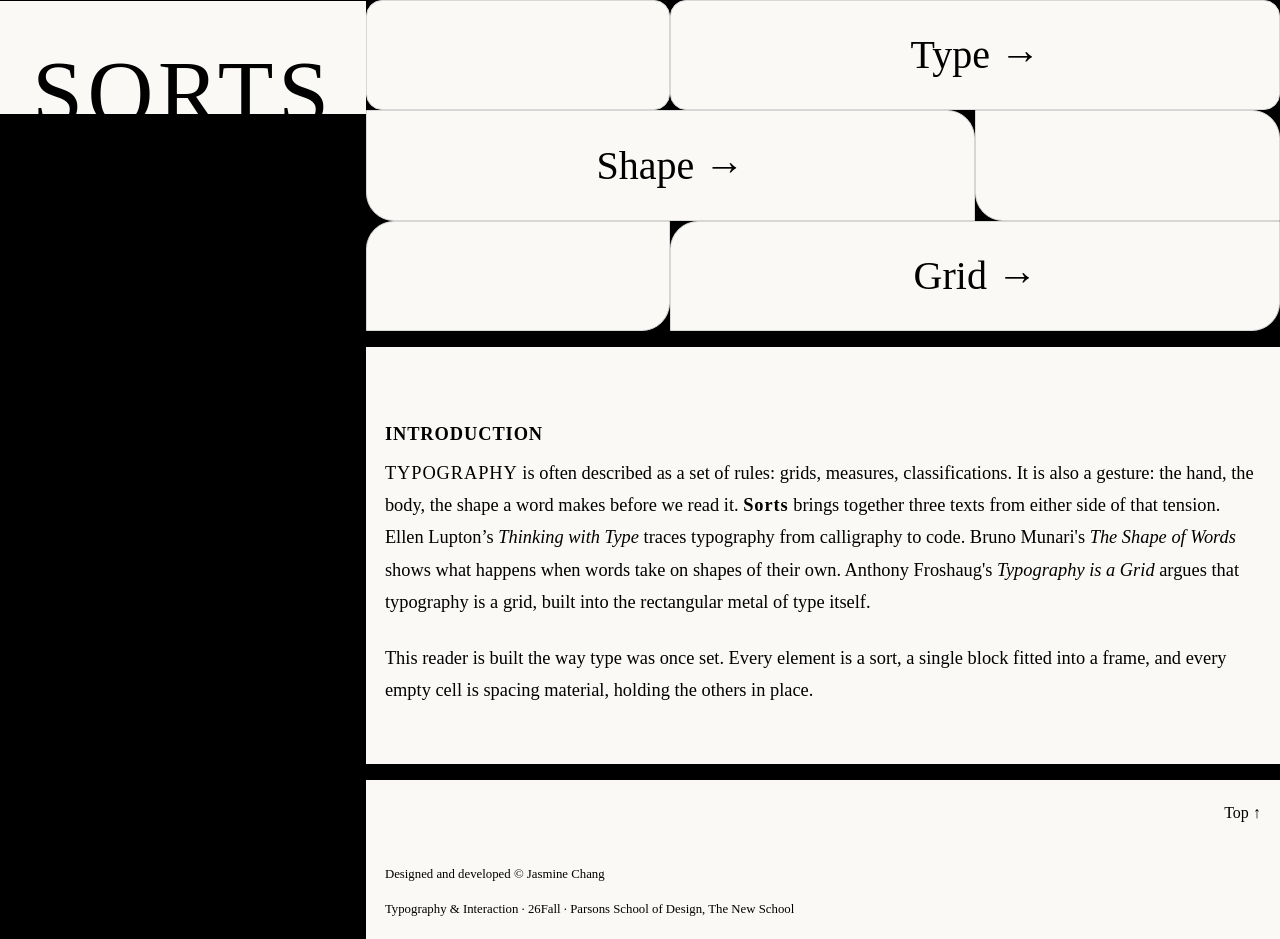
<file: index.html>
<html>
	<head>
		<meta name="viewport" content="width=device-width, initial-scale=1">
		<title>Binding</title>
		<!-- <link href="styles/reset.css" rel="stylesheet"> -->
		<!-- <link href="styles/common.css" rel="stylesheet"> -->
		<style>
			@import 'styles/reset.css' layer(reset);
			@import 'styles/common.css' layer(common);
			@import 'styles/style.css' layer(style);
			/* Declare the layer, and the lower one will always win. */
		</style>
	</head>
	<body>
		<header>
			<h1>Sorts</h1>
		</header>

		<main>
			<article>
				<section class="readings">
					<details class="type" name="readings">
						<summary>
							<h2>Type</h2>
						</summary>
						<div class="case-content">
							<p class="byline">Ellen Lupton, <time datetime="2010">2010</time></p>
							<h3>Thinking with Type</h3>
							<p>Intro…</p>
							<a href="thinking-with-type/" class="read-more">Read more</a>
						</div>
					</details>

					<details class="shape" name="readings">
						<summary>
							<h2>Shape</h2>
						</summary>
						<div class="case-content">
							<p class="byline">Bruno Munari, <time datetime="1971">1971</time></p>
							<h3>The Shape of Words</h3>
							<p>Intro…</p>
							<a href="the-shape-of-words/" class="read-more">Read more</a>
						</div>
					</details>

					<details class="grid" name="readings">
						<summary>
							<h2>Grid</h2>
						</summary>
						<div class="case-content">
							<p class="byline">Anthony Froshaugh, <time datetime="1967">1967</time></p>
							<h3>Typography is a Grid</h3>
							<p>Intro…</p>
							<a href="typography-is-a-grid/" class="read-more">Read more</a>
						</div>
					</details>
				</section>

				<section class="intro">
					<h2>Introduction</h2>

					<p><span class="uppercase">Typography</span> is often described as a set of rules: grids, measures, classifications. It is also a gesture: the hand, the body, the shape a word makes before we read it. <b>Sorts</b> brings together three texts from either side of that tension. Ellen Lupton’s <cite>Thinking with Type</cite> traces typography from calligraphy to code. Bruno Munari's <cite>The Shape of Words</cite> shows what happens when words take on shapes of their own. Anthony Froshaug's <cite>Typography is a Grid</cite> argues that typography is a grid, built into the rectangular metal of type&nbsp;itself.</p>

					<p>This reader is built the way type was once set. Every element is a sort, a single block fitted into a frame, and every empty cell is spacing material, holding the others in&nbsp;place.</p>
				</section>
			</article>
		</main>

		<footer>
			<a href="#top">Top</a>
			<p>Designed and developed © Jasmine Chang</p>
			<p>Typography & Interaction · 26Fall · Parsons School of Design, The New School</p>
		</footer>
	</body>
</html>
</file>
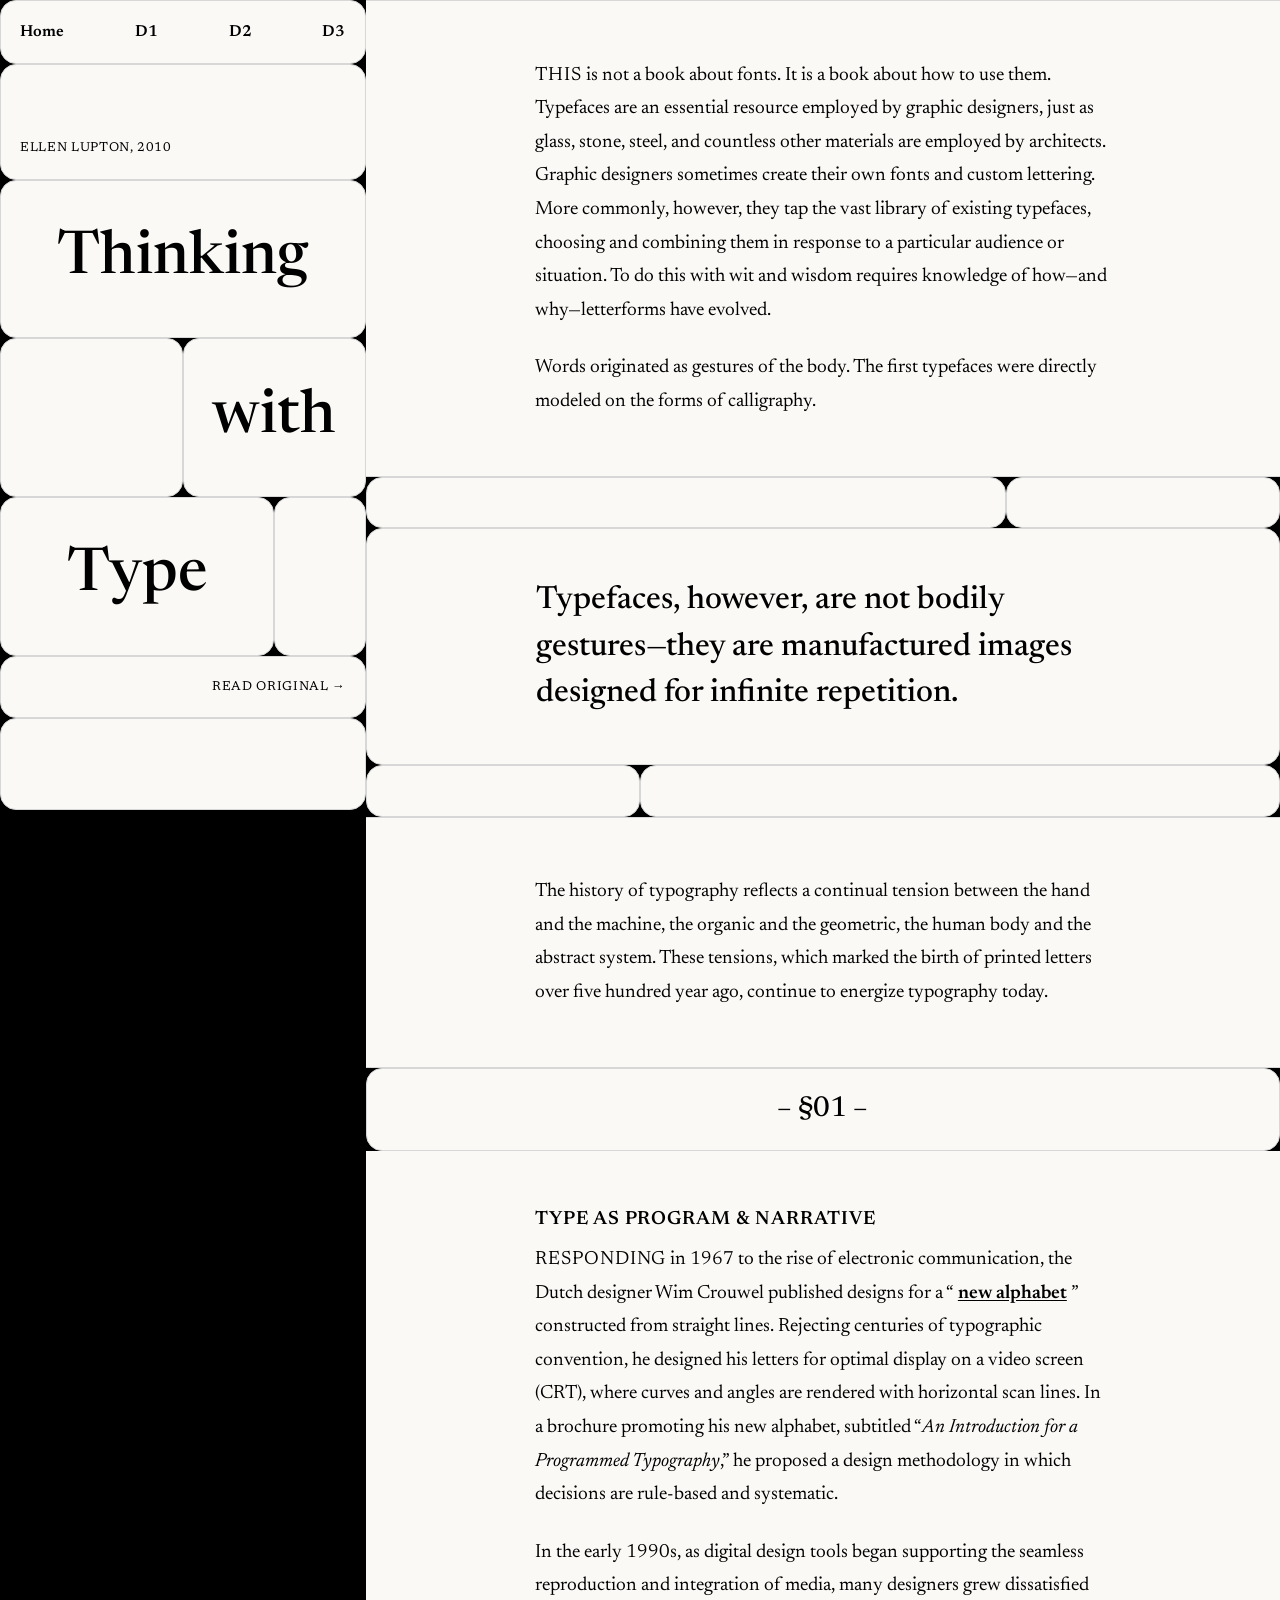
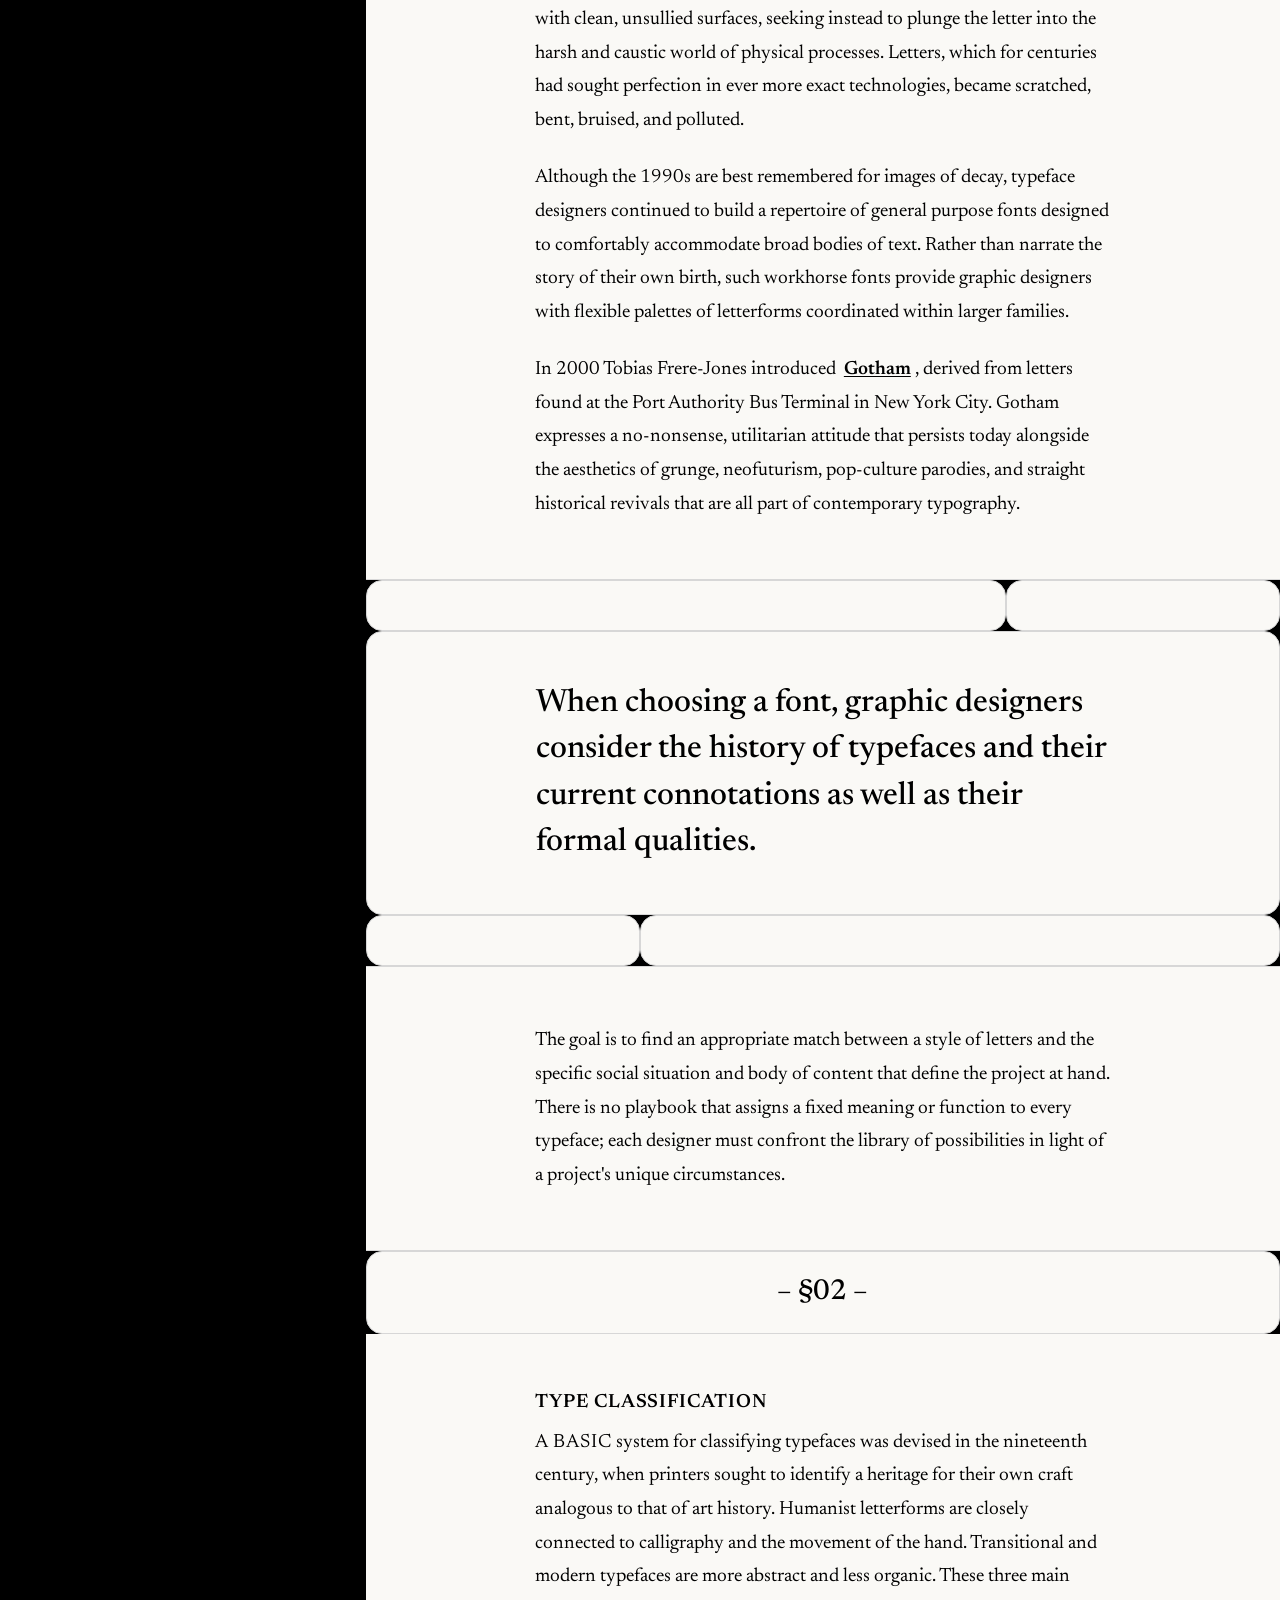
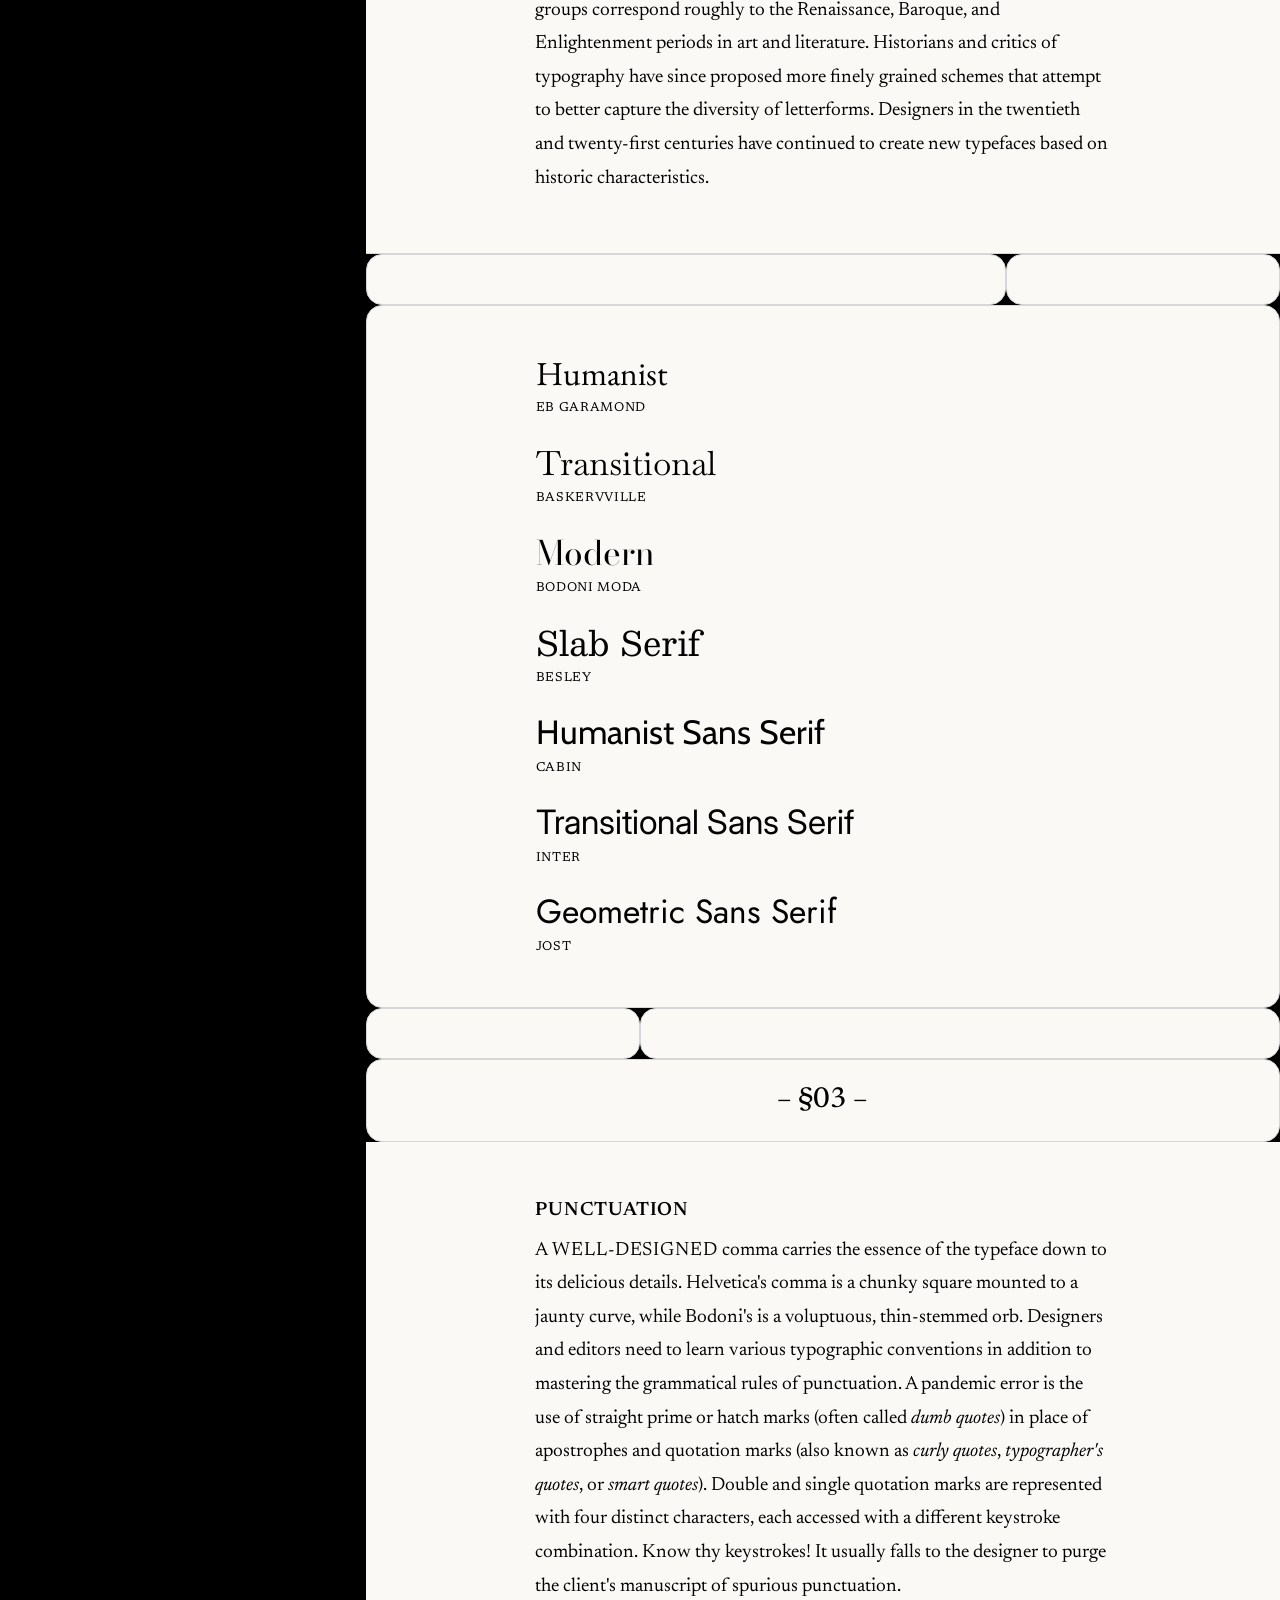
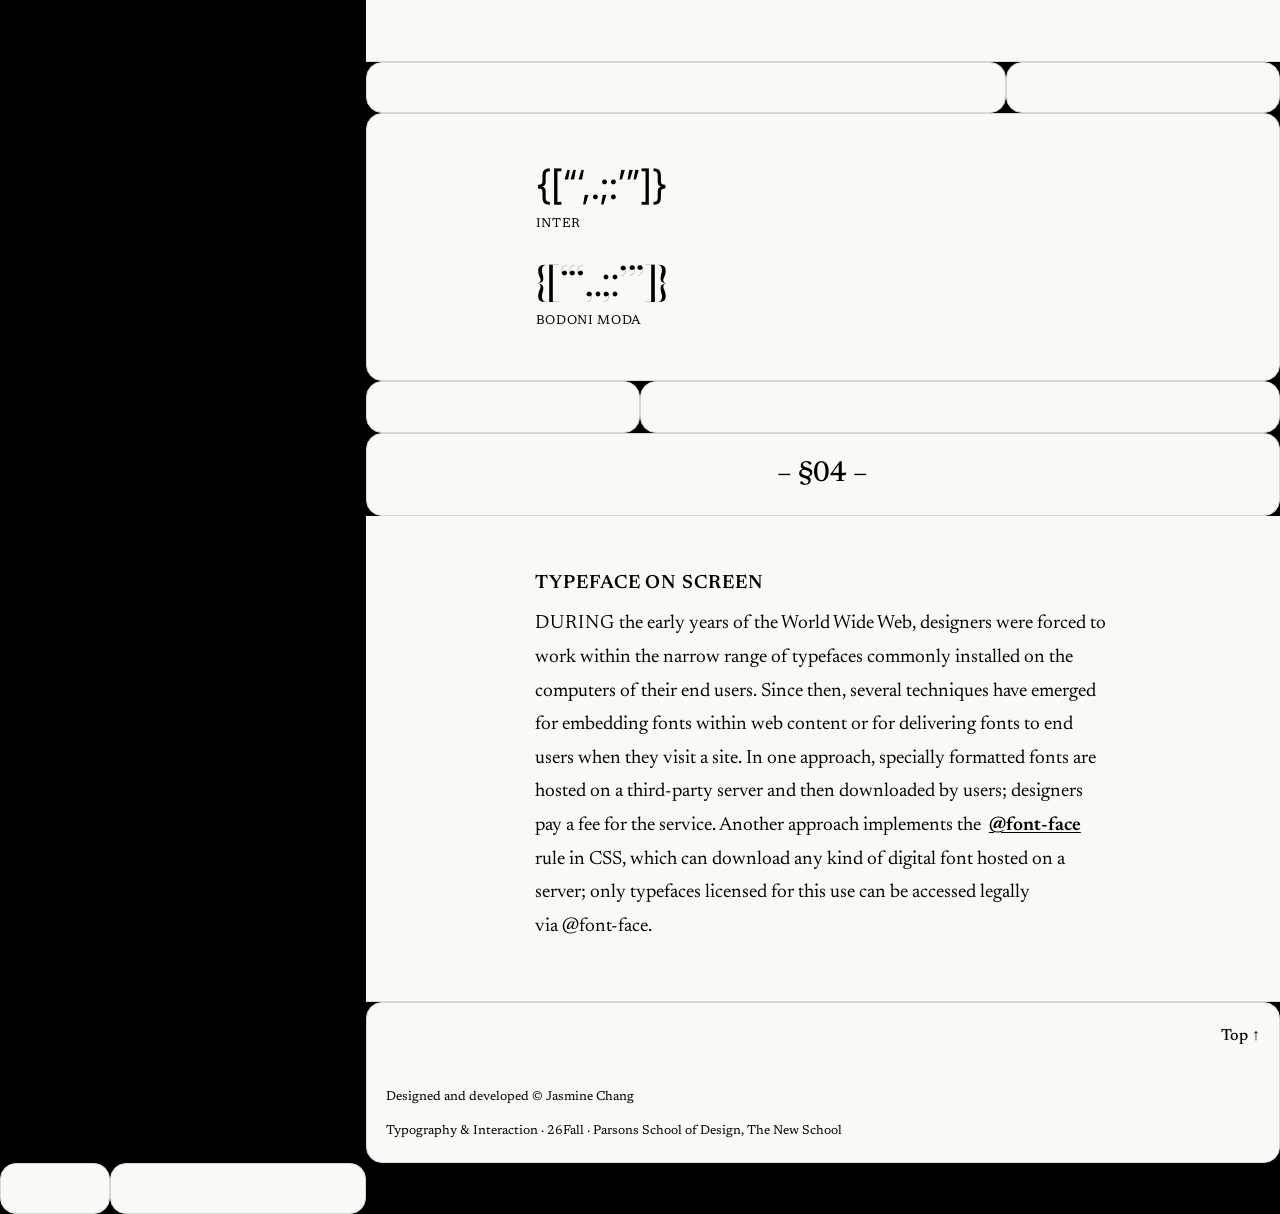
<file: article-name/index.html>
<!DOCTYPE html>
<html lang="en">
	<head>
		<meta name="viewport" content="width=device-width, initial-scale=1">
		<title>Direction 1</title>
		<!-- <link rel="stylesheet" href="../styles/reset.css"> -->
		<!-- <link rel="stylesheet" href="../styles/common.css"> -->
		<!-- <link rel="stylesheet" href="style.css"> -->
		<style>
			@import '../styles/reset.css' layer(reset);
			@import '../styles/common.css' layer(common);
			@import 'style.css' layer(page);
		</style>
	</head>

	<body>
		<header>
			<nav>
				<ul>
					<li><a href="../">Home</a></li>
					<li><a href="../article-name/">D1</a></li> <!-- ../ says go up to the roots -->
					<li><a href="../second-one/">D2</a></li>
					<li><a href="../third-text/">D3</a></li>
				</ul>
			</nav>

			<h1>
				<span>Thinking</span>
				<span>with</span>
				<span>Type</span>
			</h1>

			<p class="byline">Ellen Lupton, <time datetime="2010">2010</time></p>
			<p class="source"><a href="https://readings.design/PDF/thinkingwithtype_ellenlupton.pdf">Read Original</a></p>
		</header>

		<main>
			<article>
				<!-- Section one -->
				<section>
					<p><span class="uppercase">This</span> is not a book about fonts. It is a book about how to use them. Typefaces are an essential resource employed by graphic designers, just as glass, stone, steel, and countless other materials are employed by architects. Graphic designers sometimes create their own fonts and custom lettering. More commonly, however, they tap the vast library of existing typefaces, choosing and combining them in response to a particular audience or situation. To do this with wit and wisdom requires knowledge of how—and why—letterforms have&nbsp;evolved.</p>

					<p>Words originated as gestures of the body. The first typefaces were directly modeled on the forms of&nbsp;calligraphy.</p>

					<div class="blank-row" aria-hidden="true"></div>
					<blockquote>
						<p>Typefaces, however, are not bodily gestures—they are manufactured images designed for infinite&nbsp;repetition.</p>
					</blockquote>
					<div class="blank-row" aria-hidden="true"></div>

					<p>The history of typography reflects a continual tension between the hand and the machine, the organic and the geometric, the human body and the abstract system. These tensions, which marked the birth of printed letters over five hundred year ago, continue to energize typography&nbsp;today.</p>
				</section>

				<!-- Section two -->
				<section>
					<span class="section-number">01</span>
					<h2>Type as Program & Narrative</h2>

					<p><span class="uppercase">Responding</span> in 1967 to the rise of electronic communication, the Dutch designer Wim Crouwel published designs for a “<a href="https://www.moma.org/collection/works/139322">new alphabet</a>” constructed from straight lines. Rejecting centuries of typographic convention, he designed his letters for optimal display on a video screen (CRT), where curves and angles are rendered with horizontal scan lines. In a brochure promoting his new alphabet, subtitled “<cite>An Introduction for a Programmed Typography</cite>,” he proposed a design methodology  in which decisions are rule-based and&nbsp;systematic.</p>

					<p>In the early 1990s, as digital design tools began supporting the seamless reproduction and integration of media, many designers grew dissatisfied with clean, unsullied surfaces, seeking instead to plunge the letter into the harsh and caustic world of physical processes. Letters, which for centuries had sought perfection in ever more exact technologies, became scratched, bent, bruised, and&nbsp;polluted.</p>

					<p>Although the 1990s are best remembered for images of decay, typeface designers continued to build a repertoire of general purpose fonts designed to comfortably accommodate broad bodies of text. Rather than narrate the story of their own birth, such workhorse fonts provide graphic designers with flexible palettes of letterforms coordinated within larger&nbsp;families.</p>

					<p>In 2000 Tobias Frere-Jones introduced <a href="https://frerejones.com/blog/designing-gotham">Gotham</a>, derived from letters found at the Port Authority Bus Terminal in New York City. Gotham expresses a no-nonsense, utilitarian attitude that persists today alongside the aesthetics of grunge, neofuturism, pop-culture parodies, and straight historical revivals that are all part of&nbsp;contemporary typography.</p>

					<div class="blank-row" aria-hidden="true"></div>
					<blockquote>
						<p>When choosing a font, graphic designers consider the history of typefaces and their current connotations as well as their formal&nbsp;qualities.</p>
					</blockquote>
					<div class="blank-row" aria-hidden="true"></div>

					<p>The goal is to find an appropriate match between a style of letters and the specific social situation and body of content that define the project at hand. There is no playbook that assigns  a fixed meaning or function to every typeface; each designer must confront the library of possibilities in light of a project's unique&nbsp;circumstances.</p>
				</section>

				<!-- Section three -->
				<section>
					<span class="section-number">02</span>
					<h2>Type Classification</h2>

					<p><span class="uppercase">A basic</span> system for classifying typefaces was devised in the nineteenth century, when printers sought to identify a heritage for their own craft analogous to that of art history. Humanist letterforms are closely connected to calligraphy and the movement of the hand. Transitional and modern typefaces are more abstract and less organic. These three main groups correspond roughly to the Renaissance, Baroque, and Enlightenment periods in art and literature. Historians and critics of typography have since proposed more finely grained schemes that attempt to better capture the diversity of letterforms. Designers in the twentieth and twenty-first centuries have continued to create new typefaces based on historic&nbsp;characteristics.</p>

					<div class="blank-row" aria-hidden="true"></div>
					<dl class="classification">
						<dt class="humanist">Humanist</dt>
						<dd>EB Garamond</dd>

						<dt class="transitional">Transitional</dt>
						<dd>Baskervville</dd>

						<dt class="modern">Modern</dt>
						<dd>Bodoni Moda</dd>

						<dt class="slab">Slab Serif</dt>
						<dd>Besley</dd>

						<dt class="humanist-sans">Humanist Sans Serif</dt>
						<dd>Cabin</dd>

						<dt class="transitional-sans">Transitional Sans Serif</dt>
						<dd>Inter</dd>

						<dt class="geometric-sans">Geometric Sans Serif</dt>
						<dd>Jost</dd>
					</dl>
					<div class="blank-row" aria-hidden="true"></div>
				</section>

				<!-- Section four -->
				<section>
					<span class="section-number">03</span>
					<h2>Punctuation</h2>

					<p><span class="uppercase">A well-designed</span> comma carries the essence of the typeface down to its delicious details. Helvetica's comma is a chunky square mounted to a jaunty curve, while Bodoni's is a voluptuous, thin-stemmed orb. Designers and editors need to learn various typographic conventions in addition to mastering the grammatical rules of punctuation. A pandemic error is the use of straight prime or hatch marks (often called <em>dumb quotes</em>) in place of apostrophes and quotation marks (also known as <em>curly quotes</em>, <em>typographer's quotes</em>, or <em>smart quotes</em>). Double and single quotation marks are represented with four distinct characters, each accessed with a different keystroke combination. Know thy keystrokes! It usually falls to the designer to purge the client's manuscript of spurious&nbsp;punctuation.</p>

					<div class="blank-row" aria-hidden="true"></div>
					<dl class="punctuation">
						<dt class="transitional-sans">{[“‘,.;:’”]}</dt>
						<dd>Inter</dd>

						<dt class="modern">{[“‘,.;:’”]}</dt>
						<dd>Bodoni Moda</dd>
					</dl>
					<div class="blank-row" aria-hidden="true"></div>
				</section>

				<!-- Section five -->
				<section>
					<span class="section-number">04</span>
					<h2>Typeface on Screen</h2>

					<p><span class="uppercase">During</span> the early years of the World Wide Web, designers were forced to work within the narrow range of typefaces commonly installed on the computers of their end users. Since then, several techniques have emerged for embedding fonts within web content or for delivering fonts to end users when they visit a site. In one approach, specially formatted fonts are hosted on a third-party server and then downloaded by users; designers pay a fee for the service. Another approach implements the <a href="https://developer.mozilla.org/en-US/docs/Web/CSS/Reference/At-rules/@font-face"><code>@font-face</code></a> rule in CSS, which can download any kind of digital font hosted on a server; only typefaces licensed for this use can be accessed legally via&nbsp;@font-face.</p>
				</section>
			</article>
		</main>

		<footer>
			<a href="#top">Top</a>
			<p>Designed and developed © Jasmine Chang</p>
			<p>Typography & Interaction · 26Fall · Parsons School of Design, The New School</p>
		</footer>
		<div class="blank-row" aria-hidden="true"></div>
	</body>
</html>
</file>
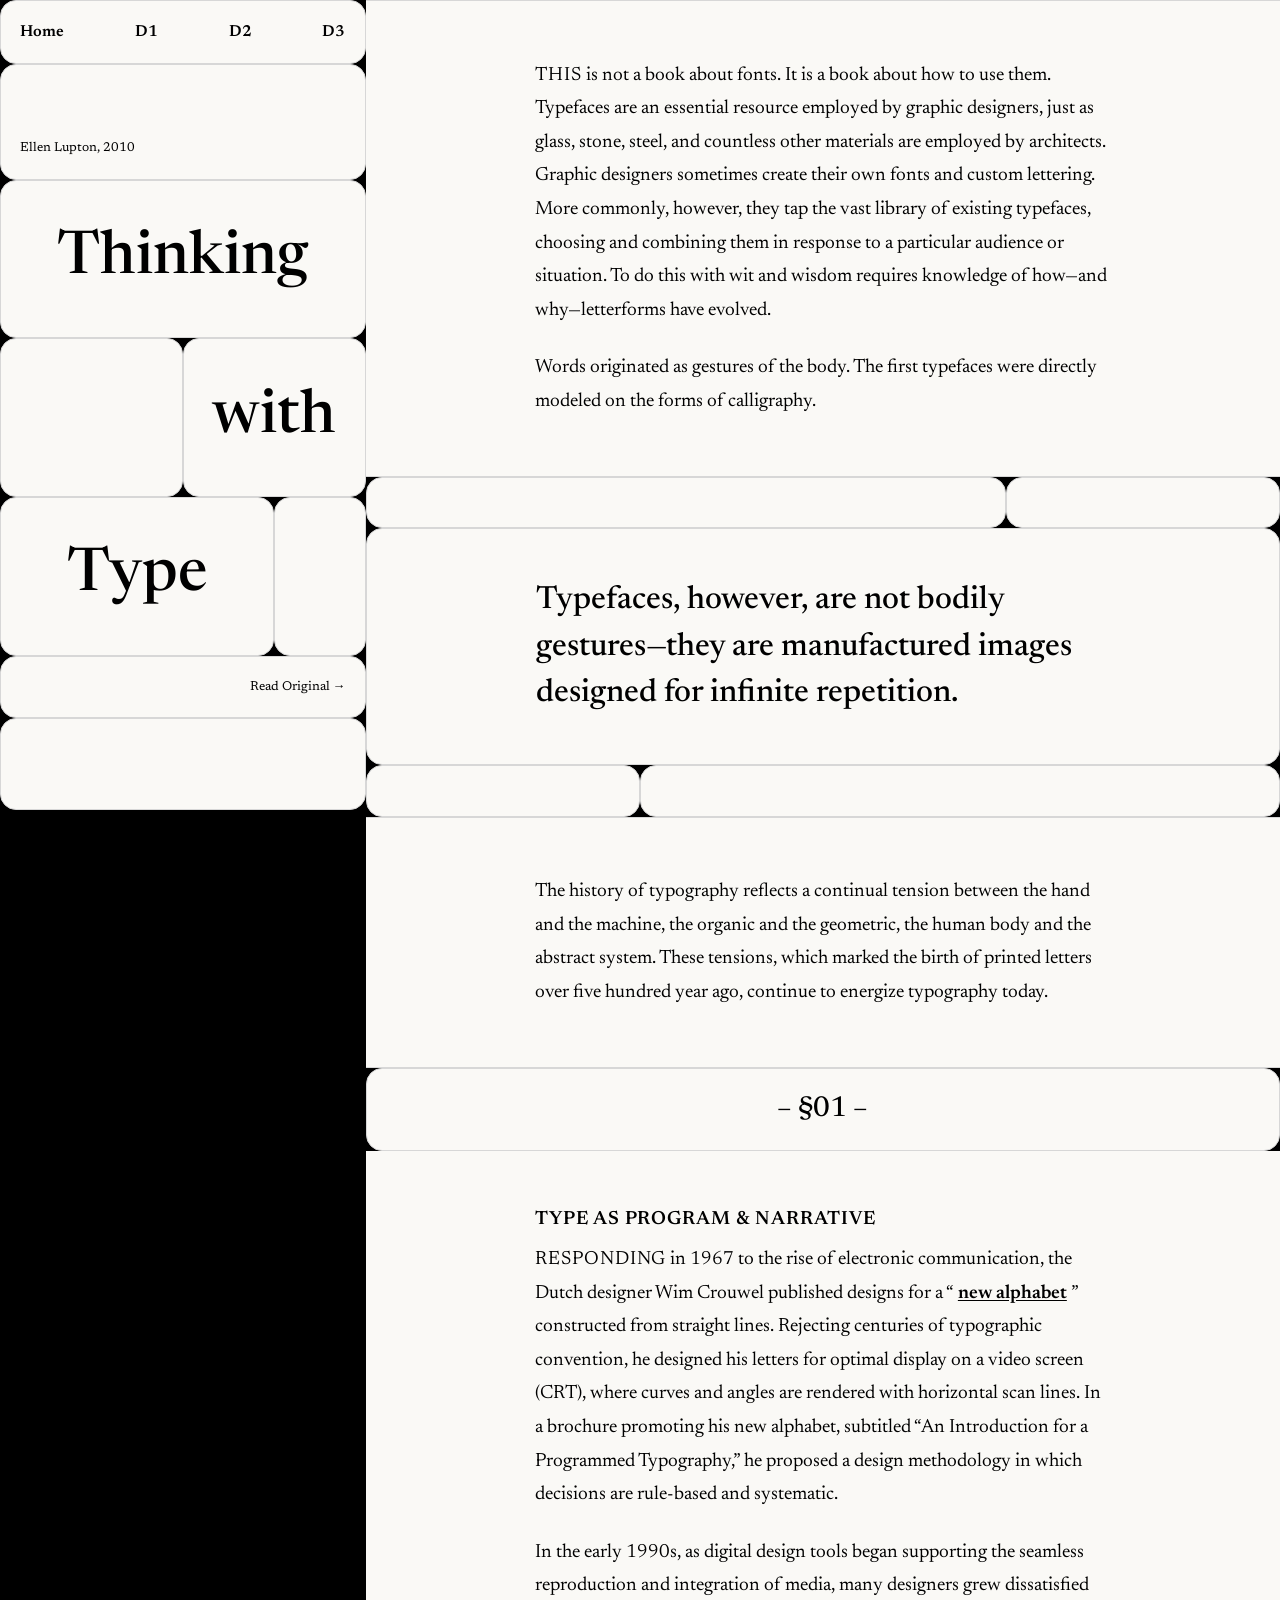
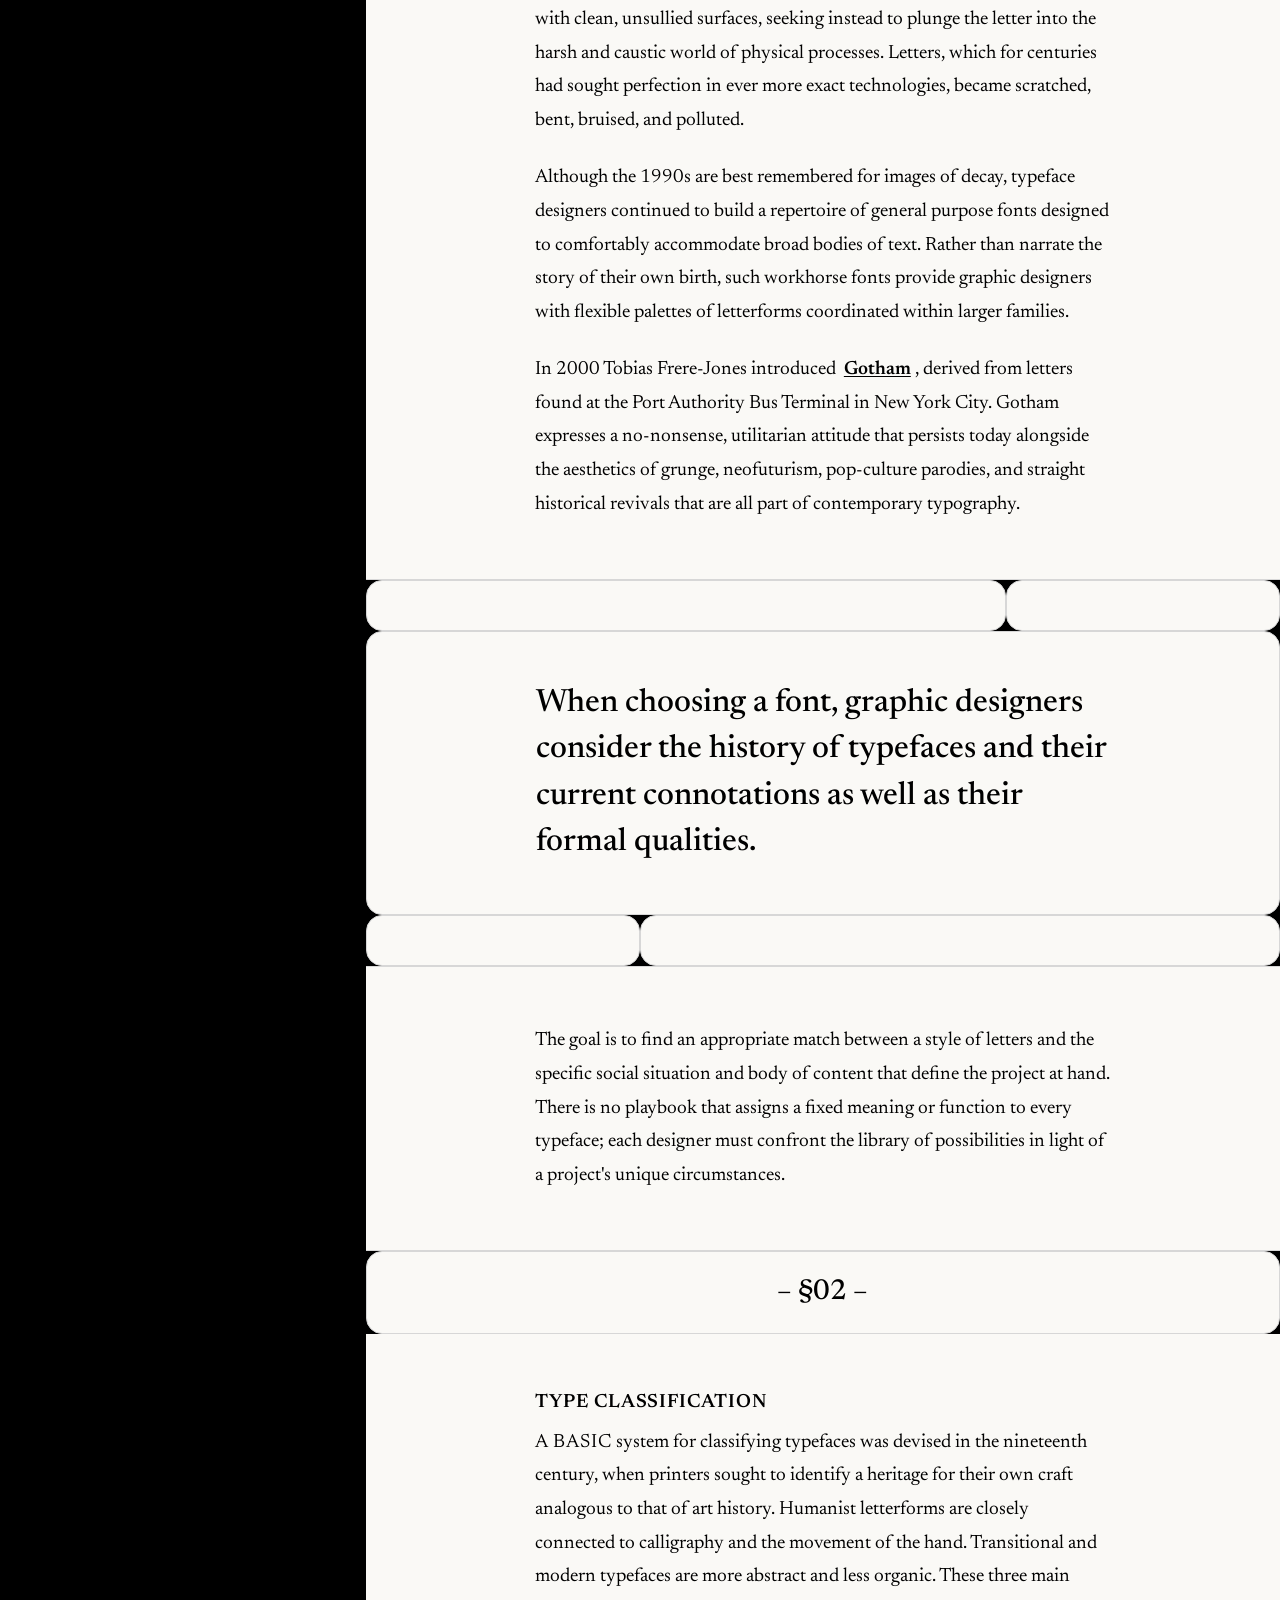
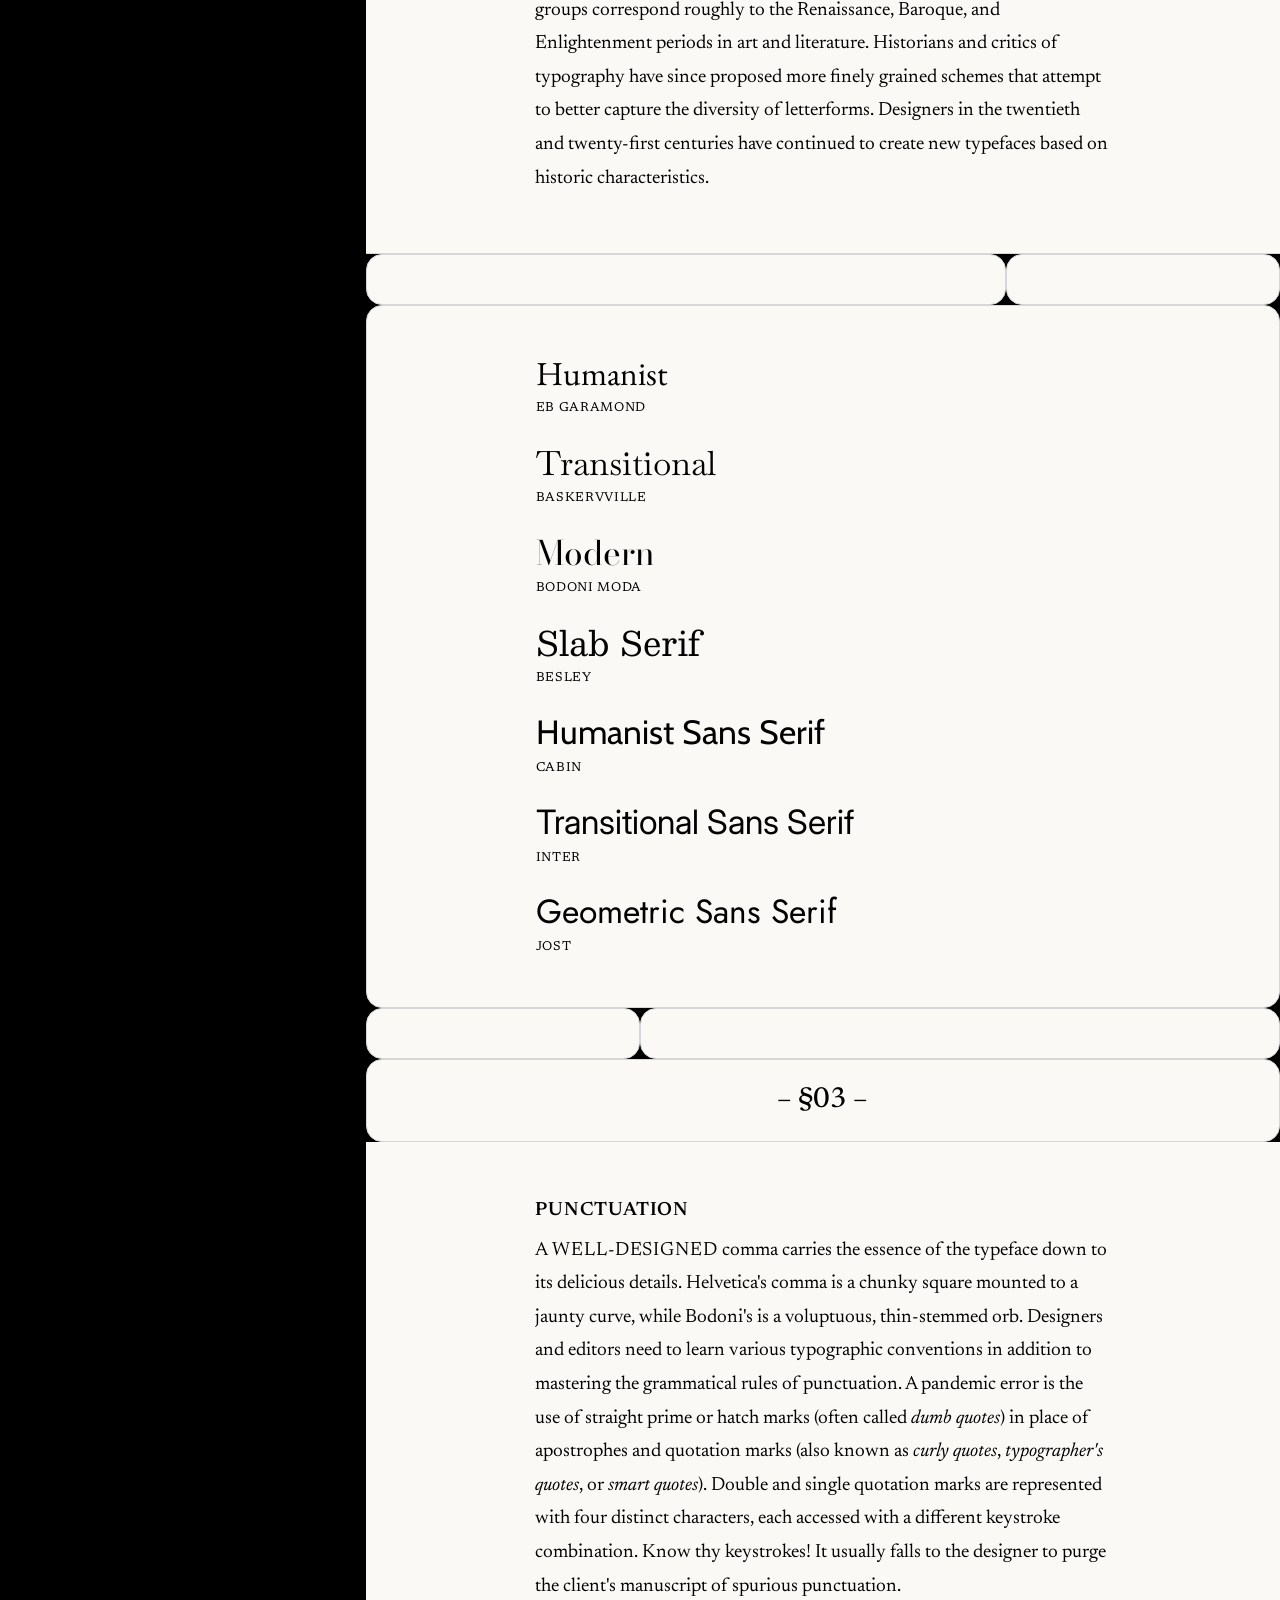
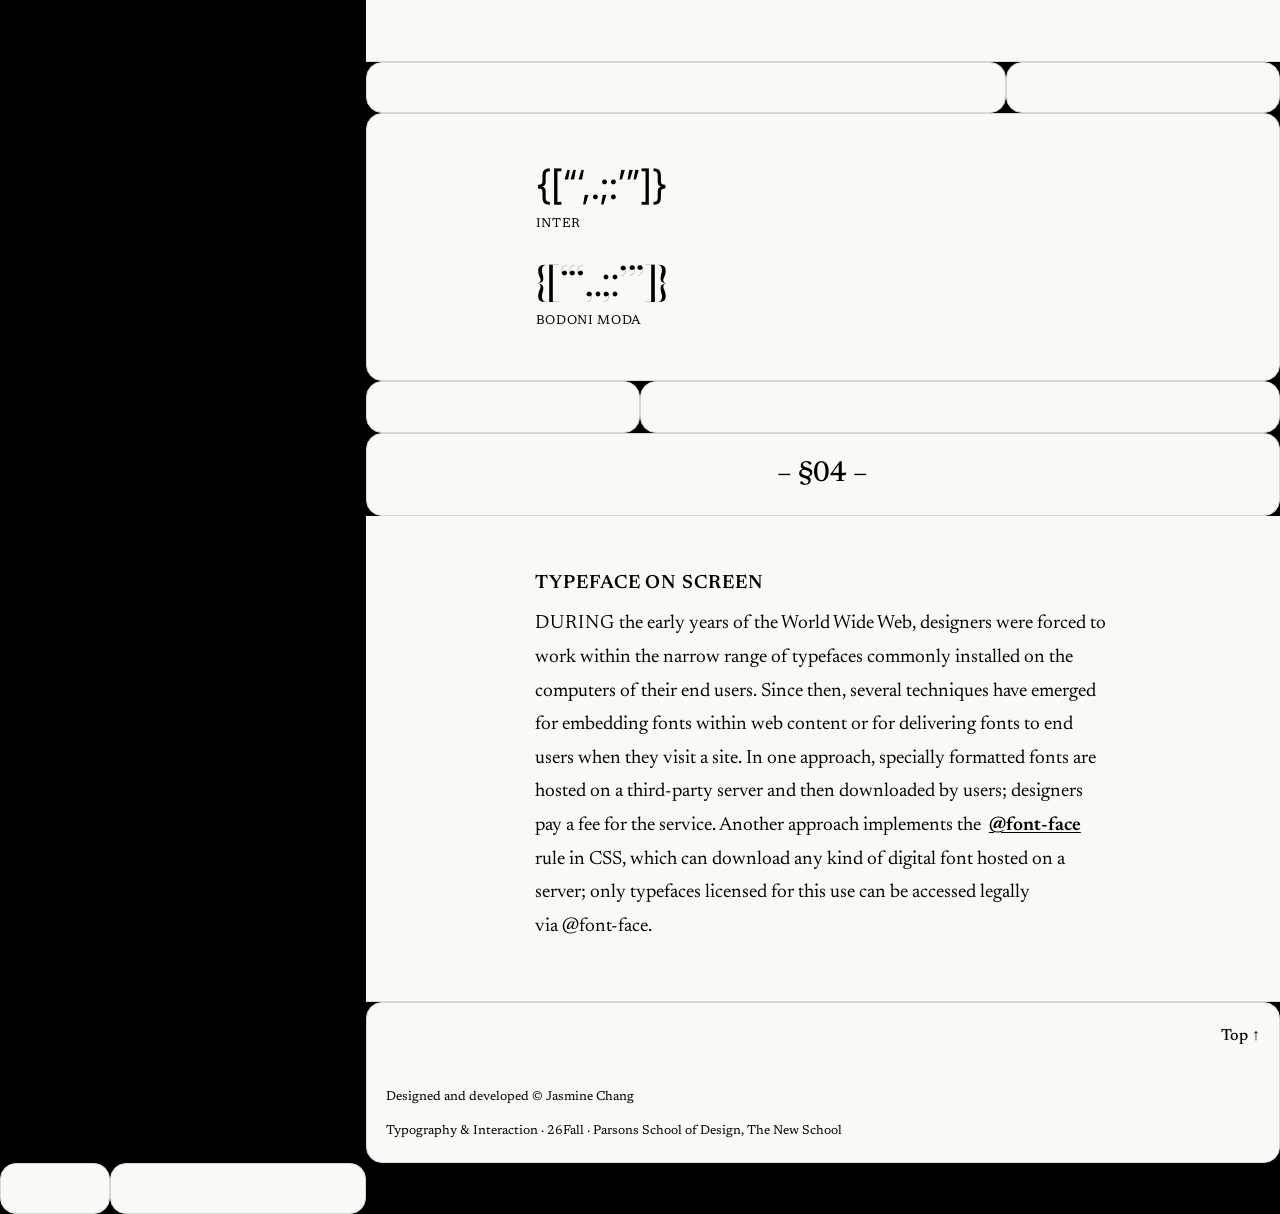
<file: direction-1/index.html>
<!DOCTYPE html>
<html lang="en">
	<head>
		<meta name="viewport" content="width=device-width, initial-scale=1">
		<title>Direction 1</title>
		<!-- <link rel="stylesheet" href="../styles/reset.css"> -->
		<!-- <link rel="stylesheet" href="../styles/common.css"> -->
		<!-- <link rel="stylesheet" href="style.css"> -->
		<style>
			@import '../styles/reset.css' layer(reset);
			@import '../styles/common.css' layer(common);
			@import 'style.css' layer(page);
		</style>
	</head>

	<body>
		<header>
			<nav>
				<ul>
					<li><a href="../">Home</a></li>
					<li><a href="../direction-1/index.html">D1</a></li> <!-- ../ says go up to the roots -->
					<li><a href="../direction-2/index.html">D2</a></li>
					<li><a href="../direction-3/index.html">D3</a></li>
				</ul>
			</nav>

			<h1>
				<span>Thinking</span>
				<span>with</span>
				<span>Type</span>
			</h1>

			<p class="byline">Ellen Lupton, <time datetime="2010">2010</time></p>
			<p class="source"><a href="https://readings.design/PDF/thinkingwithtype_ellenlupton.pdf">Read Original</a></p>
		</header>

		<main>
			<article>
				<!-- Section one -->
				<section>
					<p><span class="uppercase">This</span> is not a book about fonts. It is a book about how to use them. Typefaces are an essential resource employed by graphic designers, just as glass, stone, steel, and countless other materials are employed by architects. Graphic designers sometimes create their own fonts and custom lettering. More commonly, however, they tap the vast library of existing typefaces, choosing and combining them in response to a particular audience or situation. To do this with wit and wisdom requires knowledge of how—and why—letterforms have&nbsp;evolved.</p>

					<p>Words originated as gestures of the body. The first typefaces were directly modeled on the forms of&nbsp;calligraphy.</p>

					<div class="blank-row" aria-hidden="true"></div>
					<blockquote>
						<p>Typefaces, however, are not bodily gestures—they are manufactured images designed for infinite&nbsp;repetition.</p>
					</blockquote>
					<div class="blank-row" aria-hidden="true"></div>

					<p>The history of typography reflects a continual tension between the hand and the machine, the organic and the geometric, the human body and the abstract system. These tensions, which marked the birth of printed letters over five hundred year ago, continue to energize typography&nbsp;today.</p>
				</section>

				<!-- Section two -->
				<section>
					<span class="section-number">01</span>
					<h2>Type as Program & Narrative</h2>

					<p><span class="uppercase">Responding</span> in 1967 to the rise of electronic communication, the Dutch designer Wim Crouwel published designs for a “<a href="https://www.moma.org/collection/works/139322">new alphabet</a>” constructed from straight lines. Rejecting centuries of typographic convention, he designed his letters for optimal display on a video screen (CRT), where curves and angles are rendered with horizontal scan lines. In a brochure promoting his new alphabet, subtitled “<cite>An Introduction for a Programmed Typography</cite>,” he proposed a design methodology  in which decisions are rule-based and&nbsp;systematic.</p>

					<p>In the early 1990s, as digital design tools began supporting the seamless reproduction and integration of media, many designers grew dissatisfied with clean, unsullied surfaces, seeking instead to plunge the letter into the harsh and caustic world of physical processes. Letters, which for centuries had sought perfection in ever more exact technologies, became scratched, bent, bruised, and&nbsp;polluted.</p>

					<p>Although the 1990s are best remembered for images of decay, typeface designers continued to build a repertoire of general purpose fonts designed to comfortably accommodate broad bodies of text. Rather than narrate the story of their own birth, such workhorse fonts provide graphic designers with flexible palettes of letterforms coordinated within larger&nbsp;families.</p>

					<p>In 2000 Tobias Frere-Jones introduced <a href="https://frerejones.com/blog/designing-gotham">Gotham</a>, derived from letters found at the Port Authority Bus Terminal in New York City. Gotham expresses a no-nonsense, utilitarian attitude that persists today alongside the aesthetics of grunge, neofuturism, pop-culture parodies, and straight historical revivals that are all part of&nbsp;contemporary typography.</p>

					<div class="blank-row" aria-hidden="true"></div>
					<blockquote>
						<p>When choosing a font, graphic designers consider the history of typefaces and their current connotations as well as their formal&nbsp;qualities.</p>
					</blockquote>
					<div class="blank-row" aria-hidden="true"></div>

					<p>The goal is to find an appropriate match between a style of letters and the specific social situation and body of content that define the project at hand. There is no playbook that assigns  a fixed meaning or function to every typeface; each designer must confront the library of possibilities in light of a project's unique&nbsp;circumstances.</p>
				</section>

				<!-- Section three -->
				<section>
					<span class="section-number">02</span>
					<h2>Type Classification</h2>

					<p><span class="uppercase">A basic</span> system for classifying typefaces was devised in the nineteenth century, when printers sought to identify a heritage for their own craft analogous to that of art history. Humanist letterforms are closely connected to calligraphy and the movement of the hand. Transitional and modern typefaces are more abstract and less organic. These three main groups correspond roughly to the Renaissance, Baroque, and Enlightenment periods in art and literature. Historians and critics of typography have since proposed more finely grained schemes that attempt to better capture the diversity of letterforms. Designers in the twentieth and twenty-first centuries have continued to create new typefaces based on historic&nbsp;characteristics.</p>

					<div class="blank-row" aria-hidden="true"></div>
					<dl class="classification">
						<dt class="humanist">Humanist</dt>
						<dd>EB Garamond</dd>

						<dt class="transitional">Transitional</dt>
						<dd>Baskervville</dd>

						<dt class="modern">Modern</dt>
						<dd>Bodoni Moda</dd>

						<dt class="slab">Slab Serif</dt>
						<dd>Besley</dd>

						<dt class="humanist-sans">Humanist Sans Serif</dt>
						<dd>Cabin</dd>

						<dt class="transitional-sans">Transitional Sans Serif</dt>
						<dd>Inter</dd>

						<dt class="geometric-sans">Geometric Sans Serif</dt>
						<dd>Jost</dd>
					</dl>
					<div class="blank-row" aria-hidden="true"></div>
				</section>

				<!-- Section four -->
				<section>
					<span class="section-number">03</span>
					<h2>Punctuation</h2>

					<p><span class="uppercase">A well-designed</span> comma carries the essence of the typeface down to its delicious details. Helvetica's comma is a chunky square mounted to a jaunty curve, while Bodoni's is a voluptuous, thin-stemmed orb. Designers and editors need to learn various typographic conventions in addition to mastering the grammatical rules of punctuation. A pandemic error is the use of straight prime or hatch marks (often called <em>dumb quotes</em>) in place of apostrophes and quotation marks (also known as <em>curly quotes</em>, <em>typographer's quotes</em>, or <em>smart quotes</em>). Double and single quotation marks are represented with four distinct characters, each accessed with a different keystroke combination. Know thy keystrokes! It usually falls to the designer to purge the client's manuscript of spurious&nbsp;punctuation.</p>

					<div class="blank-row" aria-hidden="true"></div>
					<dl class="punctuation">
						<dt class="transitional-sans">{[“‘,.;:’”]}</dt>
						<dd>Inter</dd>

						<dt class="modern">{[“‘,.;:’”]}</dt>
						<dd>Bodoni Moda</dd>
					</dl>
					<div class="blank-row" aria-hidden="true"></div>
				</section>

				<!-- Section five -->
				<section>
					<span class="section-number">04</span>
					<h2>Typeface on Screen</h2>

					<p><span class="uppercase">During</span> the early years of the World Wide Web, designers were forced to work within the narrow range of typefaces commonly installed on the computers of their end users. Since then, several techniques have emerged for embedding fonts within web content or for delivering fonts to end users when they visit a site. In one approach, specially formatted fonts are hosted on a third-party server and then downloaded by users; designers pay a fee for the service. Another approach implements the <a href="https://developer.mozilla.org/en-US/docs/Web/CSS/Reference/At-rules/@font-face"><code>@font-face</code></a> rule in CSS, which can download any kind of digital font hosted on a server; only typefaces licensed for this use can be accessed legally via&nbsp;@font-face.</p>
				</section>
			</article>
		</main>

		<footer>
			<a href="#top">Top</a>
			<p>Designed and developed © Jasmine Chang</p>
			<p>Typography & Interaction · 26Fall · Parsons School of Design, The New School</p>
		</footer>
		<div class="blank-row" aria-hidden="true"></div>
	</body>
</html>
</file>
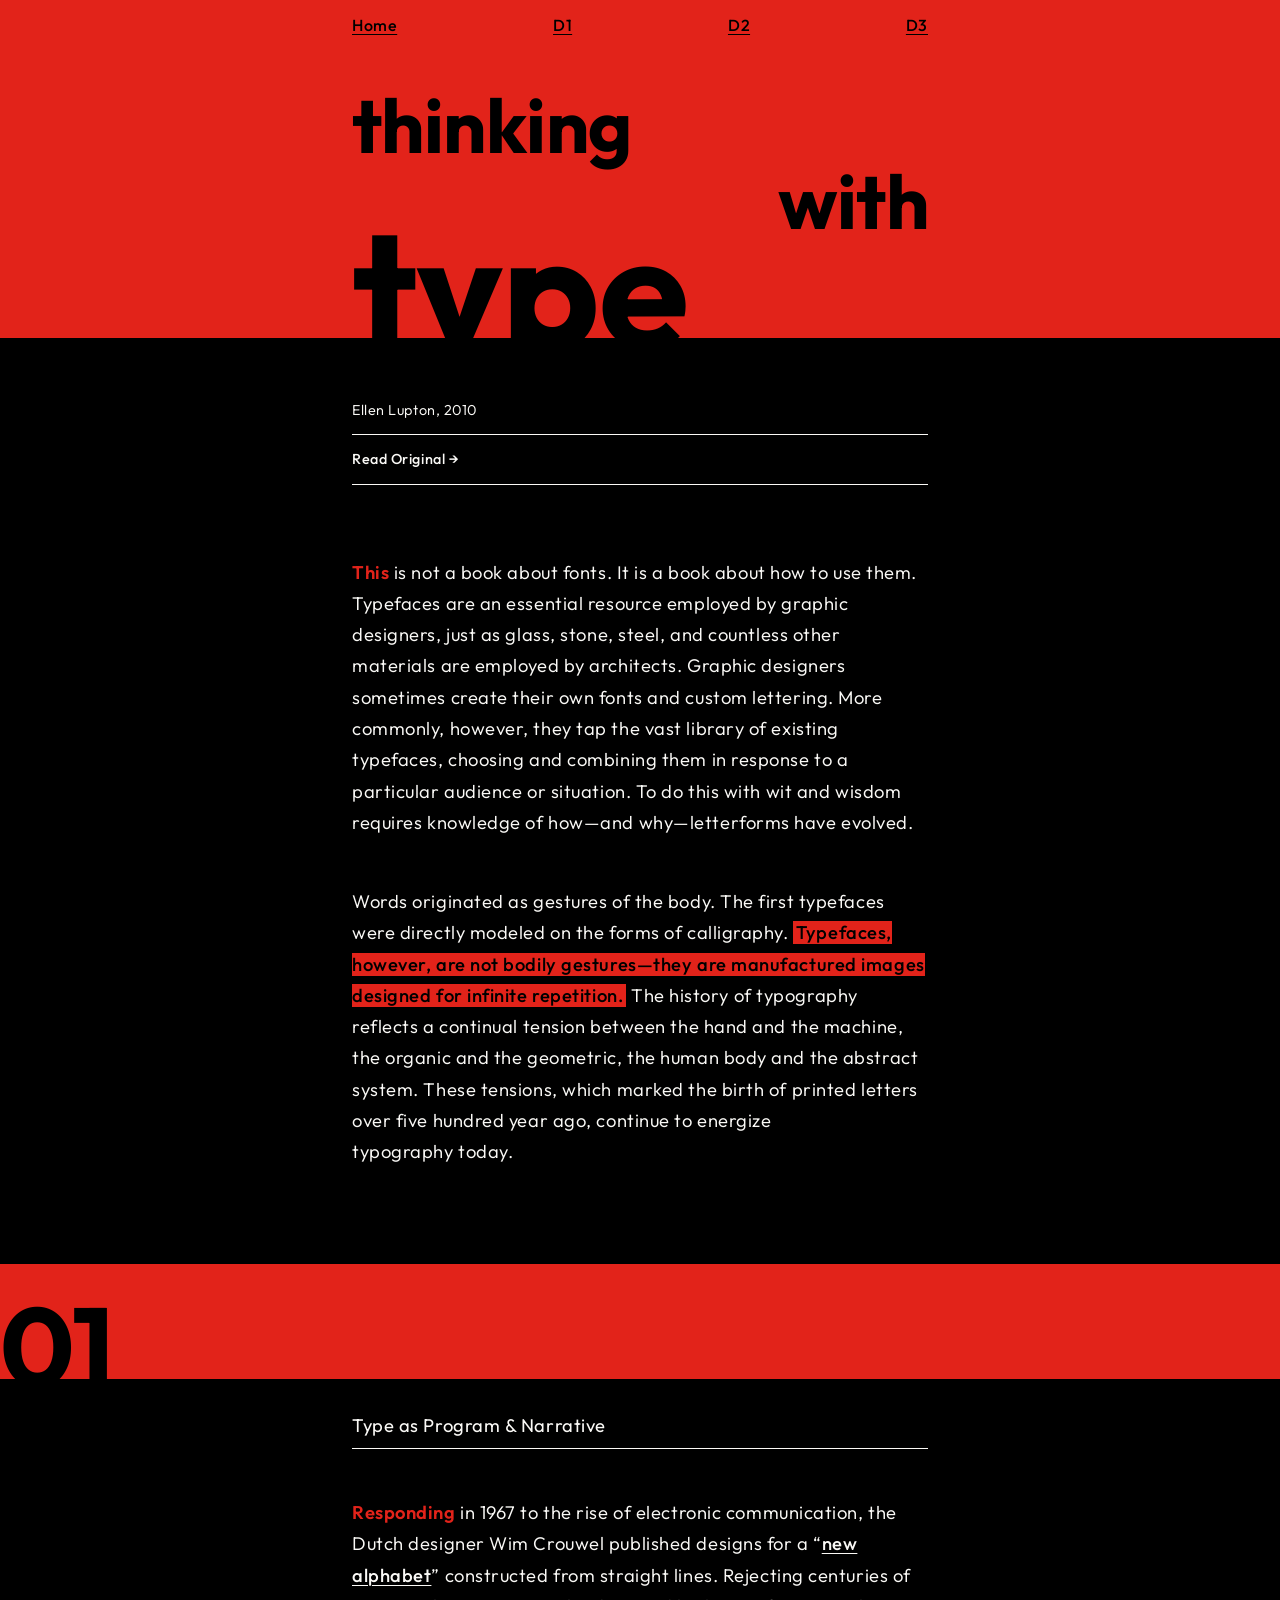
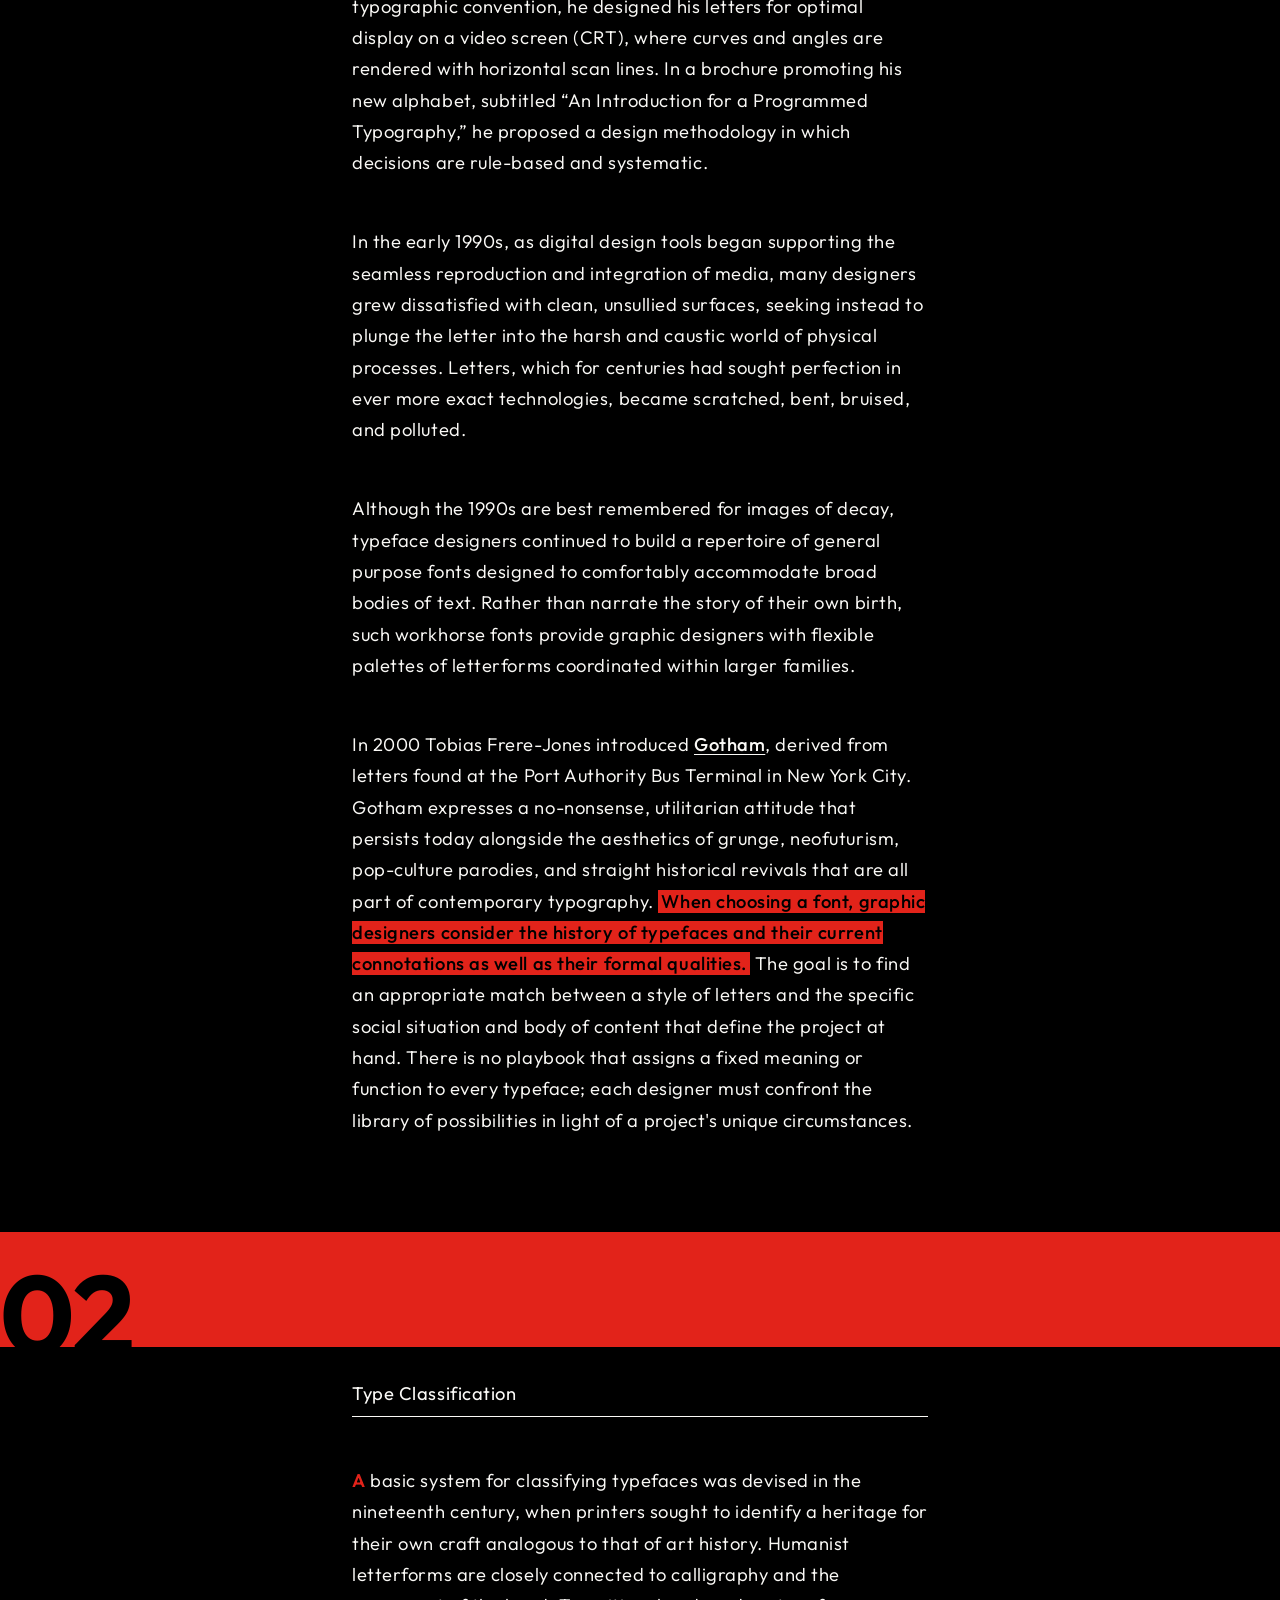
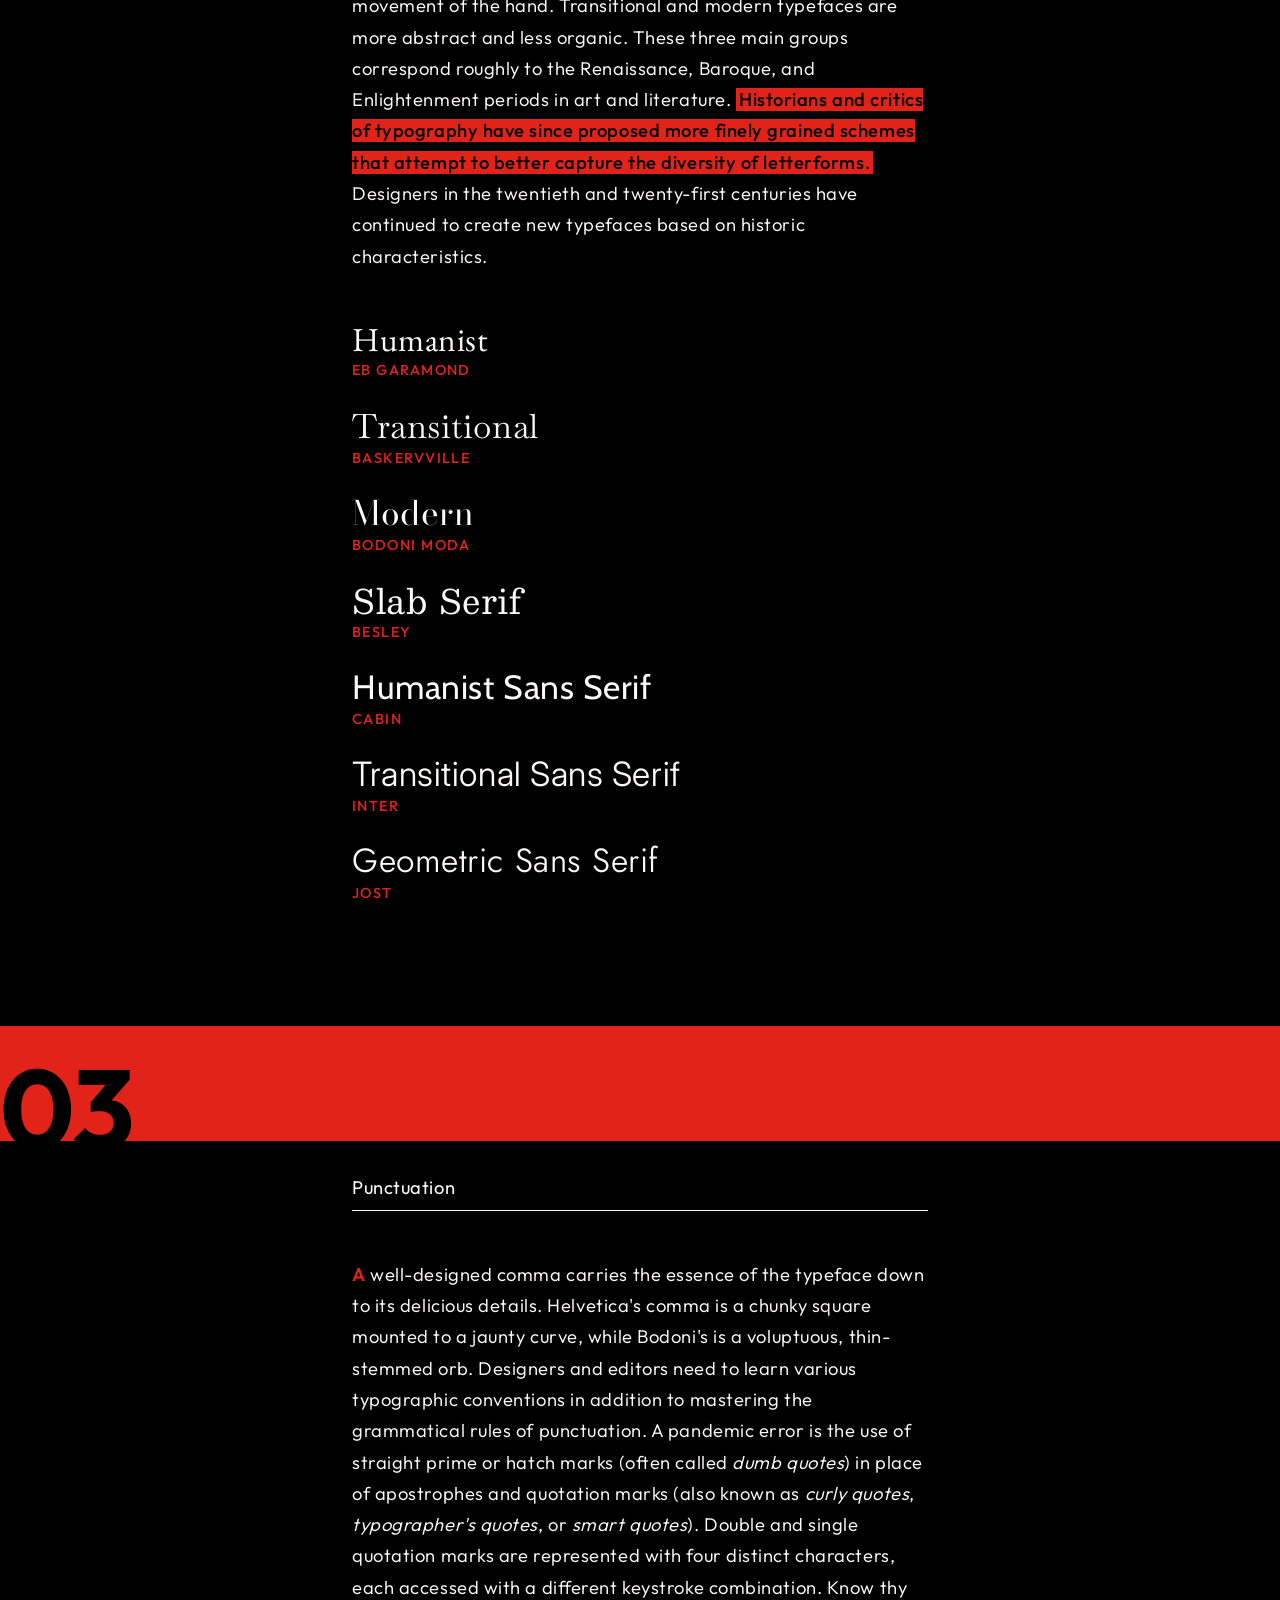
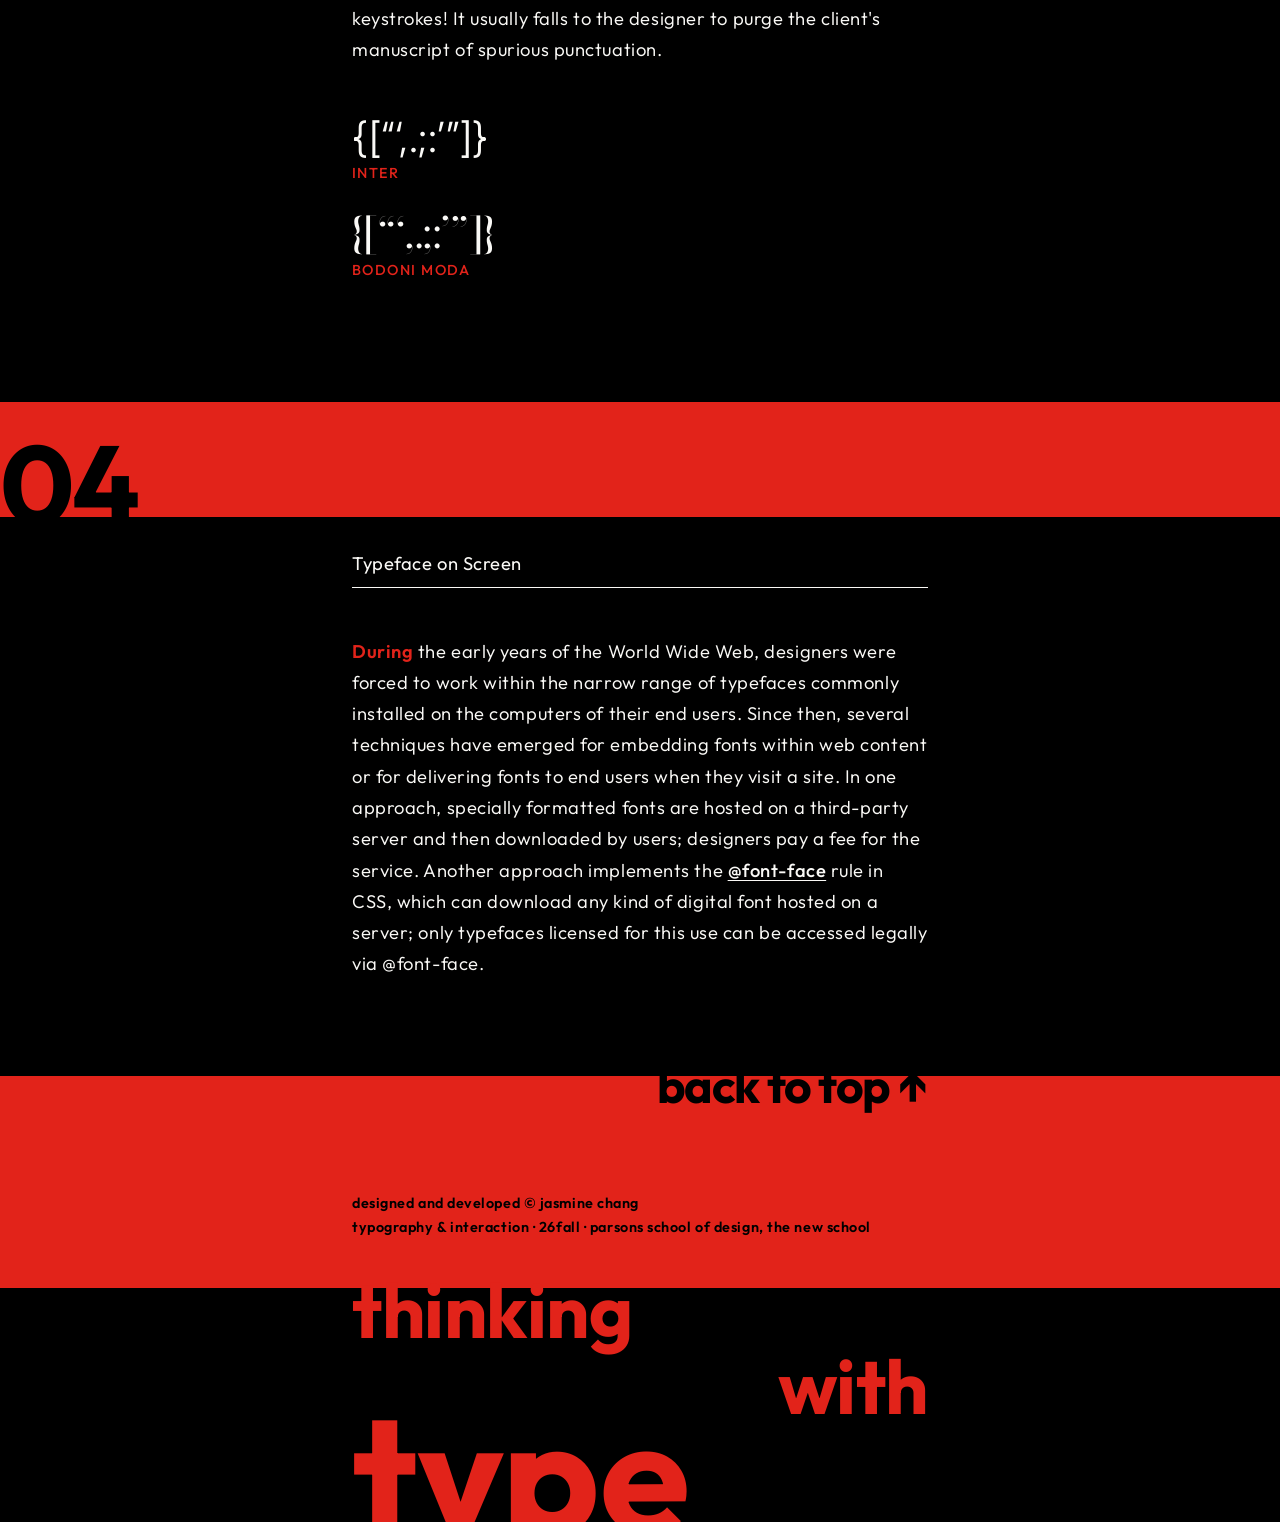
<file: direction-2/index.html>
<!DOCTYPE html>
<html lang="en">
	<head>
		<meta name="viewport" content="width=device-width, initial-scale=1">
		<title>Direction 2</title>
		<!-- <link rel="stylesheet" href="../styles/reset.css"> -->
		<!-- <link rel="stylesheet" href="../styles/common.css"> -->
		<!-- <link rel="stylesheet" href="style.css"> -->
		<style>
			@import '../styles/reset.css' layer(reset);
			@import '../styles/common.css' layer(common);
			@import 'style.css' layer(page);
		</style>
	</head>

	<body>
		<header>
			<nav>
				<ul>
					<li><a href="../">Home</a></li>
					<li><a href="../direction-1/index.html">D1</a></li>
					<li><a href="../direction-2/index.html">D2</a></li>
					<li><a href="../direction-3/index.html">D3</a></li>
				</ul>
			</nav>

			<h1>
				<span>Thinking</span>
				<span>with</span>
				<span>Type</span>
			</h1>

			<p class="byline">Ellen Lupton, <time datetime="2010">2010</time></p>
			<p class="source"><a href="https://readings.design/PDF/thinkingwithtype_ellenlupton.pdf">Read Original</a></p>
		</header>

		<main>
			<article>
				<!-- Section one -->
				<section>
					<p><span class="first-letter">This</span> is not a book about fonts. It is a book about how to use them. Typefaces are an essential resource employed by graphic designers, just as glass, stone, steel, and countless other materials are employed by architects. Graphic designers sometimes create their own fonts and custom lettering. More commonly, however, they tap the vast library of existing typefaces, choosing and combining them in response to a particular audience or situation. To do this with wit and wisdom requires knowledge of how—and why—letterforms have&nbsp;evolved.</p>

					<p>Words originated as gestures of the body. The first typefaces were directly modeled on the forms of&nbsp;calligraphy. <mark>Typefaces, however, are not bodily gestures—they are manufactured images designed for infinite repetition.</mark> The history of typography reflects a continual tension between the hand and the machine, the organic and the geometric, the human body and the abstract system. These tensions, which marked the birth of printed letters over five hundred year ago, continue to energize typography&nbsp;today.</p>
				</section>

				<!-- Section two -->
				<section>
					<h2>
						<span class="section-number">01</span>
						<span class="section-title">Type as Program & Narrative</span>
					</h2>

					<p><span class="first-letter">Responding</span> in 1967 to the rise of electronic communication, the Dutch designer Wim Crouwel published designs for a “<a href="https://www.moma.org/collection/works/139322">new alphabet</a>” constructed from straight lines. Rejecting centuries of typographic convention, he designed his letters for optimal display on a video screen (CRT), where curves and angles are rendered with horizontal scan lines. In a brochure promoting his new alphabet, subtitled “<cite>An Introduction for a Programmed Typography</cite>,” he proposed a design methodology  in which decisions are rule-based and&nbsp;systematic.</p>

					<p>In the early 1990s, as digital design tools began supporting the seamless reproduction and integration of media, many designers grew dissatisfied with clean, unsullied surfaces, seeking instead to plunge the letter into the harsh and caustic world of physical processes. Letters, which for centuries had sought perfection in ever more exact technologies, became scratched, bent, bruised, and&nbsp;polluted.</p>

					<p>Although the 1990s are best remembered for images of decay, typeface designers continued to build a repertoire of general purpose fonts designed to comfortably accommodate broad bodies of text. Rather than narrate the story of their own birth, such workhorse fonts provide graphic designers with flexible palettes of letterforms coordinated within larger&nbsp;families.</p>

					<p>In 2000 Tobias Frere-Jones introduced <a href="https://frerejones.com/blog/designing-gotham">Gotham</a>, derived from letters found at the Port Authority Bus Terminal in New York City. Gotham expresses a no-nonsense, utilitarian attitude that persists today alongside the aesthetics of grunge, neofuturism, pop-culture parodies, and straight historical revivals that are all part of&nbsp;contemporary typography. <mark>When choosing a font, graphic designers consider the history of typefaces and their current connotations as well as their formal qualities.</mark> The goal is to find an appropriate match between a style of letters and the specific social situation and body of content that define the project at hand. There is no playbook that assigns  a fixed meaning or function to every typeface; each designer must confront the library of possibilities in light of a project's unique&nbsp;circumstances.</p>
				</section>

				<!-- Section three -->
				<section>
					<h2>
						<span class="section-number">02</span>
						<span class="section-title">Type Classification</span>
					</h2>

					<p><span class="first-letter">A</span> basic system for classifying typefaces was devised in the nineteenth century, when printers sought to identify a heritage for their own craft analogous to that of art history. Humanist letterforms are closely connected to calligraphy and the movement of the hand. Transitional and modern typefaces are more abstract and less organic. These three main groups correspond roughly to the Renaissance, Baroque, and Enlightenment periods in art and literature. <mark>Historians and critics of typography have since proposed more finely grained schemes that attempt to better capture the diversity of letterforms.</mark> Designers in the twentieth and twenty-first centuries have continued to create new typefaces based on historic characteristics.</p>

					<dl class="classification">
						<dt class="humanist">Humanist</dt>
						<dd>EB Garamond</dd>

						<dt class="transitional">Transitional</dt>
						<dd>Baskervville</dd>

						<dt class="modern">Modern</dt>
						<dd>Bodoni Moda</dd>

						<dt class="slab">Slab Serif</dt>
						<dd>Besley</dd>

						<dt class="humanist-sans">Humanist Sans Serif</dt>
						<dd>Cabin</dd>

						<dt class="transitional-sans">Transitional Sans Serif</dt>
						<dd>Inter</dd>

						<dt class="geometric-sans">Geometric Sans Serif</dt>
						<dd>Jost</dd>
					</dl>
				</section>

				<!-- Section four -->
				<section>
					<h2>
						<span class="section-number">03</span>
						<span class="section-title">Punctuation</span>
					</h2>

					<p><span class="first-letter">A</span> well-designed comma carries the essence of the typeface down to its delicious details. Helvetica's comma is a chunky square mounted to a jaunty curve, while Bodoni's is a voluptuous, thin-stemmed orb. Designers and editors need to learn various typographic conventions in addition to mastering the grammatical rules of punctuation. A pandemic error is the use of straight prime or hatch marks (often called <em>dumb quotes</em>) in place of apostrophes and quotation marks (also known as <em>curly quotes</em>, <em>typographer's quotes</em>, or <em>smart quotes</em>). Double and single quotation marks are represented with four distinct characters, each accessed with a different keystroke combination. <strong>Know thy keystrokes!</strong> It usually falls to the designer to purge the client's manuscript of spurious&nbsp;punctuation.</p>

					<dl class="punctuation">
						<dt class="transitional-sans">{[“‘,.;:’”]}</dt>
						<dd>Inter</dd>

						<dt class="modern">{[“‘,.;:’”]}</dt>
						<dd>Bodoni Moda</dd>
					</dl>
				</section>

				<!-- Section five -->
				<section>
					<h2>
						<span class="section-number">04</span>
						<span class="section-title">Typeface on Screen</span>
					</h2>

					<p><span class="first-letter">During</span> the early years of the World Wide Web, designers were forced to work within the narrow range of typefaces commonly installed on the computers of their end users. Since then, several techniques have emerged for embedding fonts within web content or for delivering fonts to end users when they visit a site. In one approach, specially formatted fonts are hosted on a third-party server and then downloaded by users; designers pay a fee for the service. Another approach implements the <a href="https://developer.mozilla.org/en-US/docs/Web/CSS/Reference/At-rules/@font-face"><code>@font-face</code></a> rule in CSS, which can download any kind of digital font hosted on a server; only typefaces licensed for this use can be accessed legally via&nbsp;@font-face.</p>
				</section>
			</article>
		</main>

		<footer>
			<a href="#top">Back to top</a>
			<p>Designed and developed © Jasmine Chang</p>
			<p>Typography & Interaction · 26Fall · Parsons School of Design, The New School</p>

			<p class="title-echo">
				<span>Thinking</span>
				<span>with</span>
				<span>Type</span>
			</p>
		</footer>
	</body>
</html>
</file>
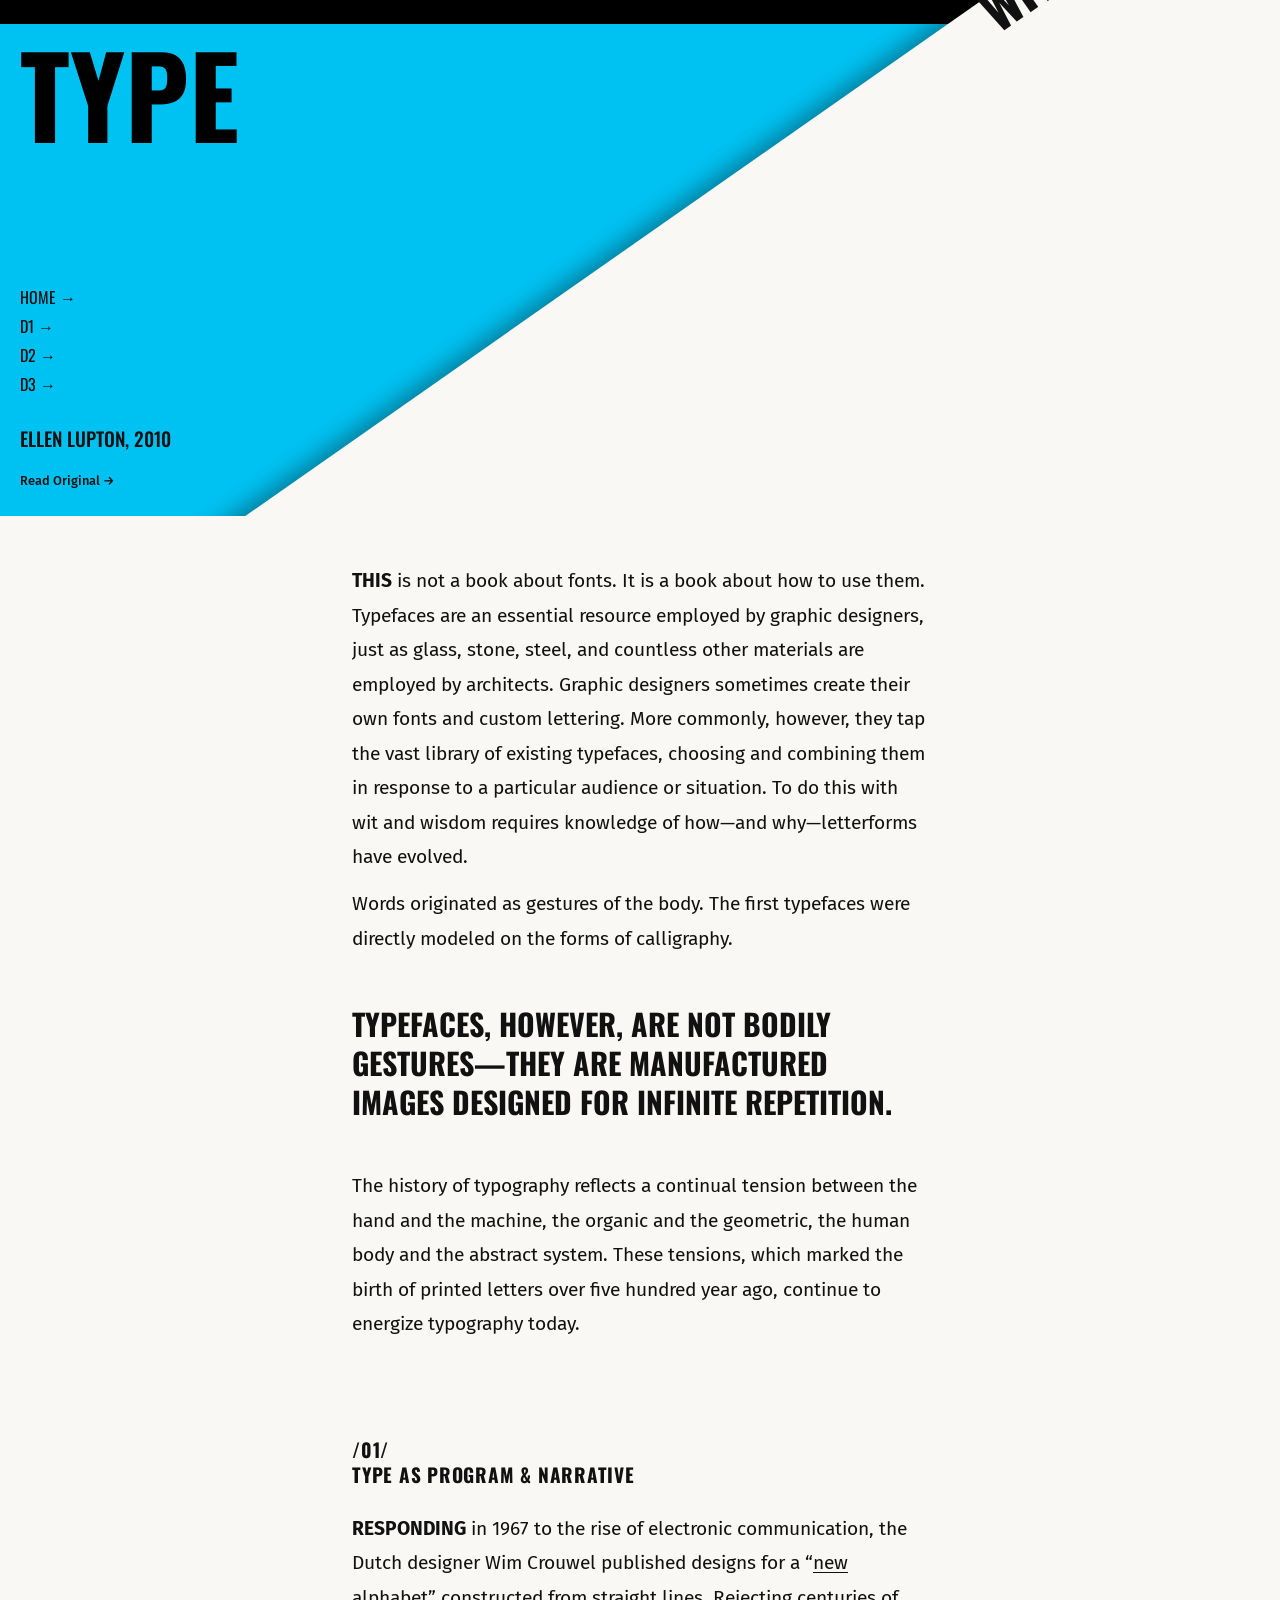
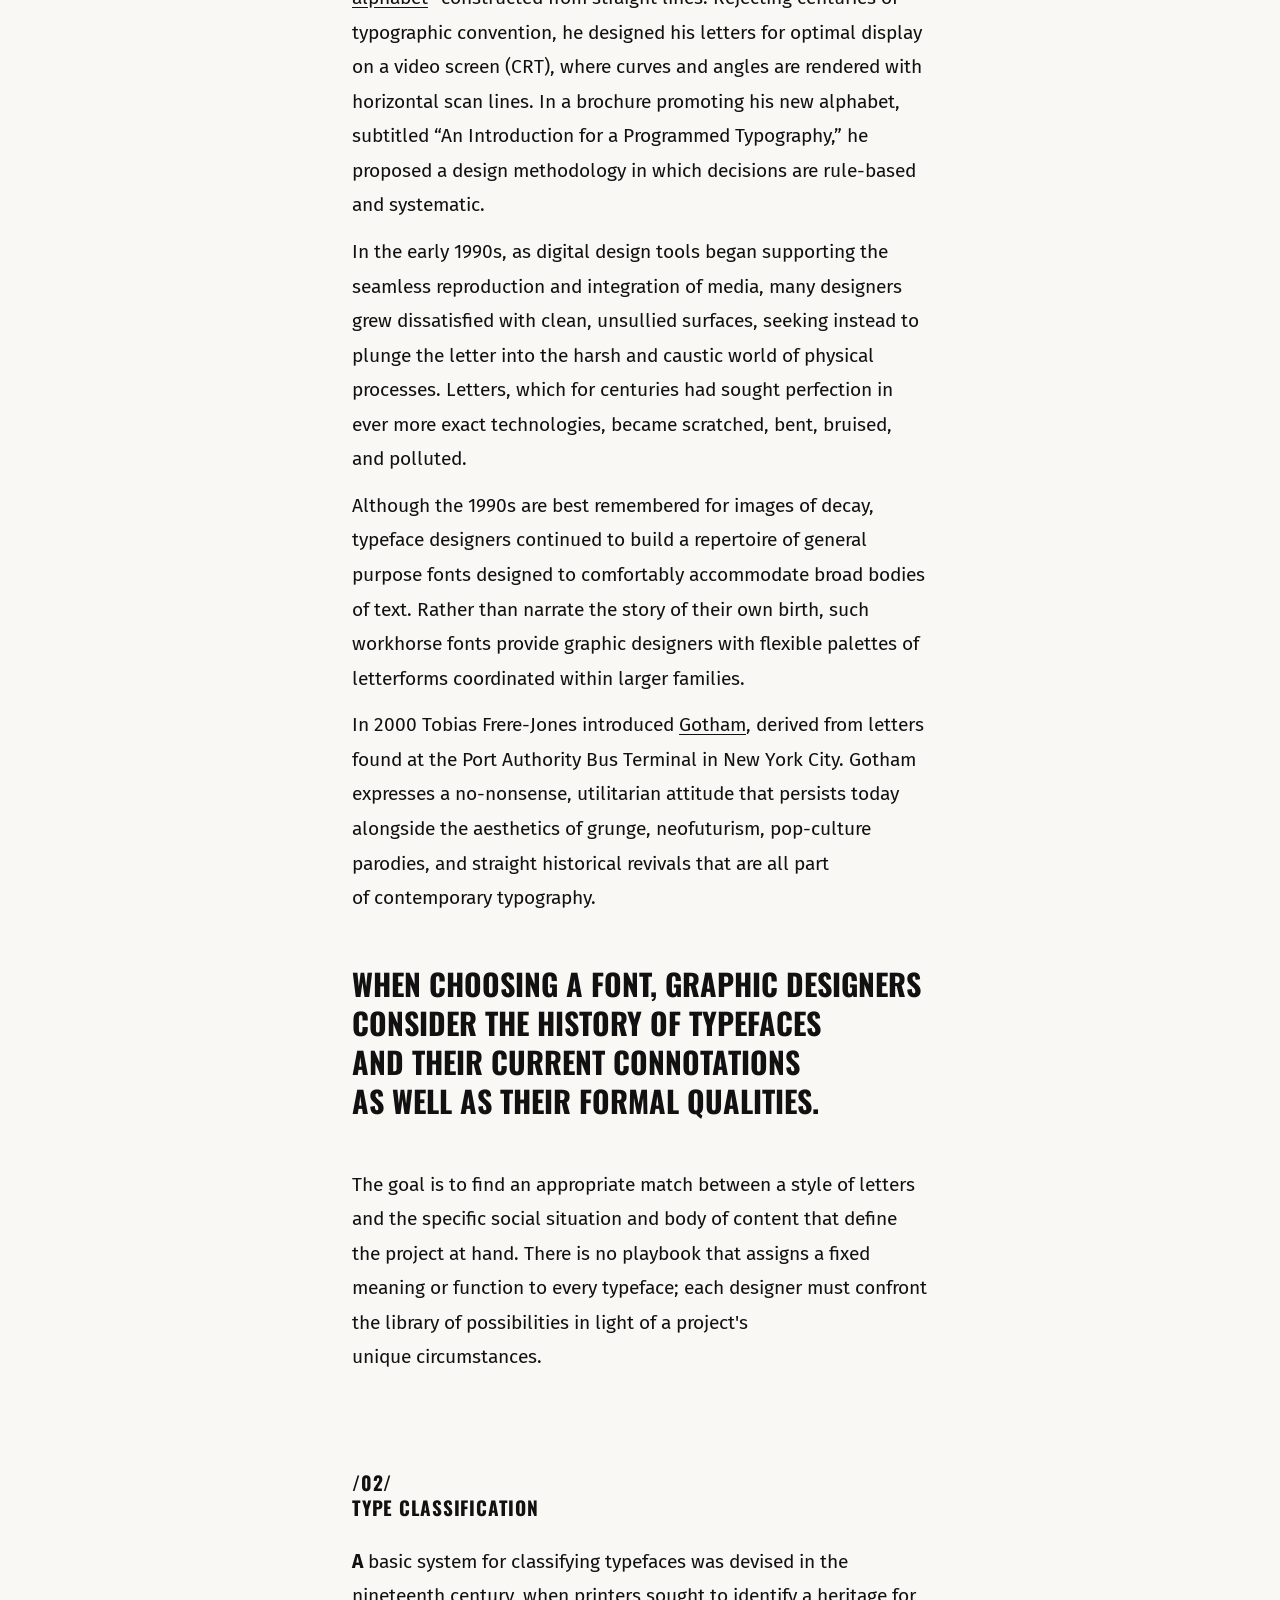
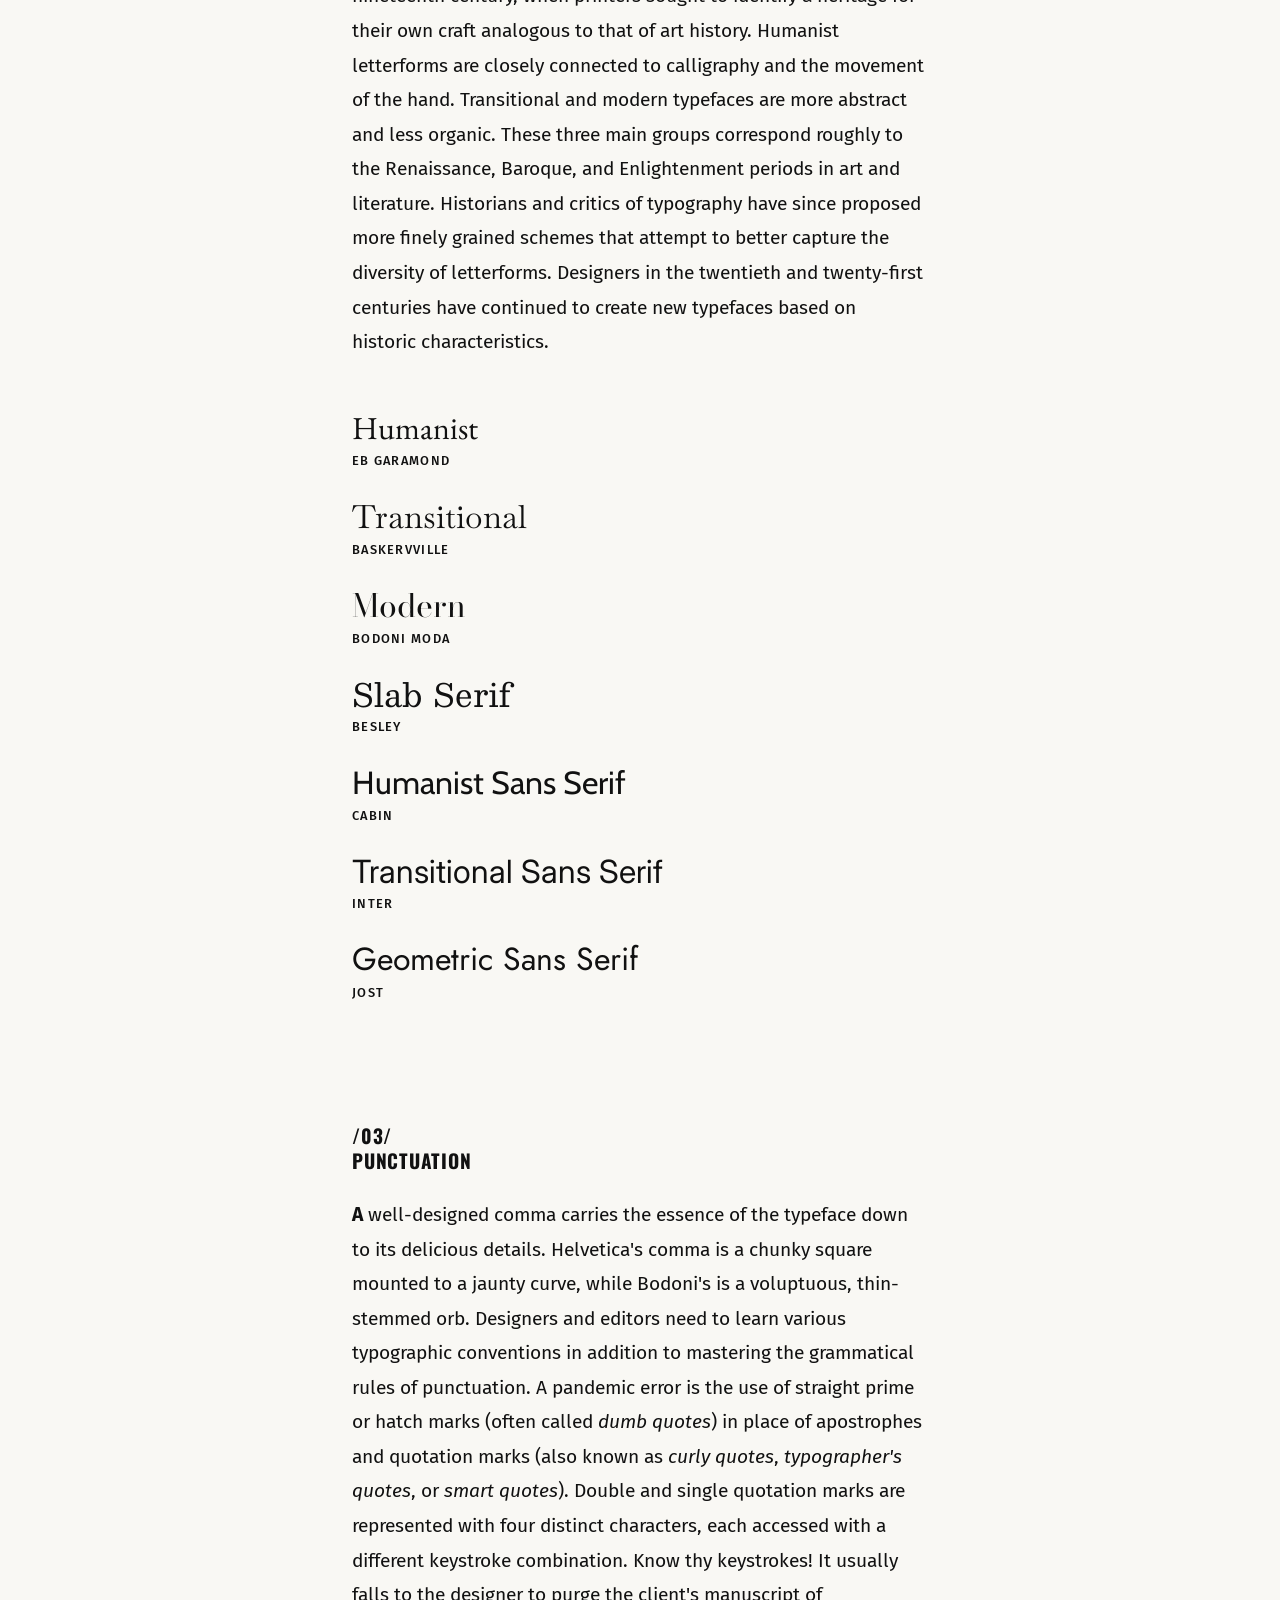
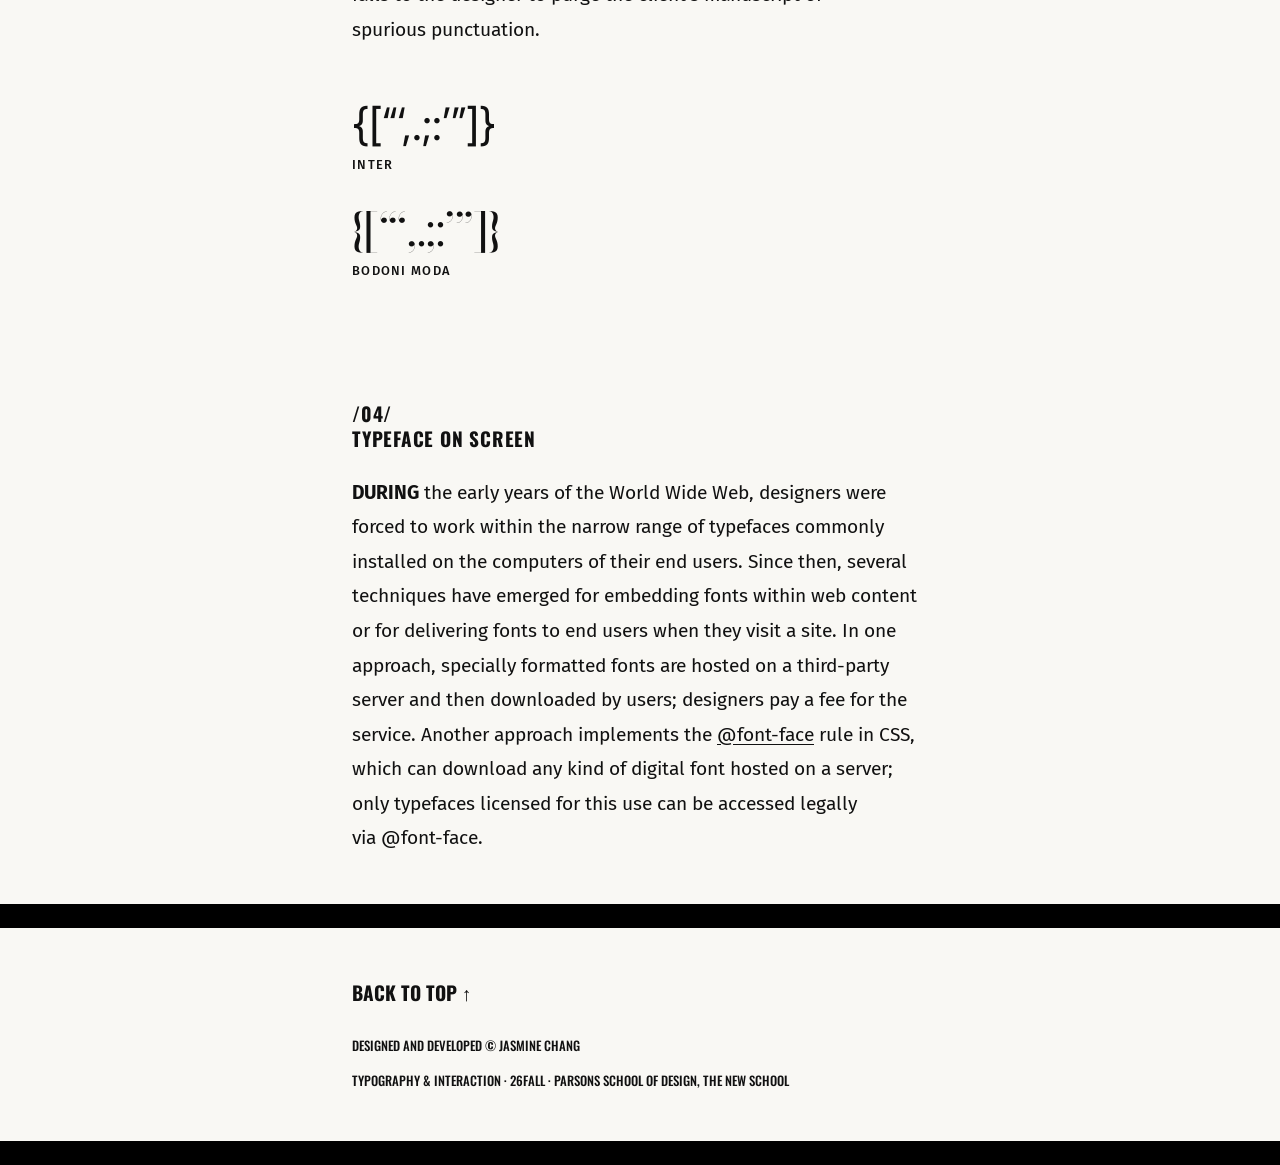
<file: direction-3/index.html>
<!DOCTYPE html>
<html lang="en">
	<head>
		<meta name="viewport" content="width=device-width, initial-scale=1">
		<title>Direction 3</title>
		<!-- <link rel="stylesheet" href="../styles/reset.css"> -->
		<!-- <link rel="stylesheet" href="../styles/common.css"> -->
		<!-- <link rel="stylesheet" href="style.css"> -->
		<style>
			@import '../styles/reset.css' layer(reset);
			@import '../styles/common.css' layer(common);
			@import 'style.css' layer(page);
		</style>
	</head>

	<body>
		<header>
			<div class="blank-row" aria-hidden="true"></div>
			<h1>
				<span>Thinking</span>
				<span>with</span>
				<span>Type</span>
			</h1>

			<nav>
				<ul>
					<li><a href="../">Home</a></li>
					<li><a href="../direction-1/index.html">D1</a></li>
					<li><a href="../direction-2/index.html">D2</a></li>
					<li><a href="../direction-3/index.html">D3</a></li>
				</ul>
			</nav>

			<p class="byline">Ellen Lupton, <time datetime="2010">2010</time></p>
			<p class="source"><a href="https://readings.design/PDF/thinkingwithtype_ellenlupton.pdf">Read Original</a></p>
		</header>

		<main>
			<article>
				<!-- Section one -->
				<section>
					<p><span class="first-letter">This</span> is not a book about fonts. It is a book about how to use them. Typefaces are an essential resource employed by graphic designers, just as glass, stone, steel, and countless other materials are employed by architects. Graphic designers sometimes create their own fonts and custom lettering. More commonly, however, they tap the vast library of existing typefaces, choosing and combining them in response to a particular audience or situation. To do this with wit and wisdom requires knowledge of how—and why—letterforms have&nbsp;evolved.</p>

					<p>Words originated as gestures of the body. The first typefaces were directly modeled on the forms of&nbsp;calligraphy.</p>

					<blockquote>
						<p>Typefaces, however, are not bodily gestures—they are manufactured images designed for infinite&nbsp;repetition.</p>
					</blockquote>

					<p>The history of typography reflects a continual tension between the hand and the machine, the organic and the geometric, the human body and the abstract system. These tensions, which marked the birth of printed letters over five hundred year ago, continue to energize typography&nbsp;today.</p>
				</section>

				<!-- Section two -->
				<section>
					<h2>
						<span class="section-number">01</span>
						<span class="section-title">Type as Program & Narrative</span>
					</h2>

					<p><span class="first-letter">Responding</span> in 1967 to the rise of electronic communication, the Dutch designer Wim Crouwel published designs for a “<a href="https://www.moma.org/collection/works/139322">new alphabet</a>” constructed from straight lines. Rejecting centuries of typographic convention, he designed his letters for optimal display on a video screen (CRT), where curves and angles are rendered with horizontal scan lines. In a brochure promoting his new alphabet, subtitled “<cite>An Introduction for a Programmed Typography</cite>,” he proposed a design methodology  in which decisions are rule-based and&nbsp;systematic.</p>

					<p>In the early 1990s, as digital design tools began supporting the seamless reproduction and integration of media, many designers grew dissatisfied with clean, unsullied surfaces, seeking instead to plunge the letter into the harsh and caustic world of physical processes. Letters, which for centuries had sought perfection in ever more exact technologies, became scratched, bent, bruised, and&nbsp;polluted.</p>

					<p>Although the 1990s are best remembered for images of decay, typeface designers continued to build a repertoire of general purpose fonts designed to comfortably accommodate broad bodies of text. Rather than narrate the story of their own birth, such workhorse fonts provide graphic designers with flexible palettes of letterforms coordinated within larger&nbsp;families.</p>

					<p>In 2000 Tobias Frere-Jones introduced <a href="https://frerejones.com/blog/designing-gotham">Gotham</a>, derived from letters found at the Port Authority Bus Terminal in New York City. Gotham expresses a no-nonsense, utilitarian attitude that persists today alongside the aesthetics of grunge, neofuturism, pop-culture parodies, and straight historical revivals that are all part of&nbsp;contemporary typography.</p>

					<blockquote>
						<p>When choosing a font, graphic designers consider the history of typefaces and their current connotations as well as their formal&nbsp;qualities.</p>
					</blockquote>

					<p>The goal is to find an appropriate match between a style of letters and the specific social situation and body of content that define the project at hand. There is no playbook that assigns  a fixed meaning or function to every typeface; each designer must confront the library of possibilities in light of a project's unique&nbsp;circumstances.</p>
				</section>

				<!-- Section three -->
				<section>
					<h2>
						<span class="section-number">02</span>
						<span class="section-title">Type Classification</span>
					</h2>

					<p><span class="first-letter">A</span> basic system for classifying typefaces was devised in the nineteenth century, when printers sought to identify a heritage for their own craft analogous to that of art history. Humanist letterforms are closely connected to calligraphy and the movement of the hand. Transitional and modern typefaces are more abstract and less organic. These three main groups correspond roughly to the Renaissance, Baroque, and Enlightenment periods in art and literature. Historians and critics of typography have since proposed more finely grained schemes that attempt to better capture the diversity of letterforms. Designers in the twentieth and twenty-first centuries have continued to create new typefaces based on historic&nbsp;characteristics.</p>

					<dl class="classification">
						<dt class="humanist">Humanist</dt>
						<dd>EB Garamond</dd>

						<dt class="transitional">Transitional</dt>
						<dd>Baskervville</dd>

						<dt class="modern">Modern</dt>
						<dd>Bodoni Moda</dd>

						<dt class="slab">Slab Serif</dt>
						<dd>Besley</dd>

						<dt class="humanist-sans">Humanist Sans Serif</dt>
						<dd>Cabin</dd>

						<dt class="transitional-sans">Transitional Sans Serif</dt>
						<dd>Inter</dd>

						<dt class="geometric-sans">Geometric Sans Serif</dt>
						<dd>Jost</dd>
					</dl>
				</section>

				<!-- Section four -->
				<section>
					<h2>
						<span class="section-number">03</span>
						<span class="section-title">Punctuation</span>
					</h2>

					<p><span class="first-letter">A</span> well-designed comma carries the essence of the typeface down to its delicious details. Helvetica's comma is a chunky square mounted to a jaunty curve, while Bodoni's is a voluptuous, thin-stemmed orb. Designers and editors need to learn various typographic conventions in addition to mastering the grammatical rules of punctuation. A pandemic error is the use of straight prime or hatch marks (often called <em>dumb quotes</em>) in place of apostrophes and quotation marks (also known as <em>curly quotes</em>, <em>typographer's quotes</em>, or <em>smart quotes</em>). Double and single quotation marks are represented with four distinct characters, each accessed with a different keystroke combination. Know thy keystrokes! It usually falls to the designer to purge the client's manuscript of spurious&nbsp;punctuation.</p>

					<dl class="punctuation">
						<dt class="transitional-sans">{[“‘,.;:’”]}</dt>
						<dd>Inter</dd>

						<dt class="modern">{[“‘,.;:’”]}</dt>
						<dd>Bodoni Moda</dd>
					</dl>
				</section>

				<!-- Section five -->
				<section>
					<h2>
						<span class="section-number">04</span>
						<span class="section-title">Typeface on Screen</span>
					</h2>

					<p><span class="first-letter">During</span> the early years of the World Wide Web, designers were forced to work within the narrow range of typefaces commonly installed on the computers of their end users. Since then, several techniques have emerged for embedding fonts within web content or for delivering fonts to end users when they visit a site. In one approach, specially formatted fonts are hosted on a third-party server and then downloaded by users; designers pay a fee for the service. Another approach implements the <a href="https://developer.mozilla.org/en-US/docs/Web/CSS/Reference/At-rules/@font-face"><code>@font-face</code></a> rule in CSS, which can download any kind of digital font hosted on a server; only typefaces licensed for this use can be accessed legally via&nbsp;@font-face.</p>
				</section>
			</article>
		</main>

		<footer>
			<a href="#top">Back to top</a>
			<p>Designed and developed © Jasmine Chang</p>
			<p>Typography & Interaction · 26Fall · Parsons School of Design, The New School</p>
		</footer>
	</body>
</html>
</file>
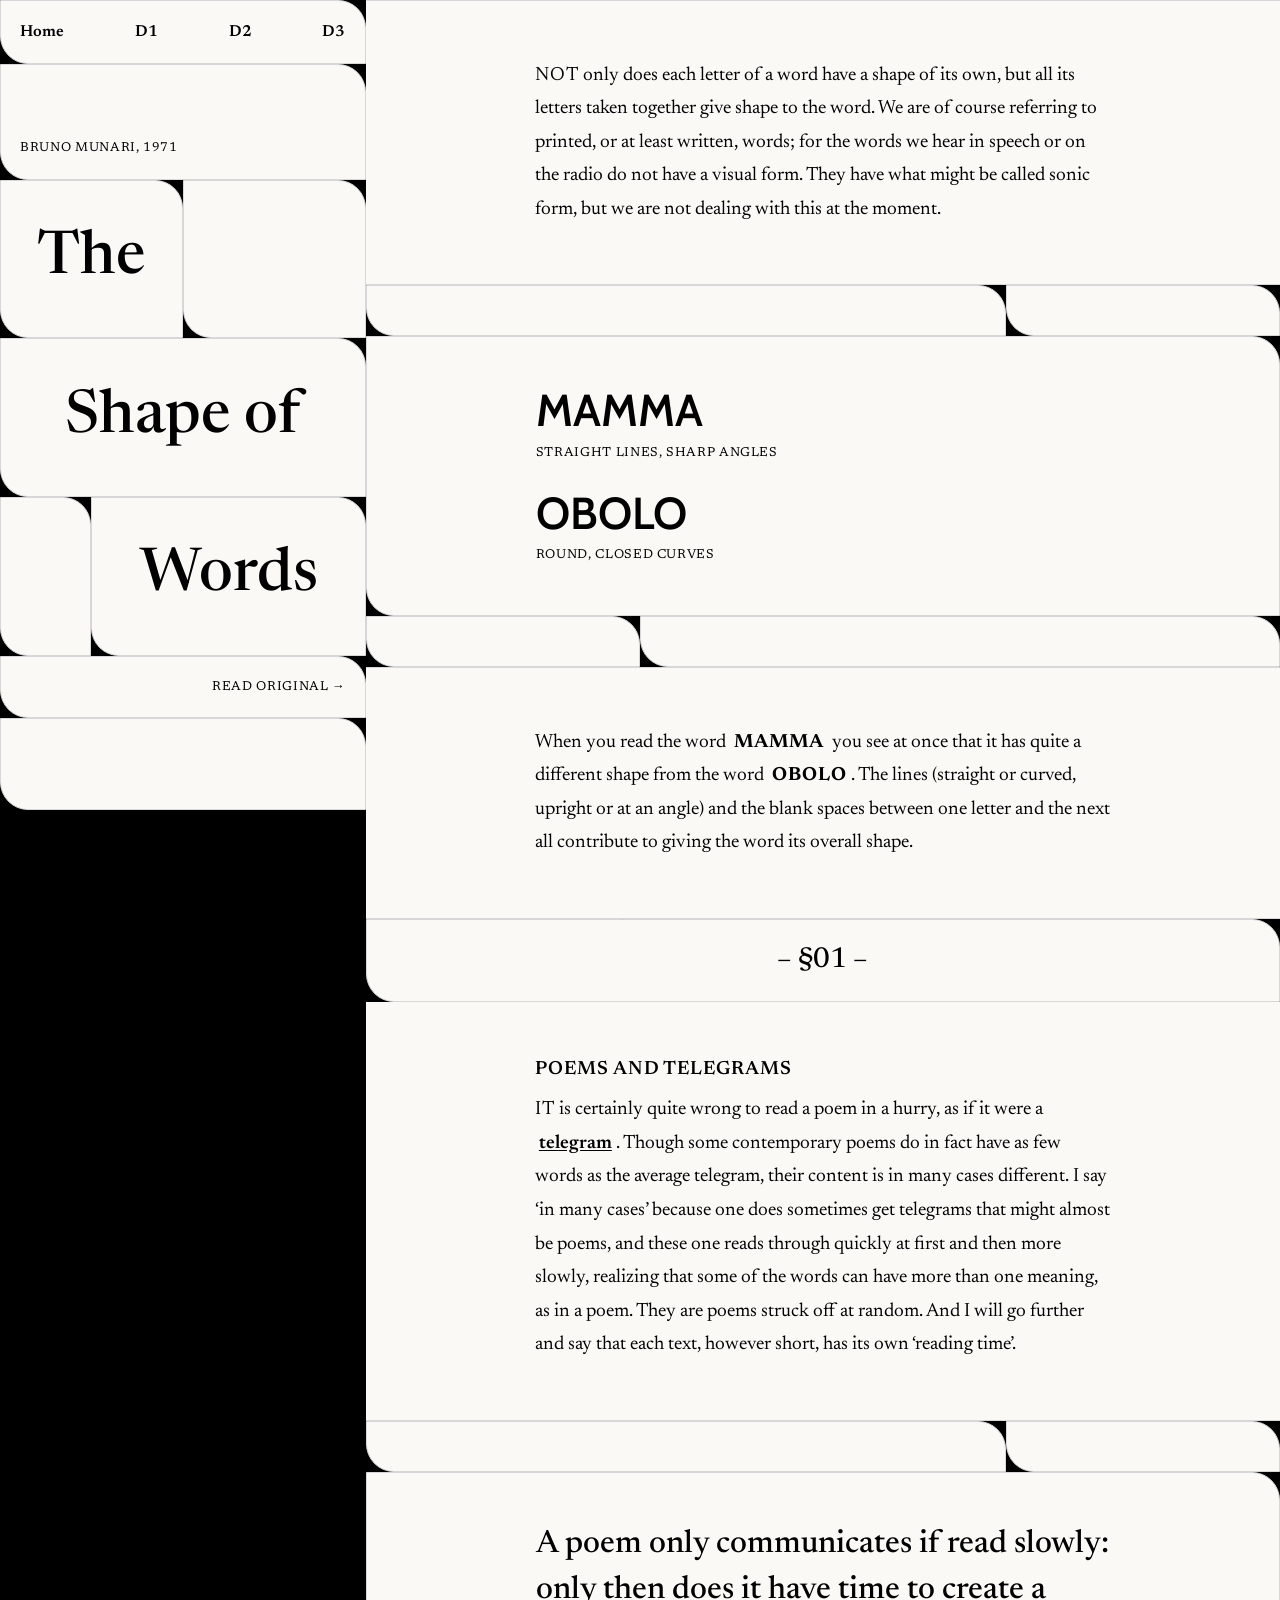
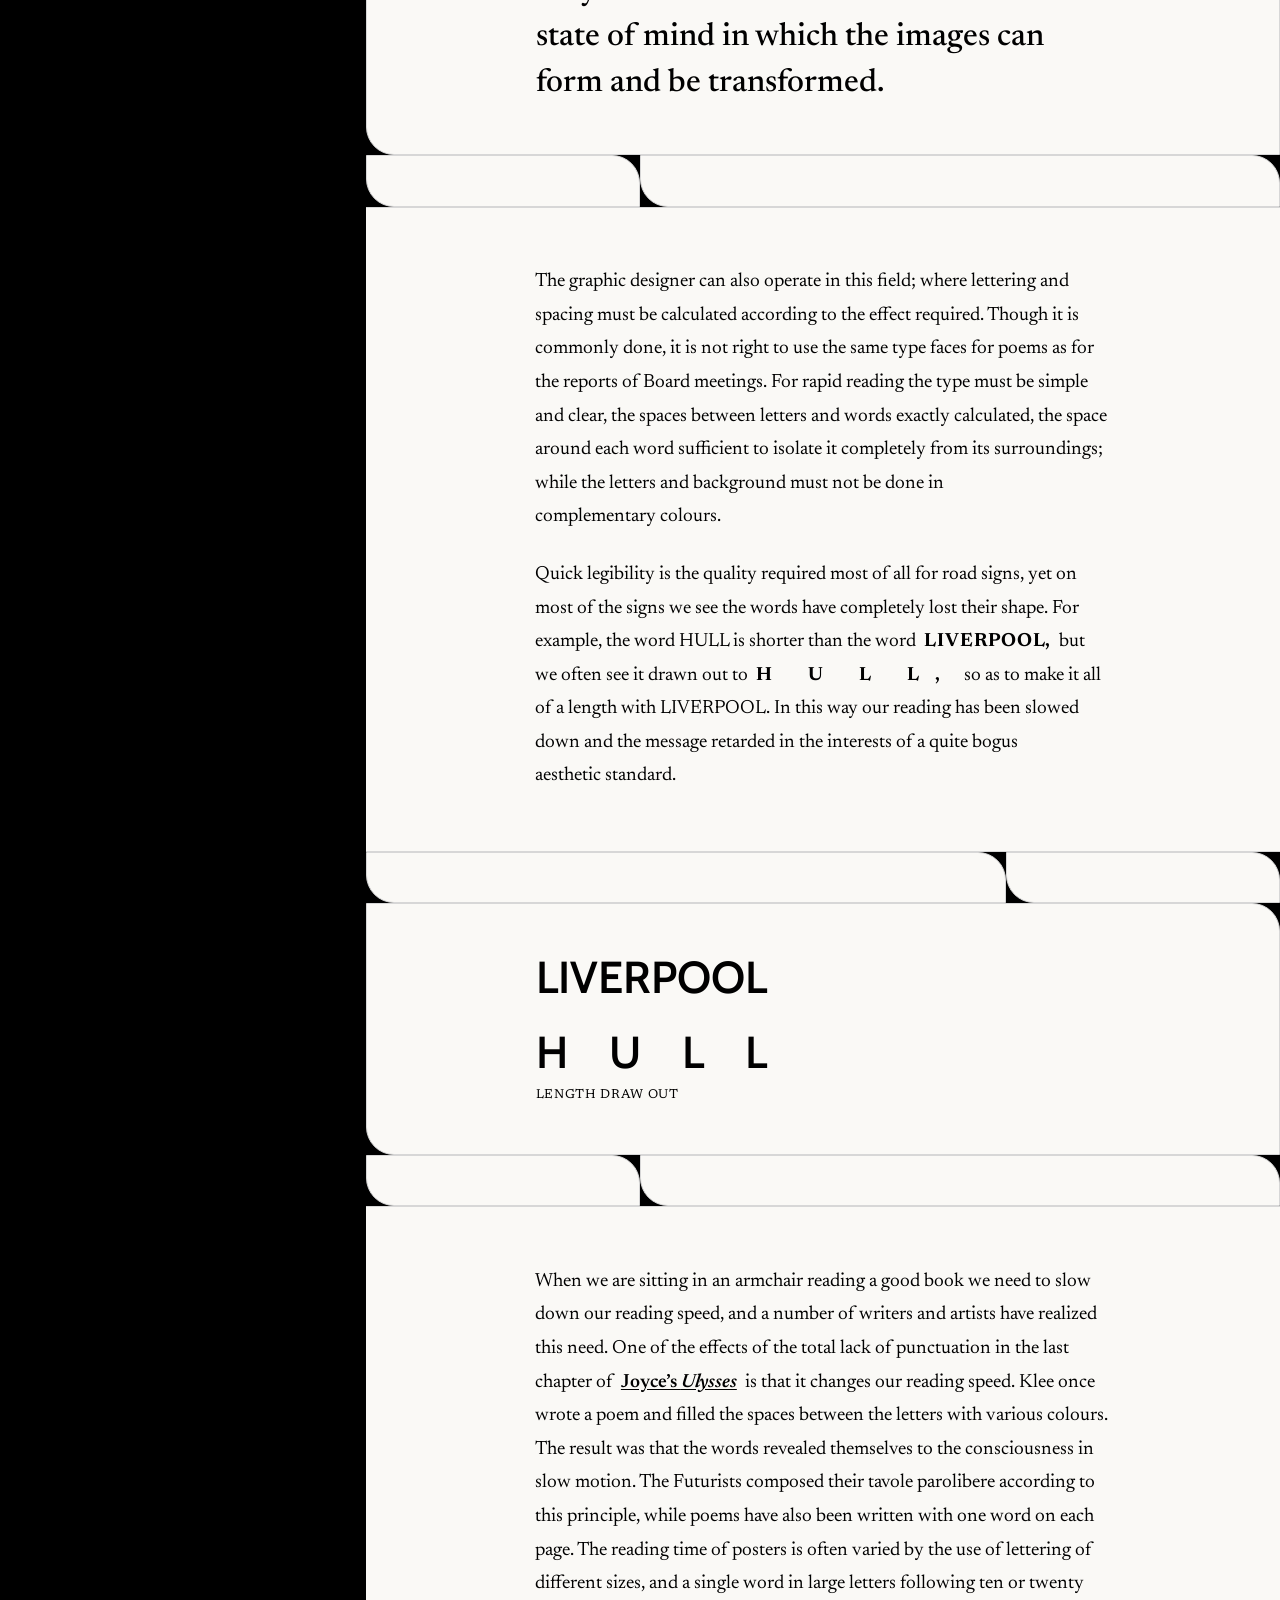
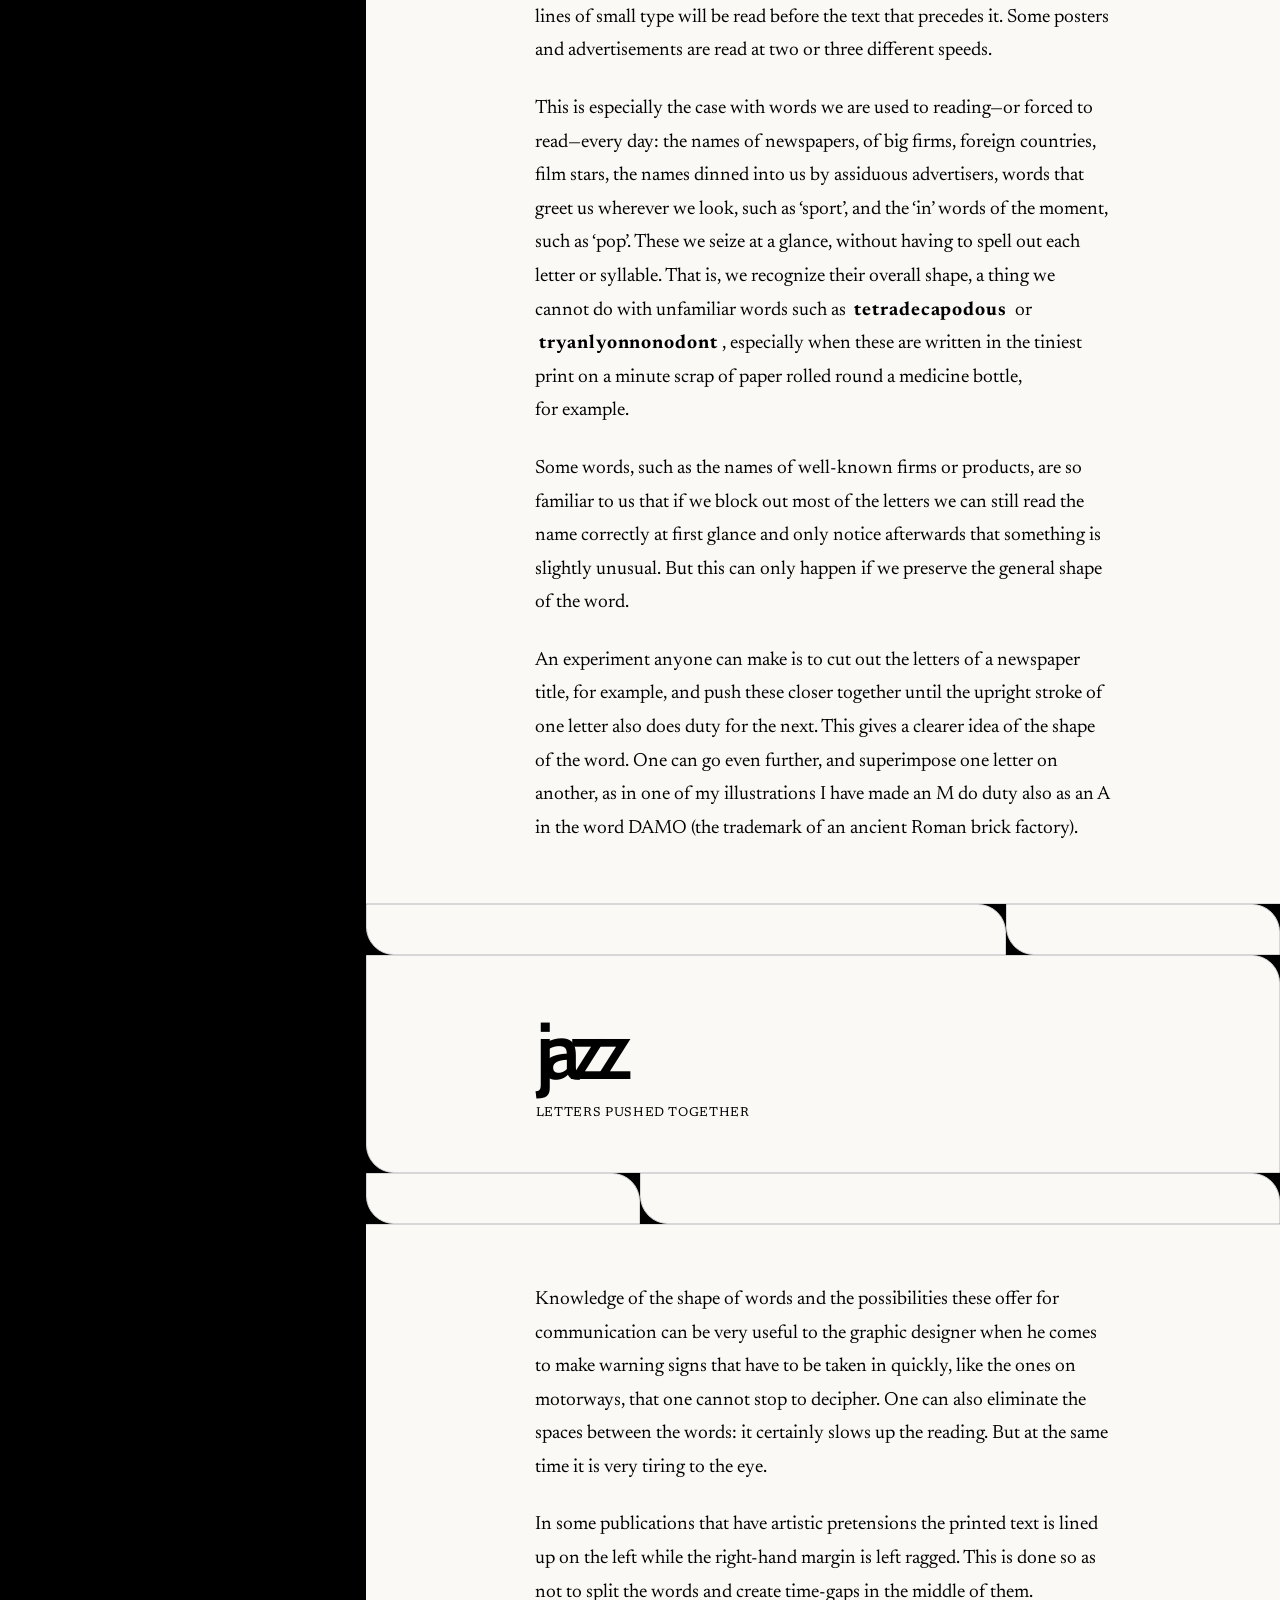
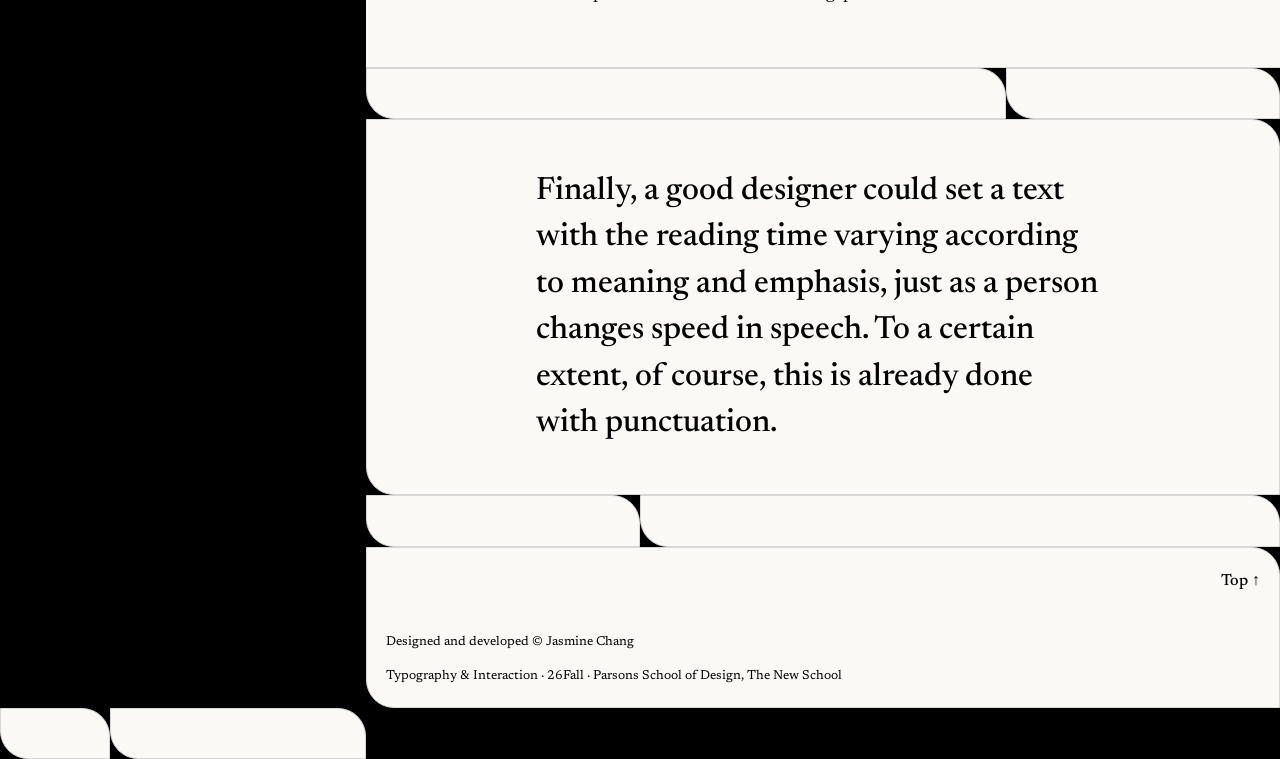
<file: second-one/index.html>
<!DOCTYPE html>
<html lang="en">
	<head>
		<meta name="viewport" content="width=device-width, initial-scale=1">
		<title>Second one</title>
		<!-- <link rel="stylesheet" href="../styles/reset.css"> -->
		<!-- <link rel="stylesheet" href="../styles/common.css"> -->
		<!-- <link rel="stylesheet" href="style.css"> -->
		<style>
			@import '../styles/reset.css' layer(reset);
			@import '../styles/common.css' layer(common);
			@import 'style.css' layer(page);
		</style>
	</head>

	<body>
		<header>
			<nav>
				<ul>
					<li><a href="../">Home</a></li>
					<li><a href="../article-name/">D1</a></li> <!-- ../ says go up to the roots -->
					<li><a href="../second-one/">D2</a></li>
					<li><a href="../third-text/">D3</a></li>
				</ul>
			</nav>

			<h1>
				<span>The</span>
				<span>Shape of</span>
				<span>Words</span>
			</h1>

			<p class="byline">Bruno Munari, <time datetime="1971">1971</time></p>
			<p class="source"><a href="https://readings.design/PDF/Bruno-Munari-The-Shape-of-Words-and-Poems-and-Telegrams-in-Design-as-Art-1971.pdf">Read Original</a></p>
		</header>

		<main>
			<article>
				<!-- Section one -->
				<section>
					<p><span class="uppercase">Not</span> only does each letter of a word have a shape of its own, but all its letters taken together give shape to the word. We are of course referring to printed, or at least written, words; for the words we hear in speech or on the radio do not have a visual form. They have what might be called sonic form, but we are not dealing with this at the&nbsp;moment.</p>

					<div class="blank-row" aria-hidden="true"></div>
					<dl class="word-shape">
						<dt>MAMMA</dt>
						<dd>Straight lines, sharp angles</dd>

						<dt>OBOLO</dt>
						<dd>Round, closed curves</dd>
					</dl>
					<div class="blank-row" aria-hidden="true"></div>

					<p>When you read the word <b>MAMMA</b> you see at once that it has quite a different shape from the word <b>OBOLO</b>. The lines (straight or curved, upright or at an angle) and the blank spaces between one letter and the next all contribute to giving the word its overall&nbsp;shape.</p>
				</section>

				<!-- Section two -->
				<section>
					<span class="section-number">01</span>
					<h2>Poems and Telegrams</h2>

					<p><span class="uppercase">It</span> is certainly quite wrong to read a poem in a hurry, as if it were a <a href="https://en.wikipedia.org/wiki/Telegram">telegram</a>. Though some contemporary poems do in fact have as few words as the average telegram, their content is in many cases different. I say ‘in many cases’ because one does sometimes get telegrams that might almost be poems, and these one reads through quickly at first and then more slowly, realizing that some of the words can have more than one meaning, as in a poem. They are poems struck off at random. And I will go further and say that each text, however short, has its own ‘reading&nbsp;time’.</p>

					<div class="blank-row" aria-hidden="true"></div>
					<blockquote>
						<p>A poem only communicates if read slowly: only then does it have time to create a state of mind in which the images can form and be&nbsp;transformed.</p>
					</blockquote>
					<div class="blank-row" aria-hidden="true"></div>

					<p>The graphic designer can also operate in this field; where lettering and spacing must be calculated according to the effect required. Though it is commonly done, it is not right to use the same type faces for poems as for the reports of Board meetings. For rapid reading the type must be simple and clear, the spaces between letters and words exactly calculated, the space around each word sufficient to isolate it completely from its surroundings; while the letters and background must not be done in complementary&nbsp;colours.</p>

					<p>Quick legibility is the quality required most of all for road signs, yet on most of the signs we see the words have completely lost their shape. For example, the word HULL is shorter than the word <b>LIVERPOOL,</b> but we often see it drawn out to <b class="spaced">H U L L,</b> so as to make it all of a length with LIVERPOOL. In this way our reading has been slowed down and the message retarded in the interests of a quite bogus aesthetic&nbsp;standard.</p>

					<div class="blank-row" aria-hidden="true"></div>
					<dl class="word-shape">
						<dt>
							<p>LIVERPOOL</p>
							<p class="stretched"><span>H</span><span>U</span><span>L</span><span>L</span></p>
						</dt>
						<dd>Length draw out</dd>
					</dl>
					<div class="blank-row" aria-hidden="true"></div>

					<p>When we are sitting in an armchair reading a good book we need to slow down our reading speed, and a number of writers and artists have realized this need. One of the effects of the total lack of punctuation in the last chapter of <a href="https://gutenberg.org/ebooks/4300">Joyce’s <cite>Ulysses</cite></a> is that it changes our reading speed. Klee once wrote a poem and filled the spaces between the letters with various colours. The result was that the words revealed themselves to the consciousness in slow motion. The Futurists composed their tavole parolibere according to this principle, while poems have also been written with one word on each page. The reading time of posters is often varied by the use of lettering of different sizes, and a single word in large letters following ten or twenty lines of small type will be read before the text that precedes it. Some posters and advertisements are read at two or three different&nbsp;speeds.</p>

					<p>This is especially the case with words we are used to reading—or forced to read—every day: the names of newspapers, of big firms, foreign countries, film stars, the names dinned into us by assiduous advertisers, words that greet us wherever we look, such as ‘sport’, and the ‘in’ words of the moment, such as ‘pop’. These we seize at a glance, without having to spell out each letter or syllable. That is, we recognize their overall shape, a thing we cannot do with unfamiliar words such as <b>tetradecapodous</b> or <b>tryanlyonnonodont</b>, especially when these are written in the tiniest print on a minute scrap of paper rolled round a medicine bottle, for&nbsp;example.</p>

					<p>Some words, such as the names of well-known firms or products, are so familiar to us that if we block out most of the letters we can still read the name correctly at first glance and only notice afterwards that something is slightly unusual. But this can only happen if we preserve the general shape of the&nbsp;word.</p>

					<p>An experiment anyone can make is to cut out the letters of a newspaper title, for example, and push these closer together until the upright stroke of one letter also does duty for the next. This gives a clearer idea of the shape of the word. One can go even further, and superimpose one letter on another, as in one of my illustrations I have made an M do duty also as an A in the word DAMO (the trademark of an ancient Roman brick factory).</p>

					<div class="blank-row" aria-hidden="true"></div>
					<dl class="word-shape">
						<dt class="squeezed">jazz</dt>
						<dd>Letters pushed together</dd>
					</dl>
					<div class="blank-row" aria-hidden="true"></div>

					<p>Knowledge of the shape of words and the possibilities these offer for communication can be very useful to the graphic designer when he comes to make warning signs that have to be taken in quickly, like the ones on motorways, that one cannot stop to decipher. One can also eliminate the spaces between the words: it certainly slows up the reading. But at the same time it is very tiring to the&nbsp;eye.</p>

					<p>In some publications that have artistic pretensions the printed text is lined up on the left while the right-hand margin is left ragged. This is done so as not to split the words and create time-gaps in the middle of&nbsp;them.</p>

					<div class="blank-row" aria-hidden="true"></div>
					<blockquote>
						<p>Finally, a good designer could set a text with the reading time varying according to meaning and emphasis, just as a person changes speed in speech. To a certain extent, of course, this is already done with&nbsp;punctuation.</p>
					</blockquote>
					<div class="blank-row" aria-hidden="true"></div>
				</section>
			</article>
		</main>

		<footer>
			<a href="#top">Top</a>
			<p>Designed and developed © Jasmine Chang</p>
			<p>Typography & Interaction · 26Fall · Parsons School of Design, The New School</p>
		</footer>
		<div class="blank-row" aria-hidden="true"></div>
	</body>
</html>
</file>
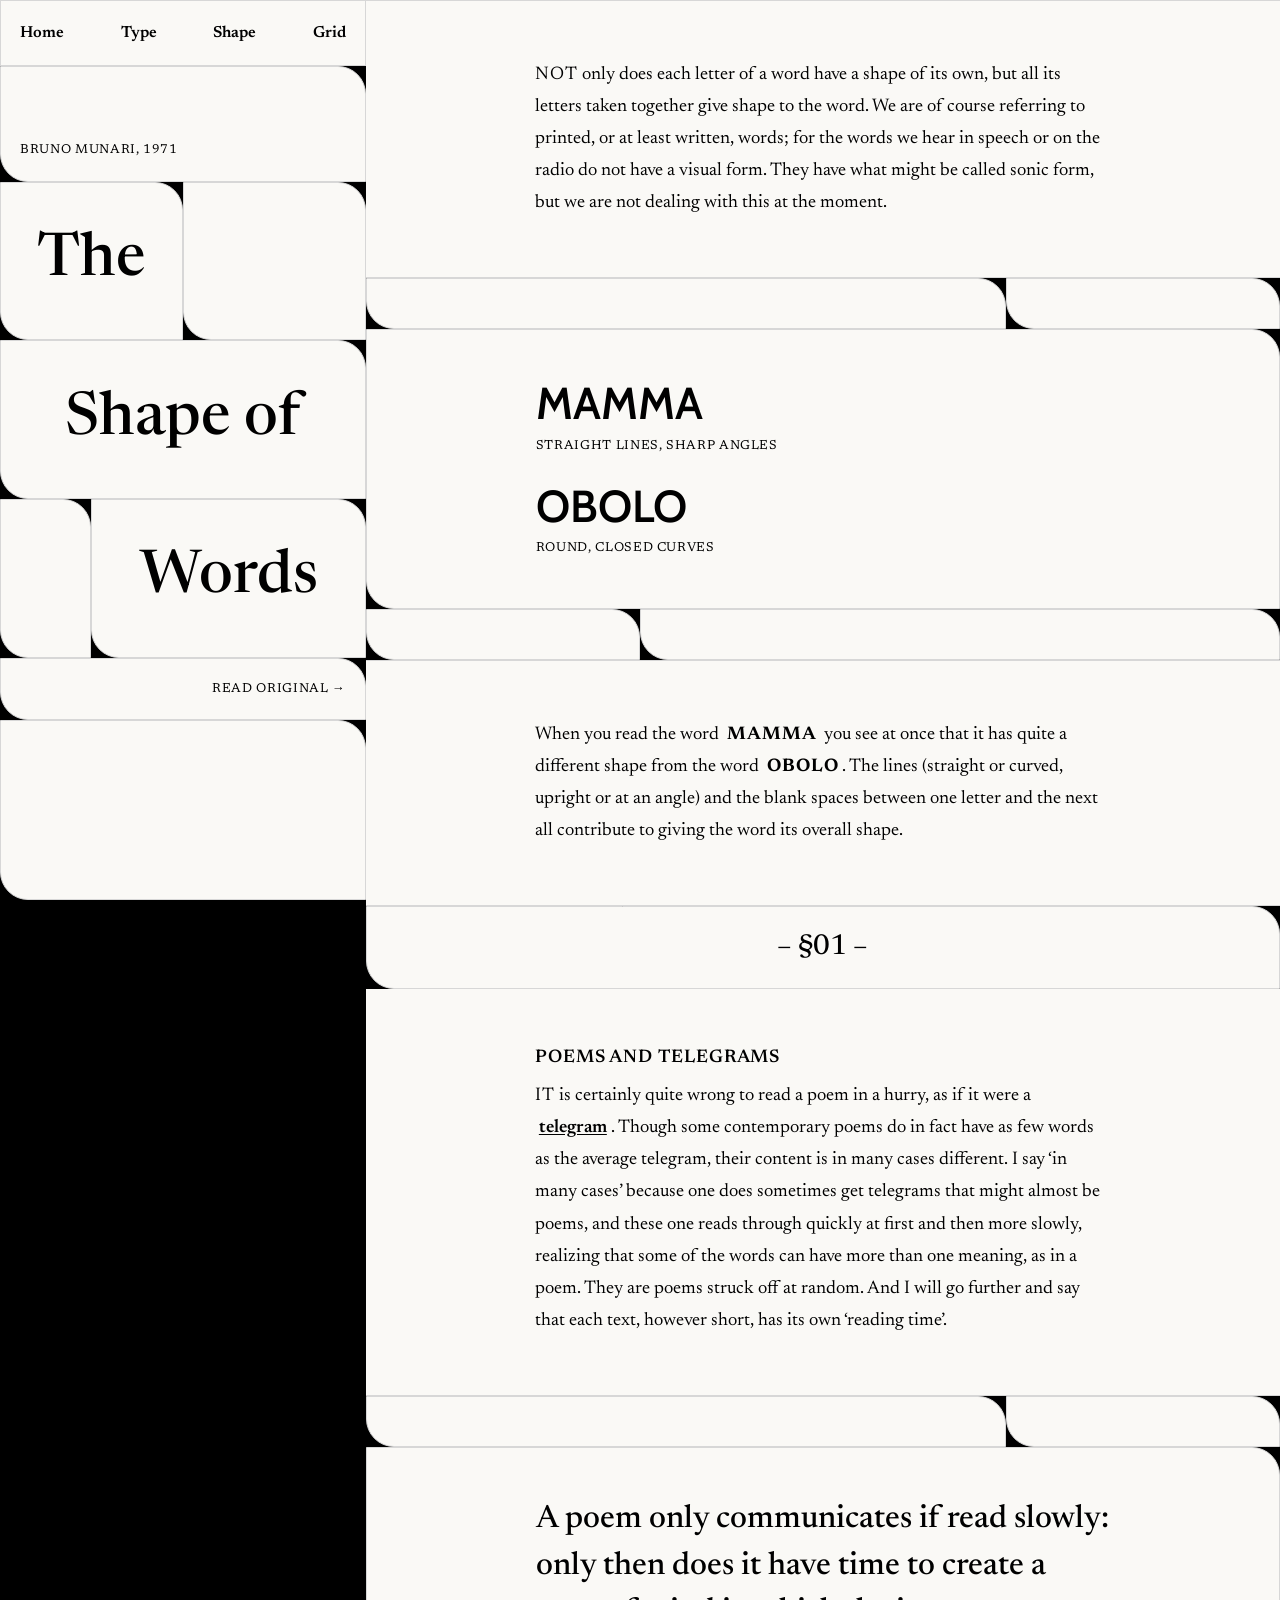
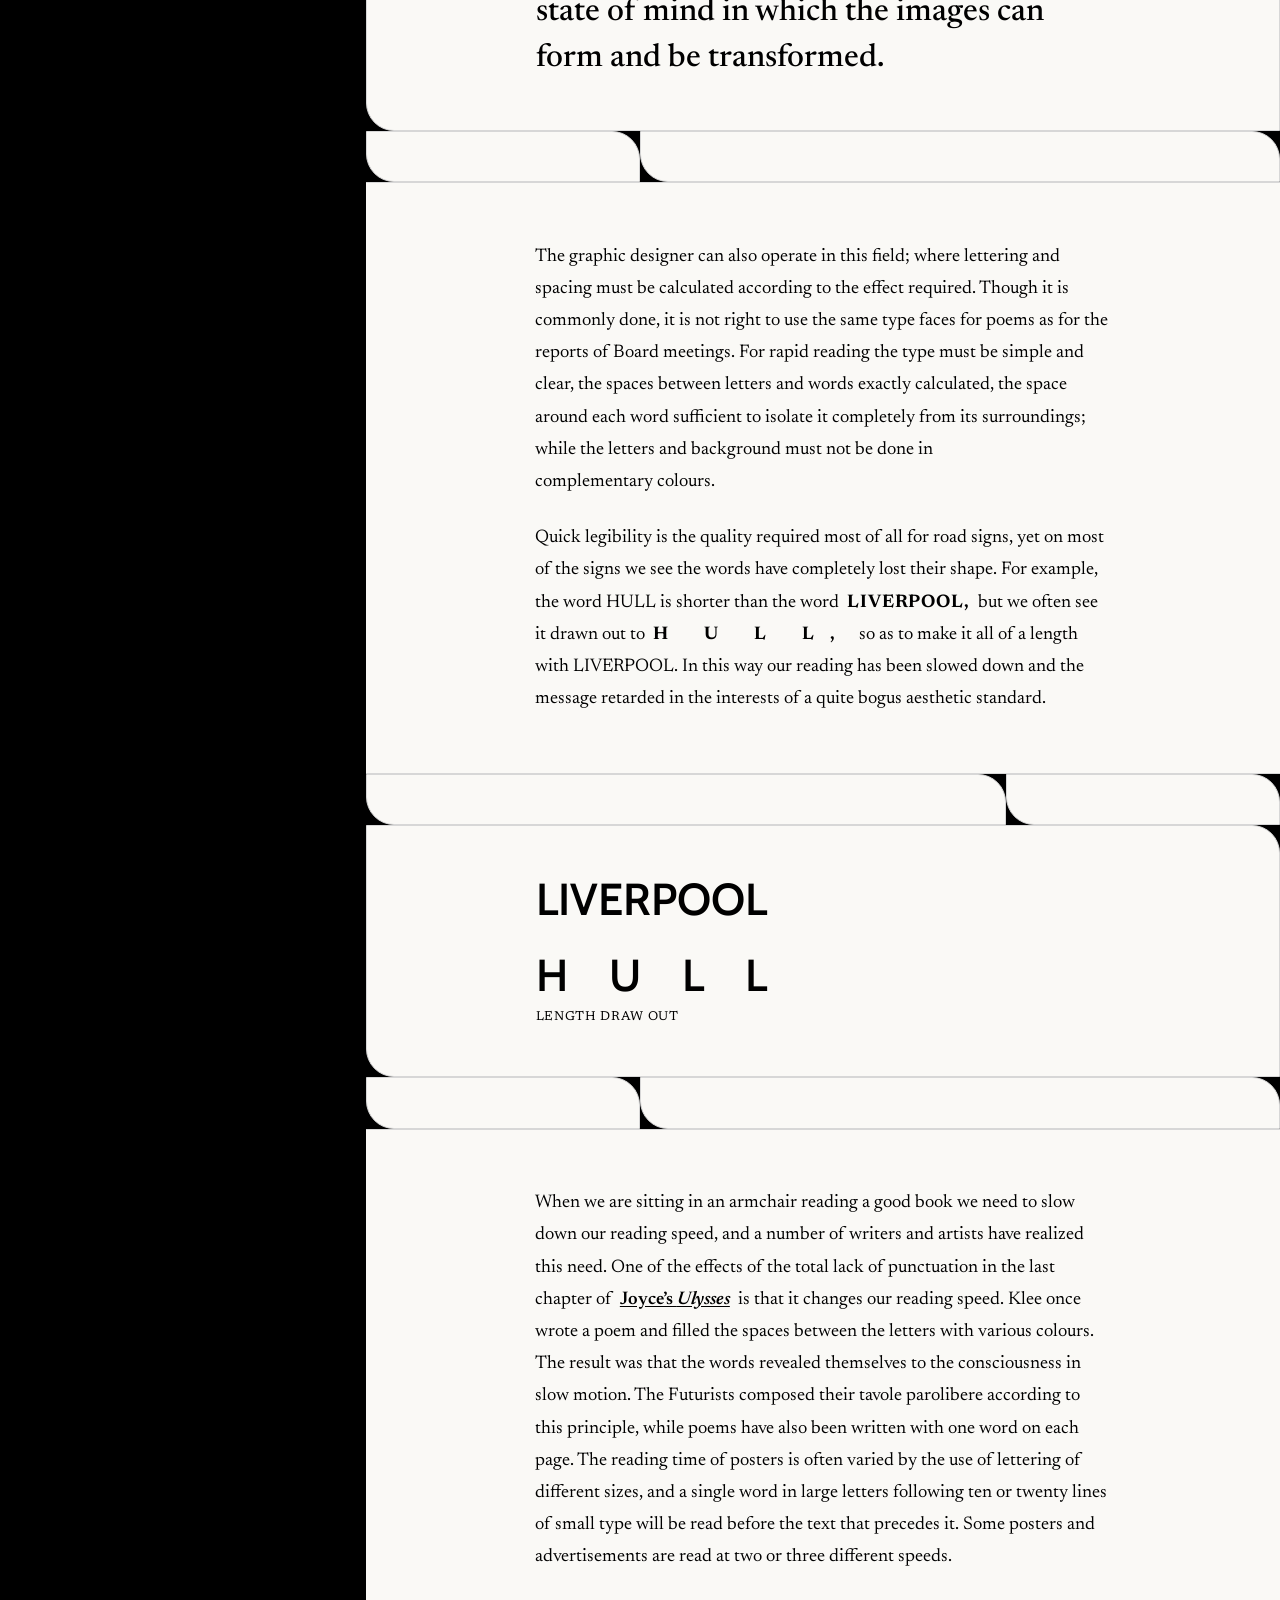
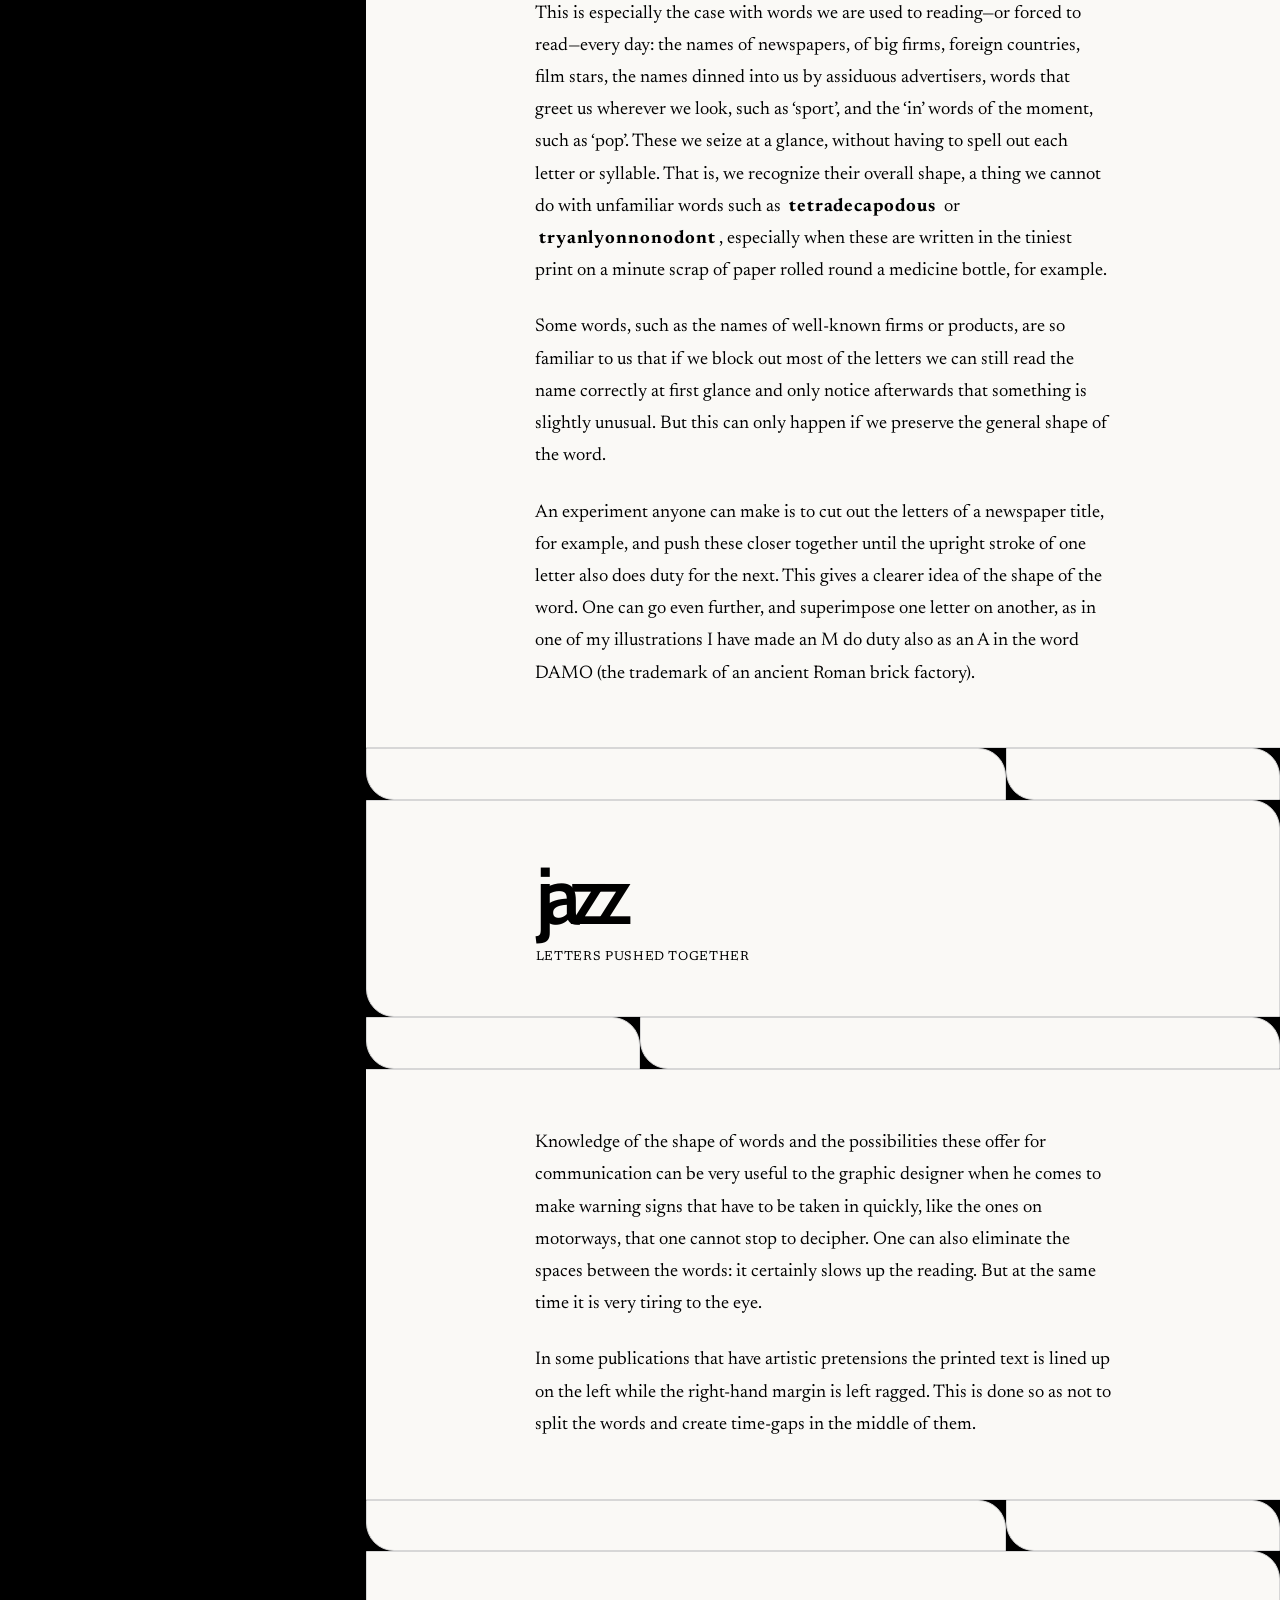
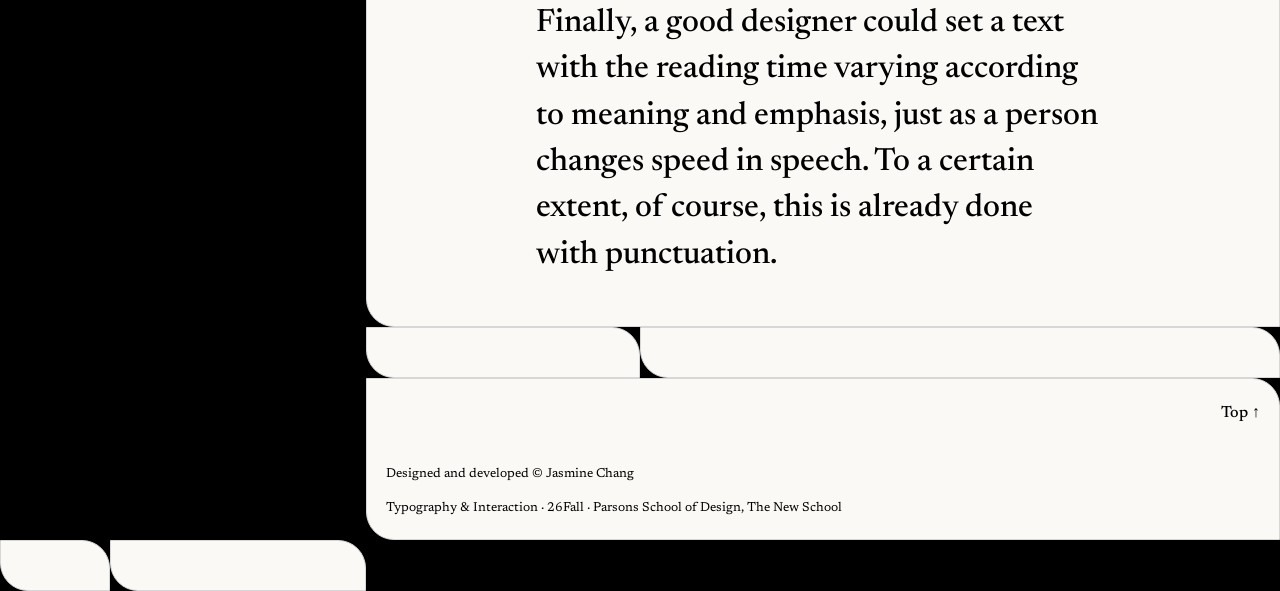
<file: the-shape-of-words/index.html>
<!DOCTYPE html>
<html lang="en">
	<head>
		<meta name="viewport" content="width=device-width, initial-scale=1">
		<title>Second one</title>
		<!-- <link rel="stylesheet" href="../styles/reset.css"> -->
		<!-- <link rel="stylesheet" href="../styles/common.css"> -->
		<!-- <link rel="stylesheet" href="style.css"> -->
		<style>
			@import '../styles/reset.css' layer(reset);
			@import '../styles/common.css' layer(common);
			@import 'style.css' layer(page);
		</style>
	</head>

	<body>
		<header>
			<nav>
				<ul>
					<li><a href="../">Home</a></li>
					<li><a href="../thinking-with-type/">Type</a></li> <!-- ../ says go up to the roots -->
					<li><a href="../the-shape-of-words/">Shape</a></li>
					<li><a href="../typography-is-a-grid/">Grid</a></li>
				</ul>
			</nav>

			<h1>
				<span>The</span>
				<span>Shape of</span>
				<span>Words</span>
			</h1>

			<p class="byline">Bruno Munari, <time datetime="1971">1971</time></p>
			<p class="source"><a href="https://readings.design/PDF/Bruno-Munari-The-Shape-of-Words-and-Poems-and-Telegrams-in-Design-as-Art-1971.pdf">Read Original</a></p>
		</header>

		<main>
			<article>
				<!-- Section one -->
				<section>
					<p><span class="uppercase">Not</span> only does each letter of a word have a shape of its own, but all its letters taken together give shape to the word. We are of course referring to printed, or at least written, words; for the words we hear in speech or on the radio do not have a visual form. They have what might be called sonic form, but we are not dealing with this at the&nbsp;moment.</p>

					<div class="blank-row" aria-hidden="true"></div>
					<dl class="word-shape">
						<dt>MAMMA</dt>
						<dd>Straight lines, sharp angles</dd>

						<dt>OBOLO</dt>
						<dd>Round, closed curves</dd>
					</dl>
					<div class="blank-row" aria-hidden="true"></div>

					<p>When you read the word <b>MAMMA</b> you see at once that it has quite a different shape from the word <b>OBOLO</b>. The lines (straight or curved, upright or at an angle) and the blank spaces between one letter and the next all contribute to giving the word its overall&nbsp;shape.</p>
				</section>

				<!-- Section two -->
				<section>
					<span class="section-number">01</span>
					<h2>Poems and Telegrams</h2>

					<p><span class="uppercase">It</span> is certainly quite wrong to read a poem in a hurry, as if it were a <a href="https://en.wikipedia.org/wiki/Telegram">telegram</a>. Though some contemporary poems do in fact have as few words as the average telegram, their content is in many cases different. I say ‘in many cases’ because one does sometimes get telegrams that might almost be poems, and these one reads through quickly at first and then more slowly, realizing that some of the words can have more than one meaning, as in a poem. They are poems struck off at random. And I will go further and say that each text, however short, has its own ‘reading&nbsp;time’.</p>

					<div class="blank-row" aria-hidden="true"></div>
					<blockquote>
						<p>A poem only communicates if read slowly: only then does it have time to create a state of mind in which the images can form and be&nbsp;transformed.</p>
					</blockquote>
					<div class="blank-row" aria-hidden="true"></div>

					<p>The graphic designer can also operate in this field; where lettering and spacing must be calculated according to the effect required. Though it is commonly done, it is not right to use the same type faces for poems as for the reports of Board meetings. For rapid reading the type must be simple and clear, the spaces between letters and words exactly calculated, the space around each word sufficient to isolate it completely from its surroundings; while the letters and background must not be done in complementary&nbsp;colours.</p>

					<p>Quick legibility is the quality required most of all for road signs, yet on most of the signs we see the words have completely lost their shape. For example, the word HULL is shorter than the word <b>LIVERPOOL,</b> but we often see it drawn out to <b class="spaced">H U L L,</b> so as to make it all of a length with LIVERPOOL. In this way our reading has been slowed down and the message retarded in the interests of a quite bogus aesthetic&nbsp;standard.</p>

					<div class="blank-row" aria-hidden="true"></div>
					<dl class="word-shape">
						<dt>
							<p>LIVERPOOL</p>
							<p class="stretched"><span>H</span><span>U</span><span>L</span><span>L</span></p>
						</dt>
						<dd>Length draw out</dd>
					</dl>
					<div class="blank-row" aria-hidden="true"></div>

					<p>When we are sitting in an armchair reading a good book we need to slow down our reading speed, and a number of writers and artists have realized this need. One of the effects of the total lack of punctuation in the last chapter of <a href="https://gutenberg.org/ebooks/4300">Joyce’s <cite>Ulysses</cite></a> is that it changes our reading speed. Klee once wrote a poem and filled the spaces between the letters with various colours. The result was that the words revealed themselves to the consciousness in slow motion. The Futurists composed their tavole parolibere according to this principle, while poems have also been written with one word on each page. The reading time of posters is often varied by the use of lettering of different sizes, and a single word in large letters following ten or twenty lines of small type will be read before the text that precedes it. Some posters and advertisements are read at two or three different&nbsp;speeds.</p>

					<p>This is especially the case with words we are used to reading—or forced to read—every day: the names of newspapers, of big firms, foreign countries, film stars, the names dinned into us by assiduous advertisers, words that greet us wherever we look, such as ‘sport’, and the ‘in’ words of the moment, such as ‘pop’. These we seize at a glance, without having to spell out each letter or syllable. That is, we recognize their overall shape, a thing we cannot do with unfamiliar words such as <b>tetradecapodous</b> or <b>tryanlyonnonodont</b>, especially when these are written in the tiniest print on a minute scrap of paper rolled round a medicine bottle, for&nbsp;example.</p>

					<p>Some words, such as the names of well-known firms or products, are so familiar to us that if we block out most of the letters we can still read the name correctly at first glance and only notice afterwards that something is slightly unusual. But this can only happen if we preserve the general shape of the&nbsp;word.</p>

					<p>An experiment anyone can make is to cut out the letters of a newspaper title, for example, and push these closer together until the upright stroke of one letter also does duty for the next. This gives a clearer idea of the shape of the word. One can go even further, and superimpose one letter on another, as in one of my illustrations I have made an M do duty also as an A in the word DAMO (the trademark of an ancient Roman brick factory).</p>

					<div class="blank-row" aria-hidden="true"></div>
					<dl class="word-shape">
						<dt class="squeezed">jazz</dt>
						<dd>Letters pushed together</dd>
					</dl>
					<div class="blank-row" aria-hidden="true"></div>

					<p>Knowledge of the shape of words and the possibilities these offer for communication can be very useful to the graphic designer when he comes to make warning signs that have to be taken in quickly, like the ones on motorways, that one cannot stop to decipher. One can also eliminate the spaces between the words: it certainly slows up the reading. But at the same time it is very tiring to the&nbsp;eye.</p>

					<p>In some publications that have artistic pretensions the printed text is lined up on the left while the right-hand margin is left ragged. This is done so as not to split the words and create time-gaps in the middle of&nbsp;them.</p>

					<div class="blank-row" aria-hidden="true"></div>
					<blockquote>
						<p>Finally, a good designer could set a text with the reading time varying according to meaning and emphasis, just as a person changes speed in speech. To a certain extent, of course, this is already done with&nbsp;punctuation.</p>
					</blockquote>
					<div class="blank-row" aria-hidden="true"></div>
				</section>
			</article>
		</main>

		<footer>
			<a href="#top">Top</a>
			<p>Designed and developed © Jasmine Chang</p>
			<p>Typography & Interaction · 26Fall · Parsons School of Design, The New School</p>
		</footer>
		<div class="blank-row" aria-hidden="true"></div>
	</body>
</html>
</file>
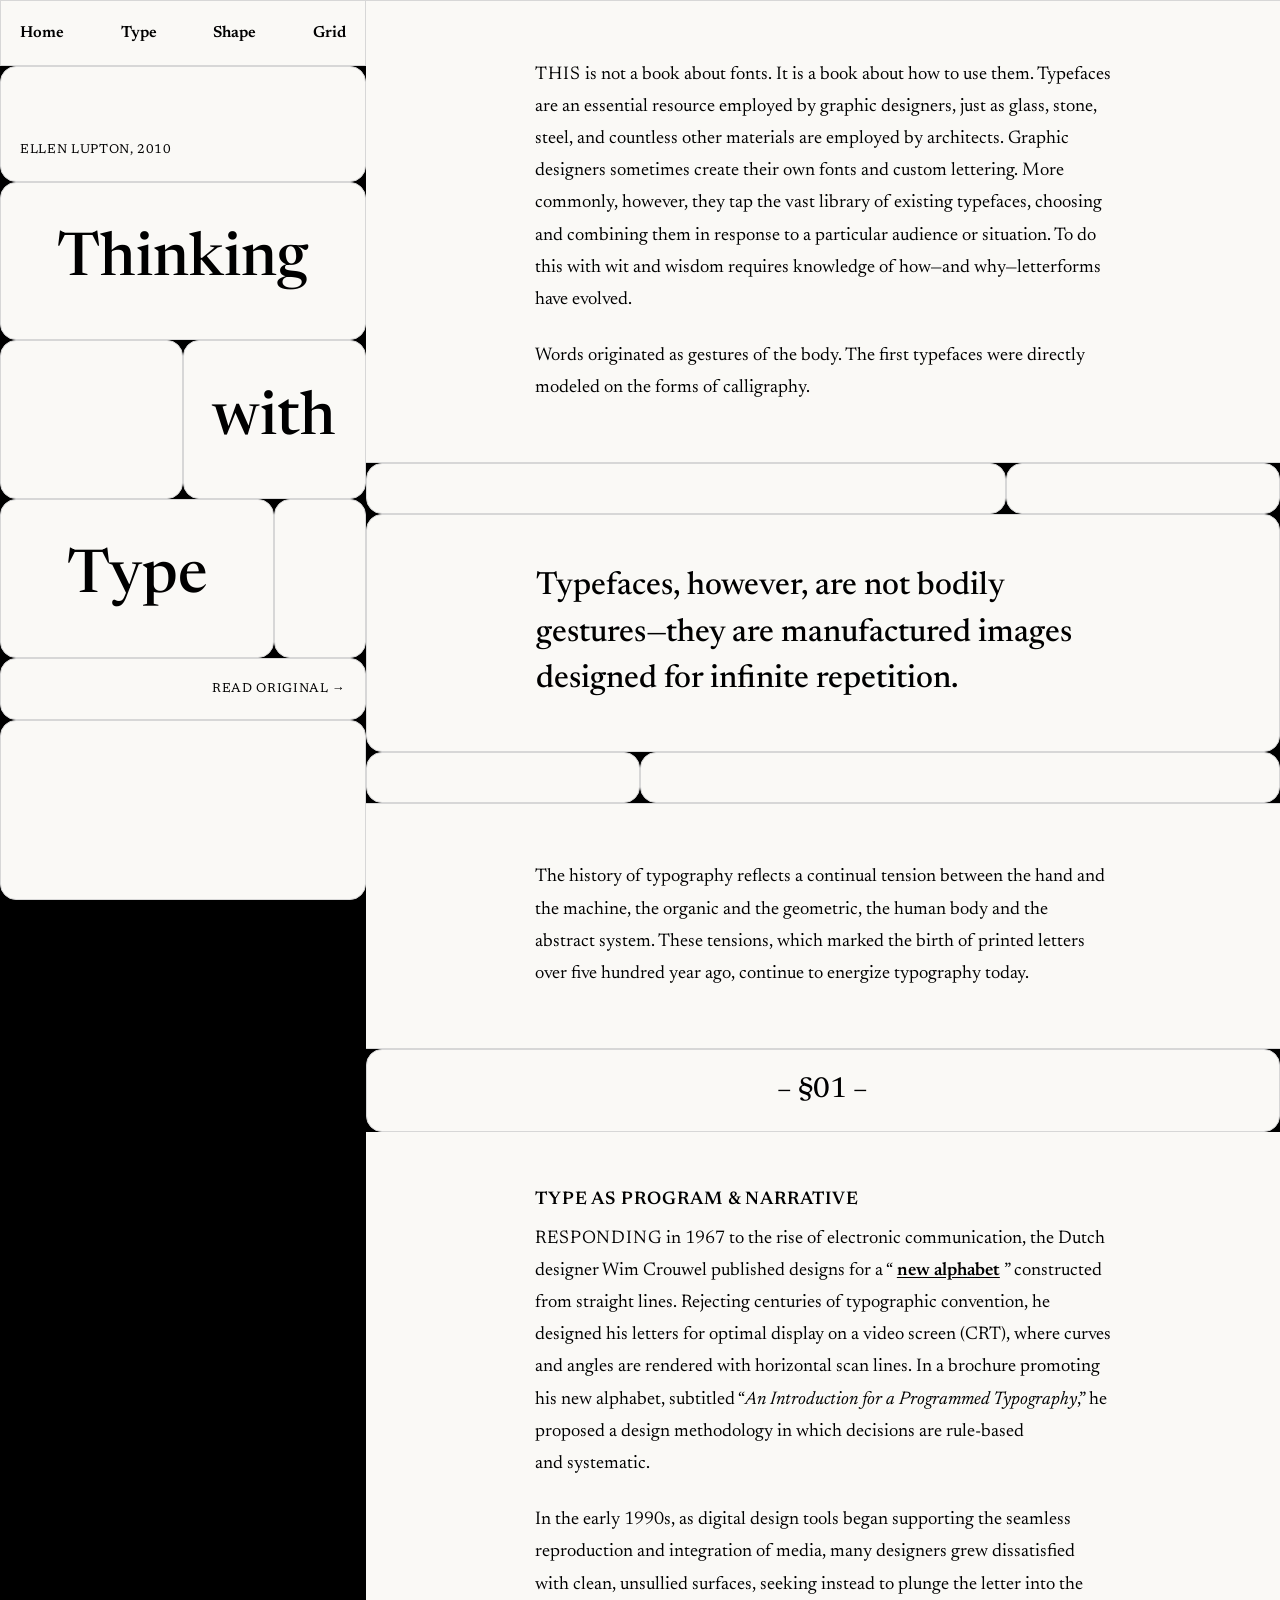
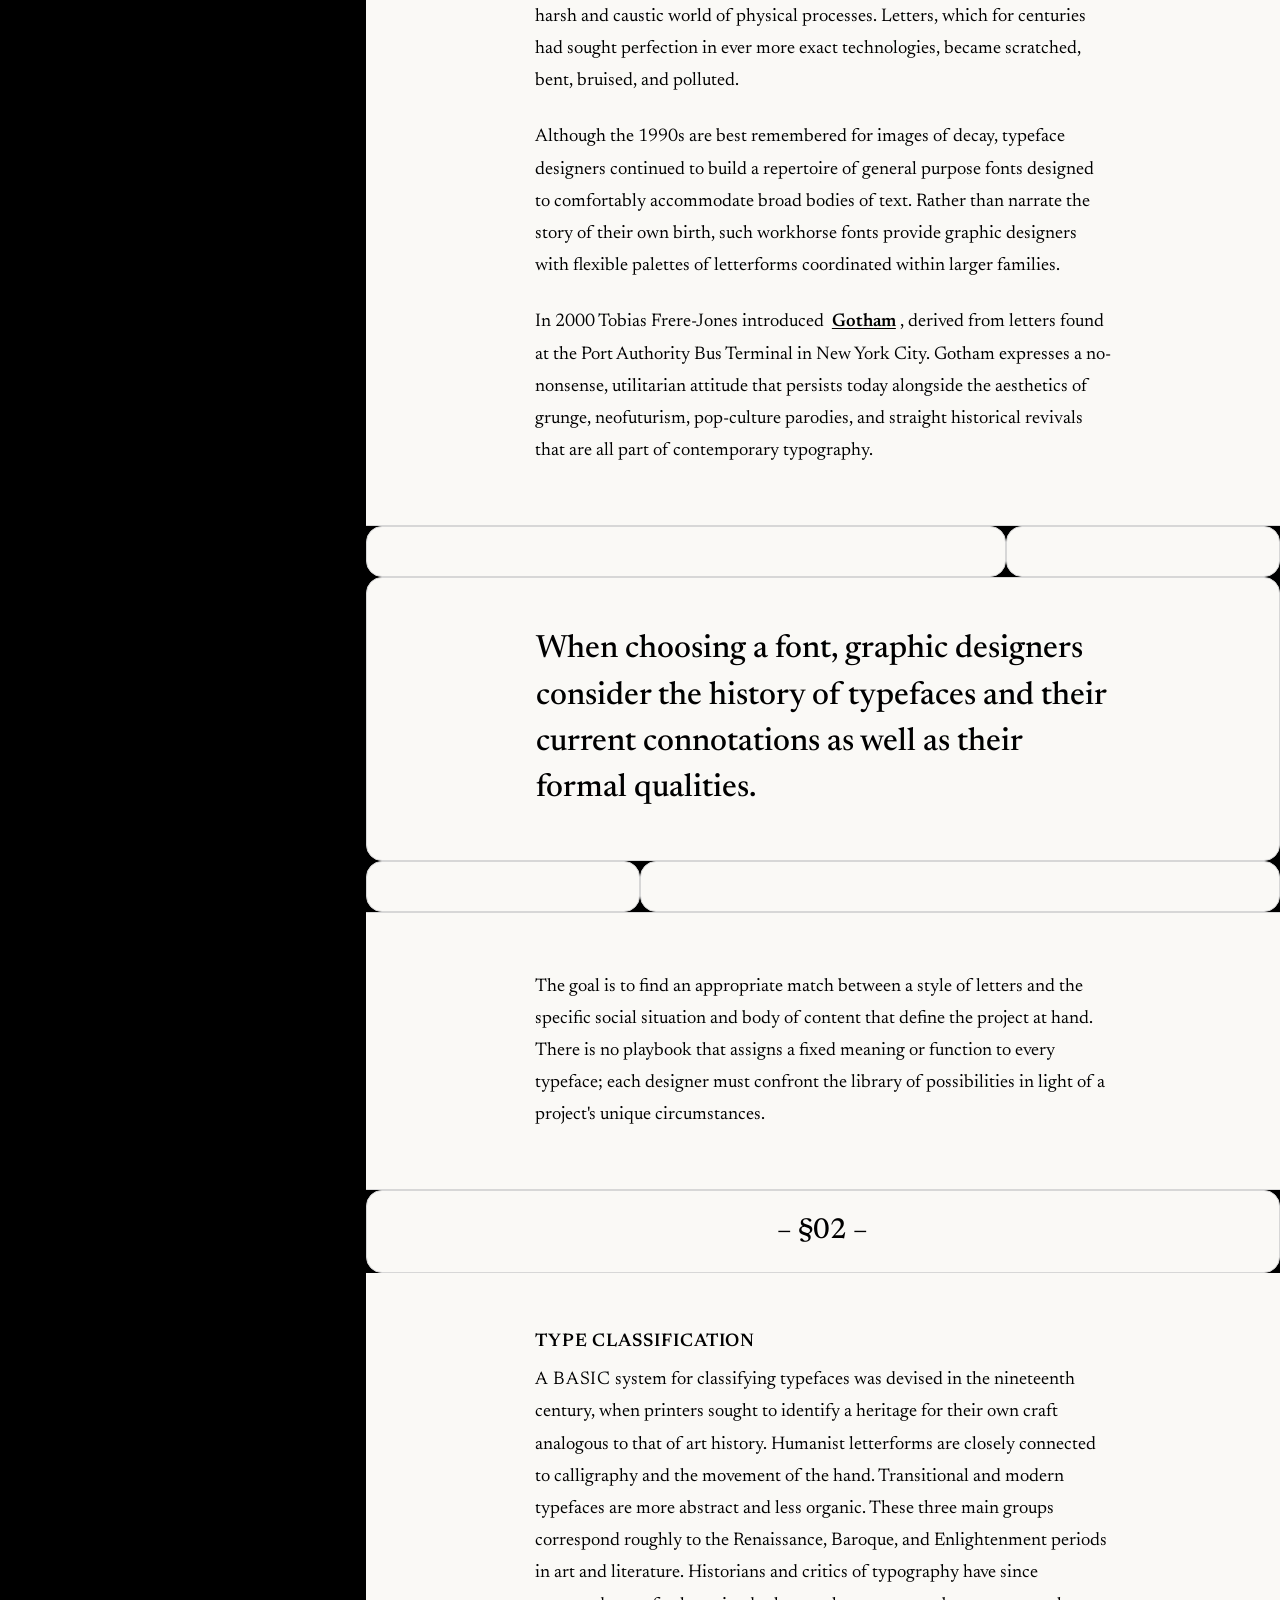
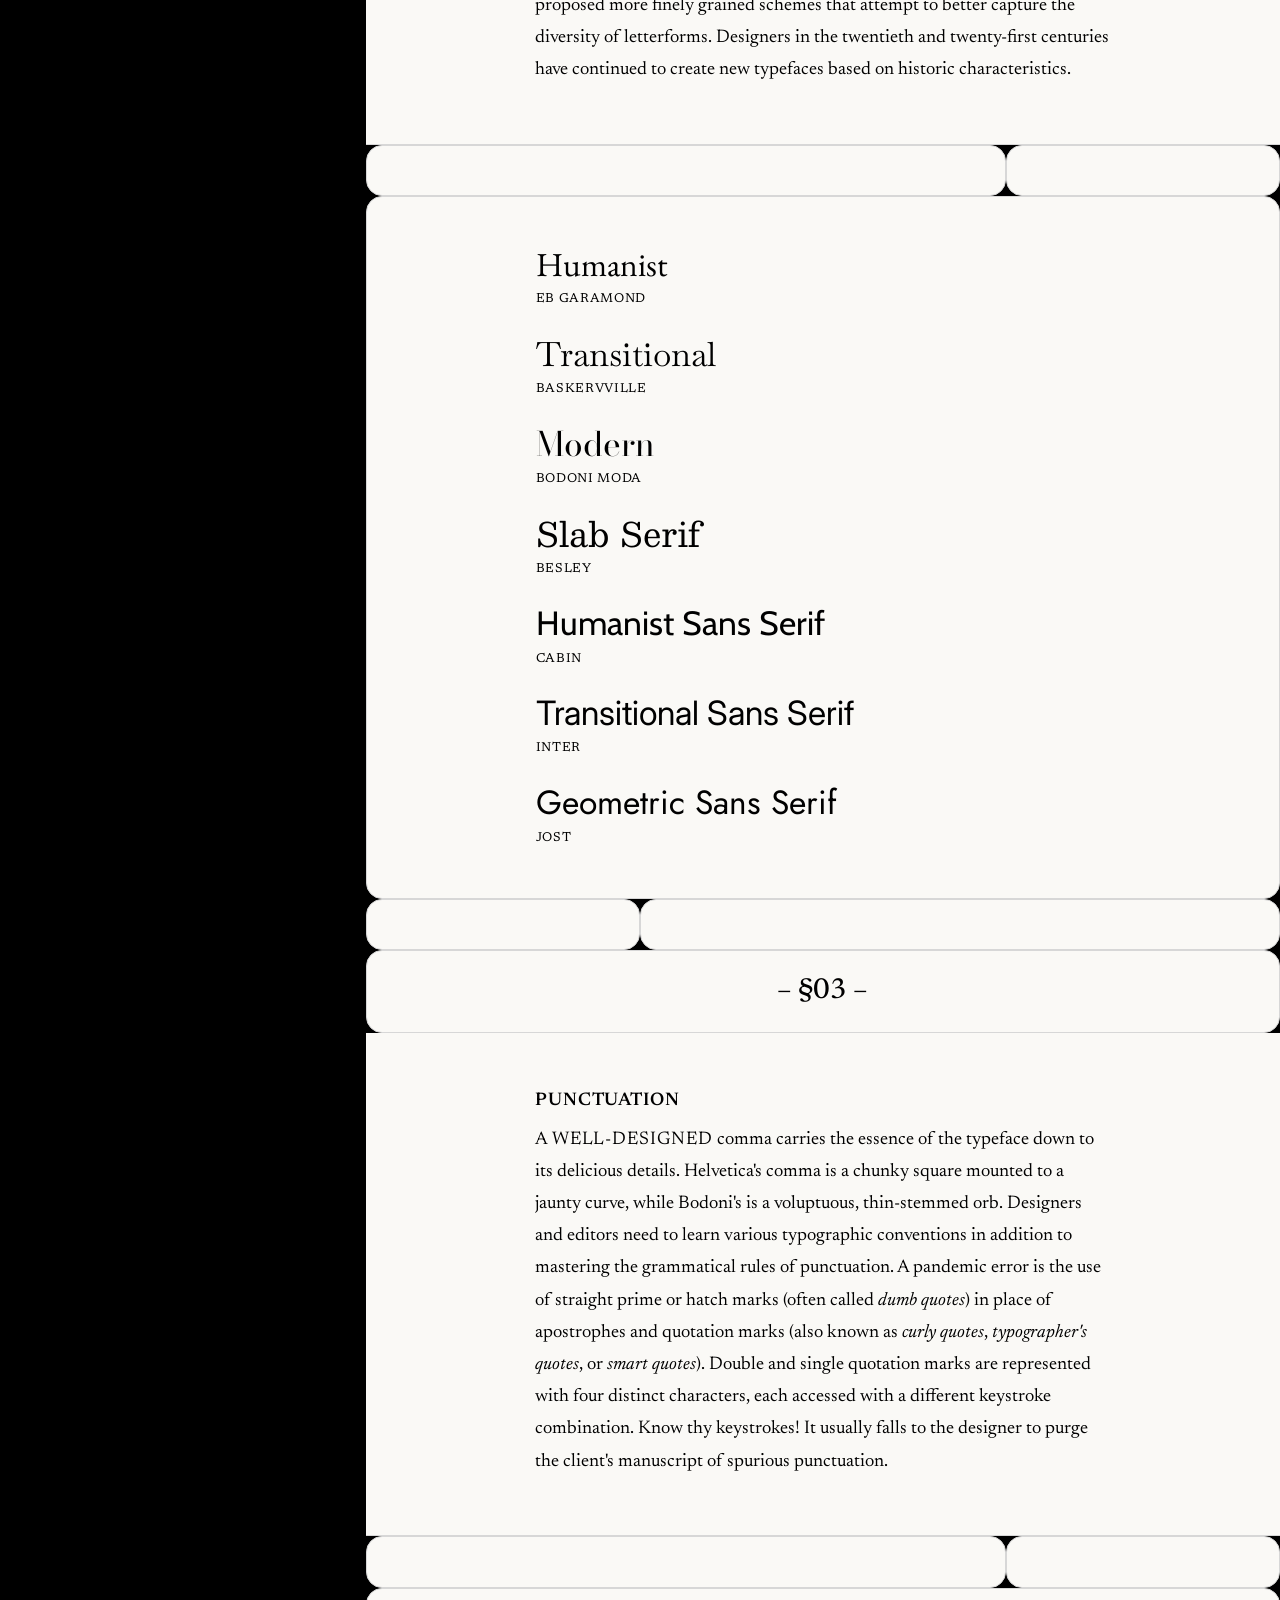
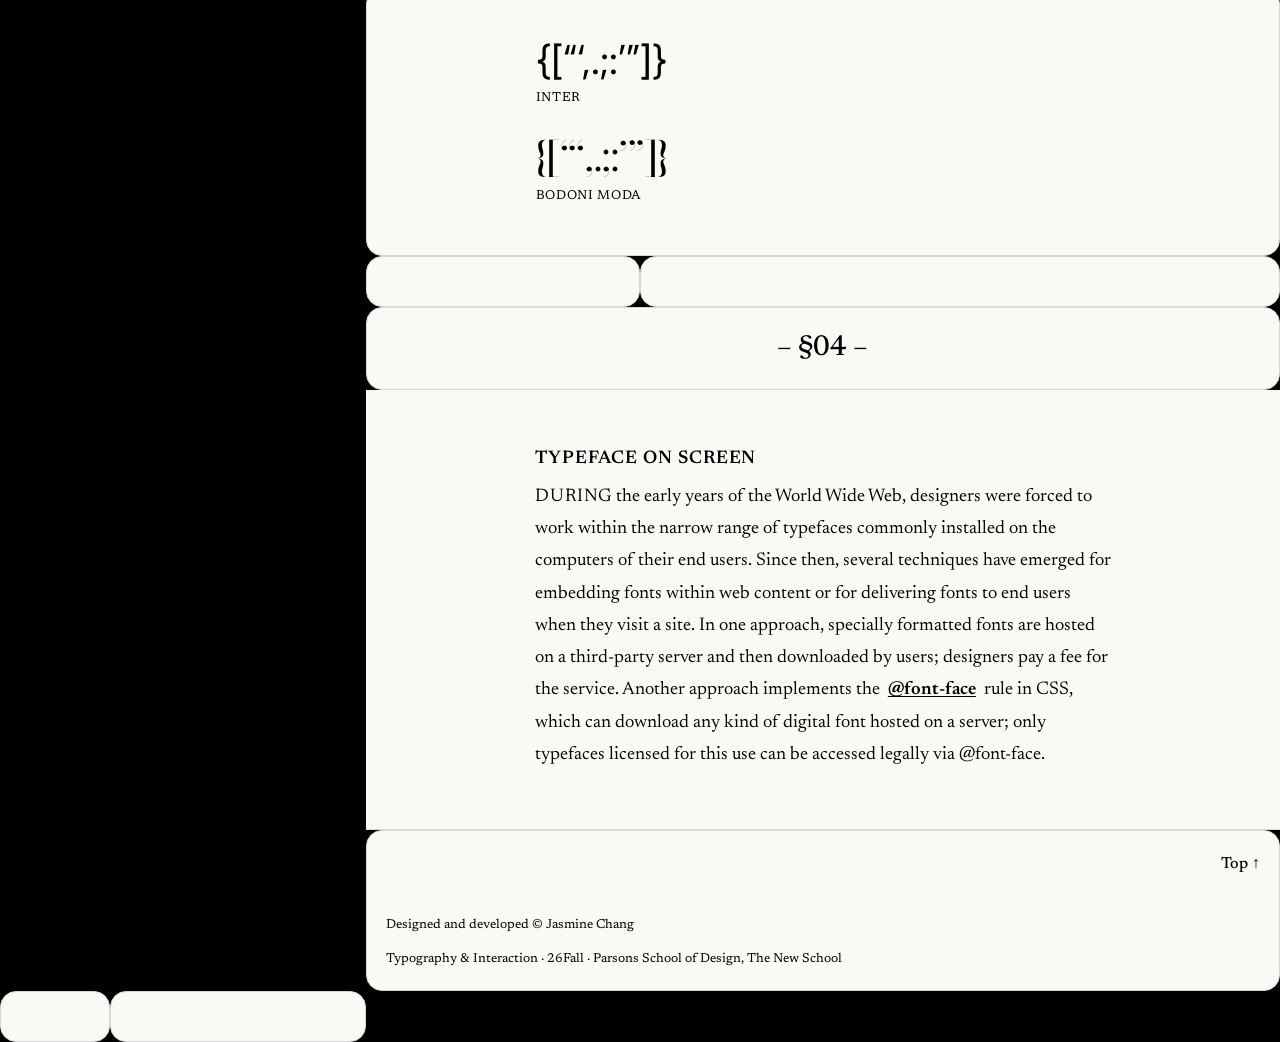
<file: thinking-with-type/index.html>
<!DOCTYPE html>
<html lang="en">
	<head>
		<meta name="viewport" content="width=device-width, initial-scale=1">
		<title>Direction 1</title>
		<!-- <link rel="stylesheet" href="../styles/reset.css"> -->
		<!-- <link rel="stylesheet" href="../styles/common.css"> -->
		<!-- <link rel="stylesheet" href="style.css"> -->
		<style>
			@import '../styles/reset.css' layer(reset);
			@import '../styles/common.css' layer(common);
			@import 'style.css' layer(page);
		</style>
	</head>

	<body>
		<header>
			<nav>
				<ul>
					<li><a href="../">Home</a></li>
					<li><a href="../thinking-with-type/">Type</a></li> <!-- ../ says go up to the roots -->
					<li><a href="../the-shape-of-words/">Shape</a></li>
					<li><a href="../typography-is-a-grid/">Grid</a></li>
				</ul>
			</nav>

			<h1>
				<span>Thinking</span>
				<span>with</span>
				<span>Type</span>
			</h1>

			<p class="byline">Ellen Lupton, <time datetime="2010">2010</time></p>
			<p class="source"><a href="https://readings.design/PDF/thinkingwithtype_ellenlupton.pdf">Read Original</a></p>
		</header>

		<main>
			<article>
				<!-- Section one -->
				<section>
					<p><span class="uppercase">This</span> is not a book about fonts. It is a book about how to use them. Typefaces are an essential resource employed by graphic designers, just as glass, stone, steel, and countless other materials are employed by architects. Graphic designers sometimes create their own fonts and custom lettering. More commonly, however, they tap the vast library of existing typefaces, choosing and combining them in response to a particular audience or situation. To do this with wit and wisdom requires knowledge of how—and why—letterforms have&nbsp;evolved.</p>

					<p>Words originated as gestures of the body. The first typefaces were directly modeled on the forms of&nbsp;calligraphy.</p>

					<div class="blank-row" aria-hidden="true"></div>
					<blockquote>
						<p>Typefaces, however, are not bodily gestures—they are manufactured images designed for infinite&nbsp;repetition.</p>
					</blockquote>
					<div class="blank-row" aria-hidden="true"></div>

					<p>The history of typography reflects a continual tension between the hand and the machine, the organic and the geometric, the human body and the abstract system. These tensions, which marked the birth of printed letters over five hundred year ago, continue to energize typography&nbsp;today.</p>
				</section>

				<!-- Section two -->
				<section>
					<span class="section-number">01</span>
					<h2>Type as Program & Narrative</h2>

					<p><span class="uppercase">Responding</span> in 1967 to the rise of electronic communication, the Dutch designer Wim Crouwel published designs for a “<a href="https://www.moma.org/collection/works/139322">new alphabet</a>” constructed from straight lines. Rejecting centuries of typographic convention, he designed his letters for optimal display on a video screen (CRT), where curves and angles are rendered with horizontal scan lines. In a brochure promoting his new alphabet, subtitled “<cite>An Introduction for a Programmed Typography</cite>,” he proposed a design methodology  in which decisions are rule-based and&nbsp;systematic.</p>

					<p>In the early 1990s, as digital design tools began supporting the seamless reproduction and integration of media, many designers grew dissatisfied with clean, unsullied surfaces, seeking instead to plunge the letter into the harsh and caustic world of physical processes. Letters, which for centuries had sought perfection in ever more exact technologies, became scratched, bent, bruised, and&nbsp;polluted.</p>

					<p>Although the 1990s are best remembered for images of decay, typeface designers continued to build a repertoire of general purpose fonts designed to comfortably accommodate broad bodies of text. Rather than narrate the story of their own birth, such workhorse fonts provide graphic designers with flexible palettes of letterforms coordinated within larger&nbsp;families.</p>

					<p>In 2000 Tobias Frere-Jones introduced <a href="https://frerejones.com/blog/designing-gotham">Gotham</a>, derived from letters found at the Port Authority Bus Terminal in New York City. Gotham expresses a no-nonsense, utilitarian attitude that persists today alongside the aesthetics of grunge, neofuturism, pop-culture parodies, and straight historical revivals that are all part of&nbsp;contemporary typography.</p>

					<div class="blank-row" aria-hidden="true"></div>
					<blockquote>
						<p>When choosing a font, graphic designers consider the history of typefaces and their current connotations as well as their formal&nbsp;qualities.</p>
					</blockquote>
					<div class="blank-row" aria-hidden="true"></div>

					<p>The goal is to find an appropriate match between a style of letters and the specific social situation and body of content that define the project at hand. There is no playbook that assigns  a fixed meaning or function to every typeface; each designer must confront the library of possibilities in light of a project's unique&nbsp;circumstances.</p>
				</section>

				<!-- Section three -->
				<section>
					<span class="section-number">02</span>
					<h2>Type Classification</h2>

					<p><span class="uppercase">A basic</span> system for classifying typefaces was devised in the nineteenth century, when printers sought to identify a heritage for their own craft analogous to that of art history. Humanist letterforms are closely connected to calligraphy and the movement of the hand. Transitional and modern typefaces are more abstract and less organic. These three main groups correspond roughly to the Renaissance, Baroque, and Enlightenment periods in art and literature. Historians and critics of typography have since proposed more finely grained schemes that attempt to better capture the diversity of letterforms. Designers in the twentieth and twenty-first centuries have continued to create new typefaces based on historic&nbsp;characteristics.</p>

					<div class="blank-row" aria-hidden="true"></div>
					<dl class="classification">
						<dt class="humanist">Humanist</dt>
						<dd>EB Garamond</dd>

						<dt class="transitional">Transitional</dt>
						<dd>Baskervville</dd>

						<dt class="modern">Modern</dt>
						<dd>Bodoni Moda</dd>

						<dt class="slab">Slab Serif</dt>
						<dd>Besley</dd>

						<dt class="humanist-sans">Humanist Sans Serif</dt>
						<dd>Cabin</dd>

						<dt class="transitional-sans">Transitional Sans Serif</dt>
						<dd>Inter</dd>

						<dt class="geometric-sans">Geometric Sans Serif</dt>
						<dd>Jost</dd>
					</dl>
					<div class="blank-row" aria-hidden="true"></div>
				</section>

				<!-- Section four -->
				<section>
					<span class="section-number">03</span>
					<h2>Punctuation</h2>

					<p><span class="uppercase">A well-designed</span> comma carries the essence of the typeface down to its delicious details. Helvetica's comma is a chunky square mounted to a jaunty curve, while Bodoni's is a voluptuous, thin-stemmed orb. Designers and editors need to learn various typographic conventions in addition to mastering the grammatical rules of punctuation. A pandemic error is the use of straight prime or hatch marks (often called <em>dumb quotes</em>) in place of apostrophes and quotation marks (also known as <em>curly quotes</em>, <em>typographer's quotes</em>, or <em>smart quotes</em>). Double and single quotation marks are represented with four distinct characters, each accessed with a different keystroke combination. Know thy keystrokes! It usually falls to the designer to purge the client's manuscript of spurious&nbsp;punctuation.</p>

					<div class="blank-row" aria-hidden="true"></div>
					<dl class="punctuation">
						<dt class="transitional-sans">{[“‘,.;:’”]}</dt>
						<dd>Inter</dd>

						<dt class="modern">{[“‘,.;:’”]}</dt>
						<dd>Bodoni Moda</dd>
					</dl>
					<div class="blank-row" aria-hidden="true"></div>
				</section>

				<!-- Section five -->
				<section>
					<span class="section-number">04</span>
					<h2>Typeface on Screen</h2>

					<p><span class="uppercase">During</span> the early years of the World Wide Web, designers were forced to work within the narrow range of typefaces commonly installed on the computers of their end users. Since then, several techniques have emerged for embedding fonts within web content or for delivering fonts to end users when they visit a site. In one approach, specially formatted fonts are hosted on a third-party server and then downloaded by users; designers pay a fee for the service. Another approach implements the <a href="https://developer.mozilla.org/en-US/docs/Web/CSS/Reference/At-rules/@font-face"><code>@font-face</code></a> rule in CSS, which can download any kind of digital font hosted on a server; only typefaces licensed for this use can be accessed legally via&nbsp;@font-face.</p>
				</section>
			</article>
		</main>

		<footer>
			<a href="#top">Top</a>
			<p>Designed and developed © Jasmine Chang</p>
			<p>Typography & Interaction · 26Fall · Parsons School of Design, The New School</p>
		</footer>
		<div class="blank-row" aria-hidden="true"></div>
	</body>
</html>
</file>
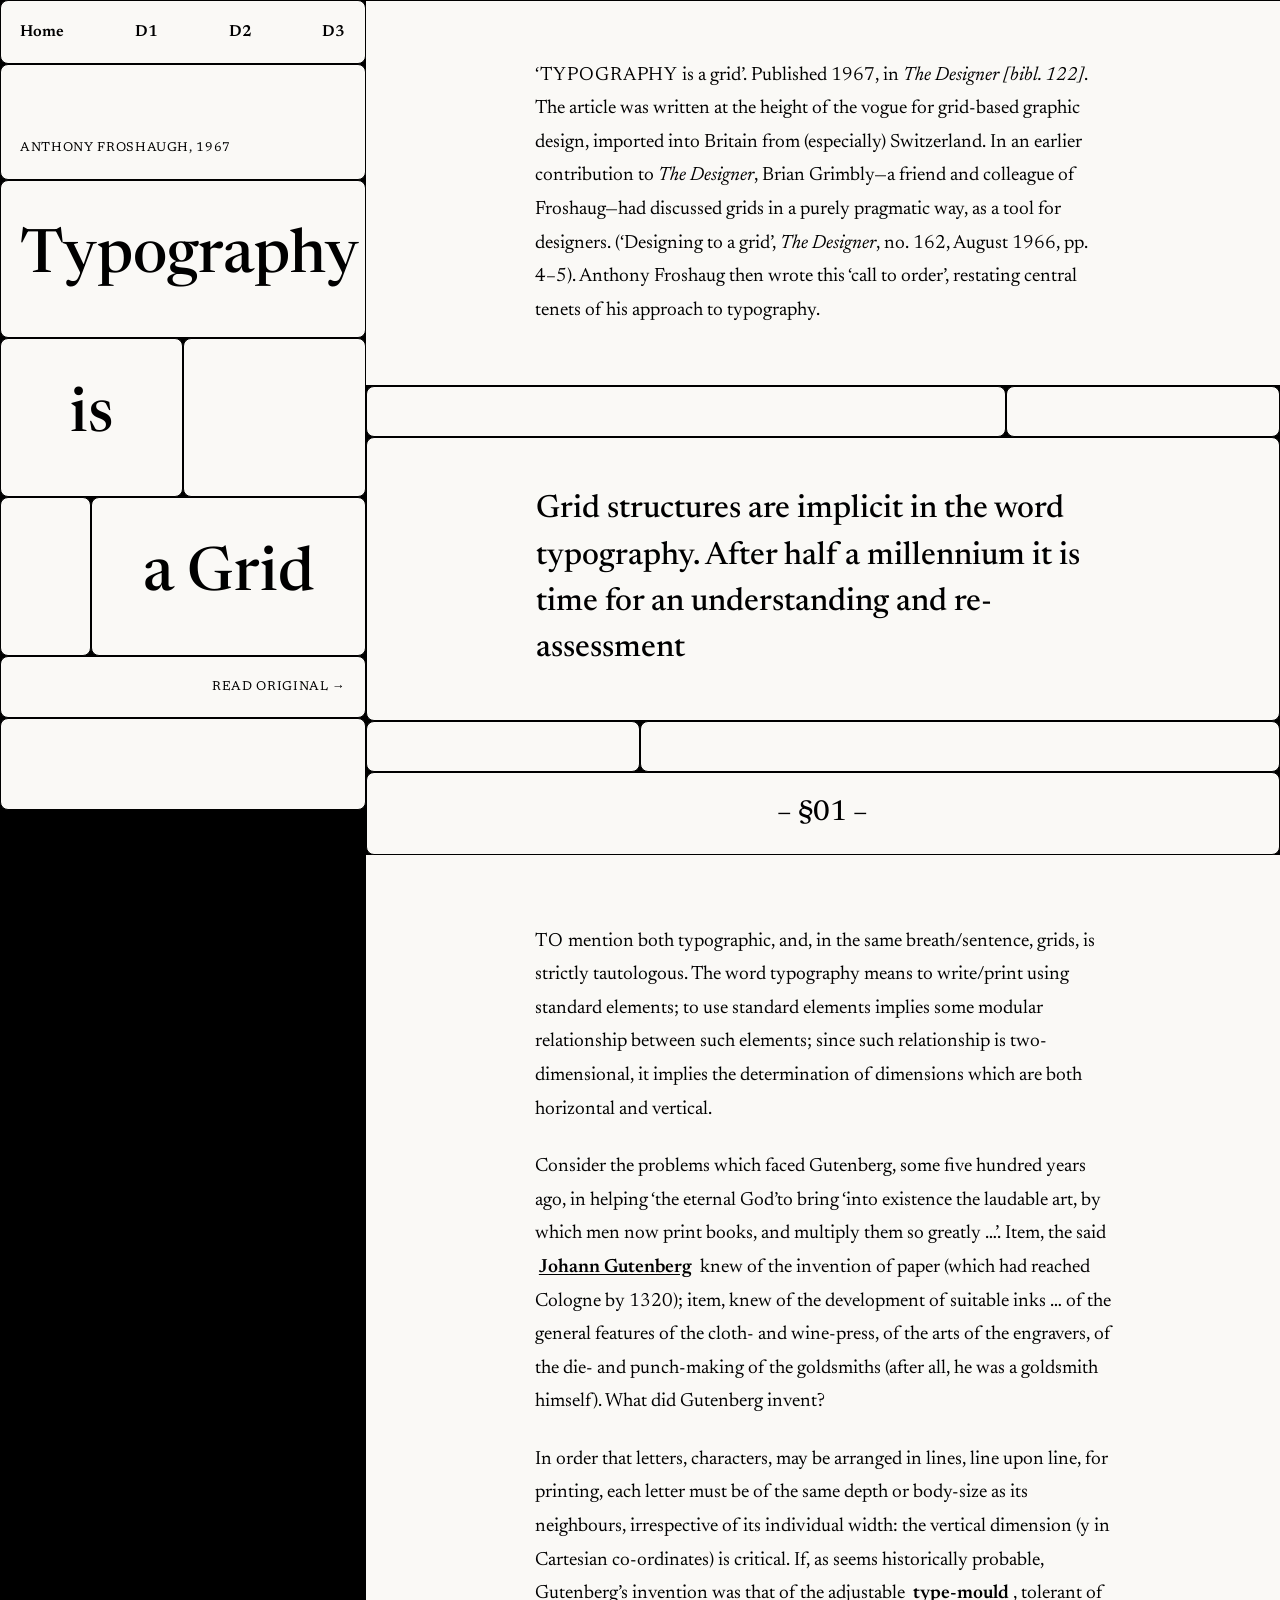
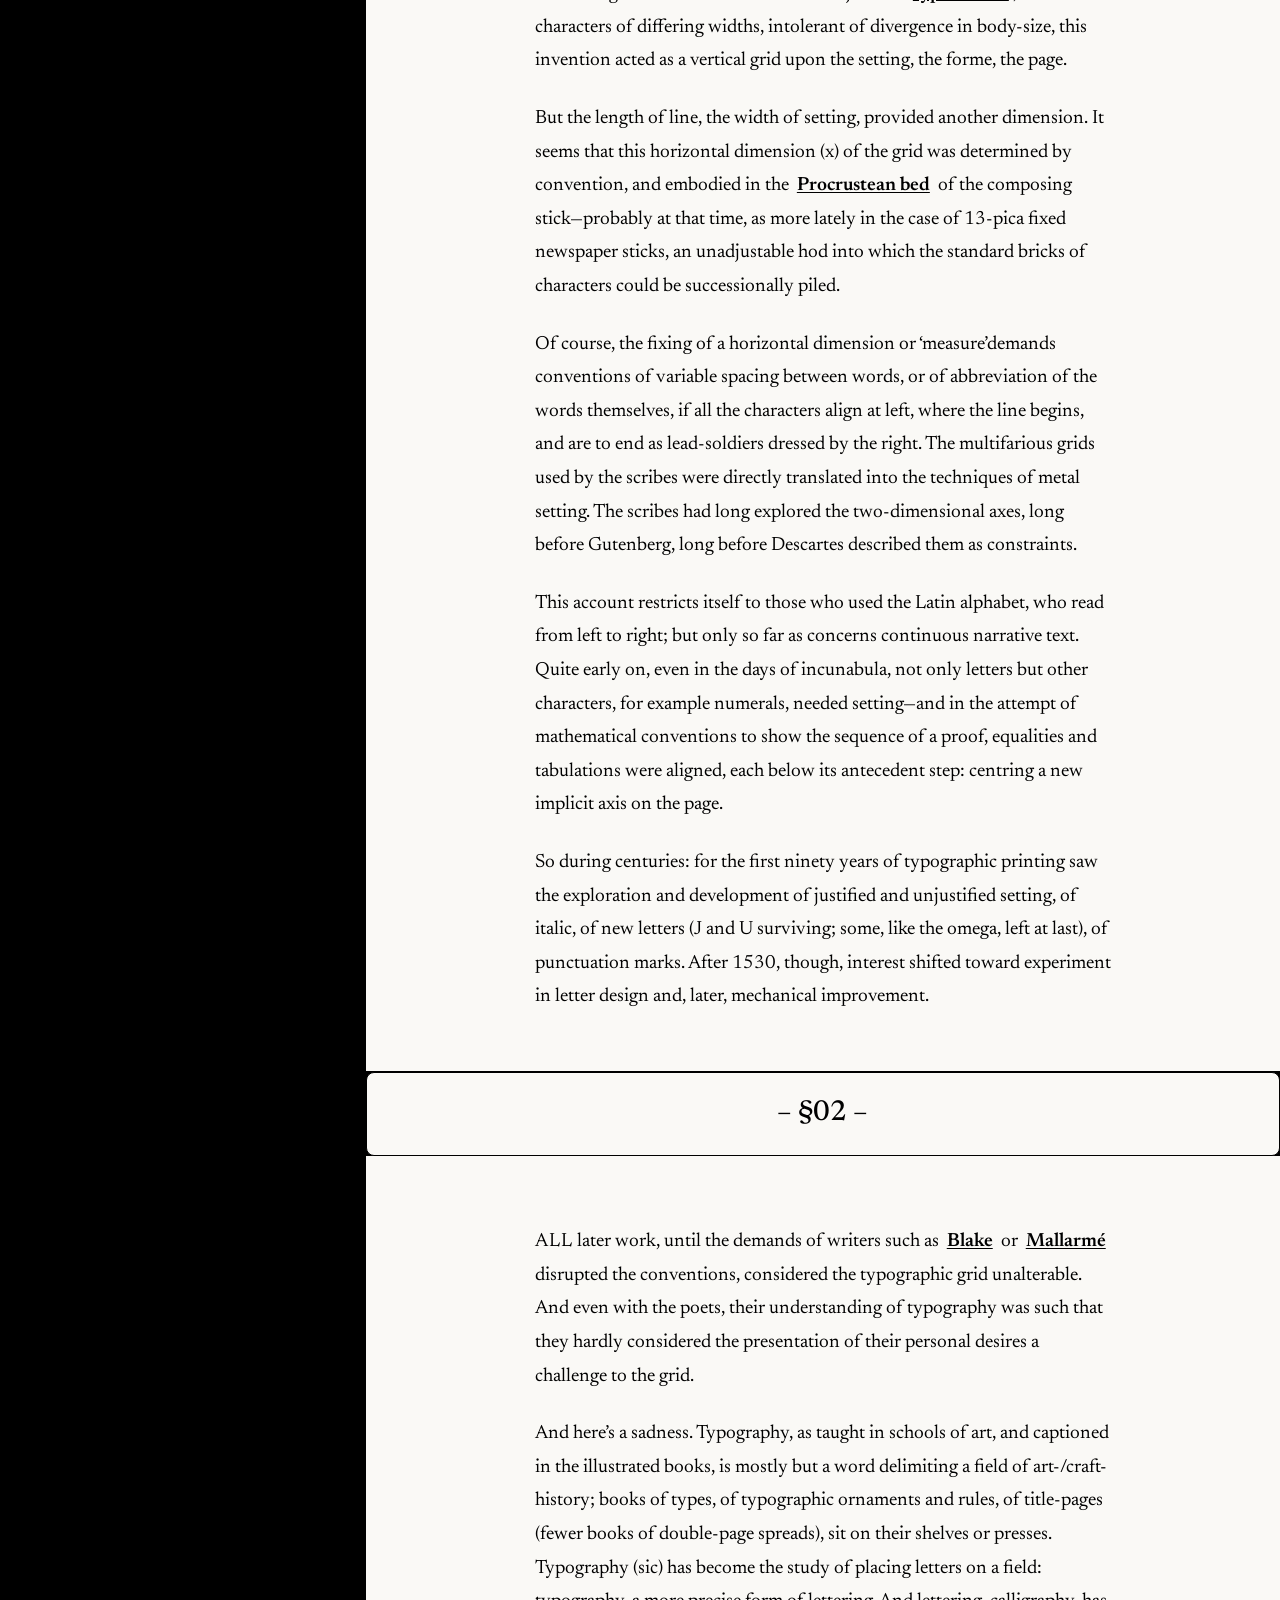
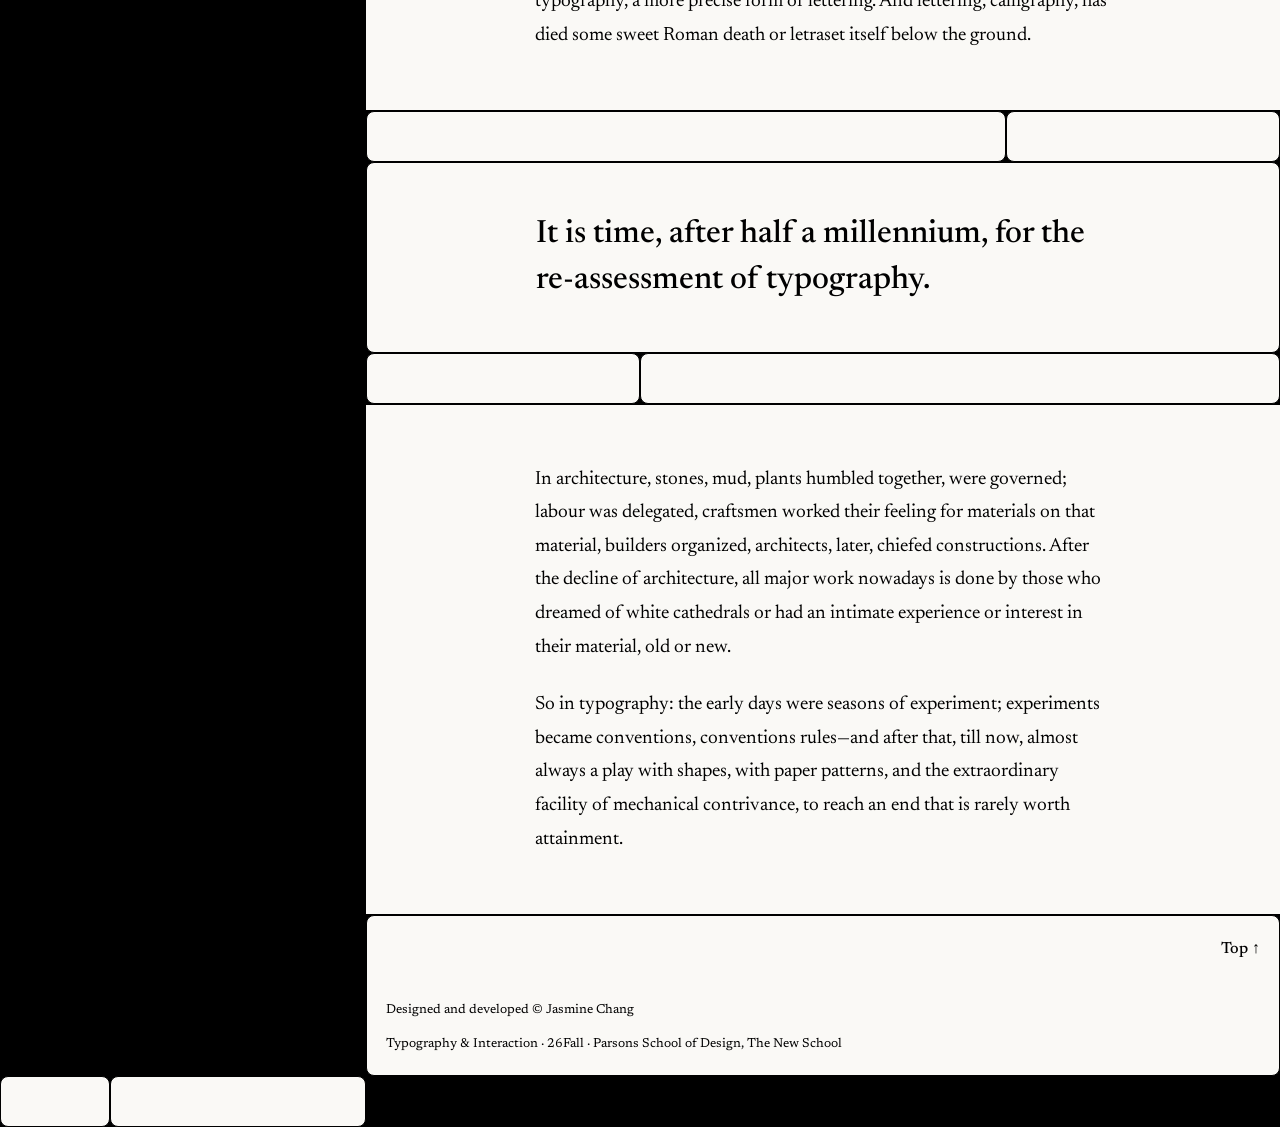
<file: third-text/index.html>
<!DOCTYPE html>
<html lang="en">
	<head>
		<meta name="viewport" content="width=device-width, initial-scale=1">
		<title>Third text</title>
		<!-- <link rel="stylesheet" href="../styles/reset.css"> -->
		<!-- <link rel="stylesheet" href="../styles/common.css"> -->
		<!-- <link rel="stylesheet" href="style.css"> -->
		<style>
			@import '../styles/reset.css' layer(reset);
			@import '../styles/common.css' layer(common);
			@import 'style.css' layer(page);
		</style>
	</head>

	<body>
		<header>
			<nav>
				<ul>
					<li><a href="../">Home</a></li>
					<li><a href="../article-name/">D1</a></li> <!-- ../ says go up to the roots -->
					<li><a href="../second-one/">D2</a></li>
					<li><a href="../third-text/">D3</a></li>
				</ul>
			</nav>

			<h1>
				<span>Typography</span>
				<span>is</span>
				<span>a Grid</span>
			</h1>

			<p class="byline">Anthony Froshaugh, <time datetime="1967">1967</time></p>
			<p class="source"><a href="https://readings.design/PDF/TypographyisaGrid.pdf">Read Original</a></p>
		</header>

		<main>
			<article>
				<!-- Section one -->
				<section>
					<p><span class="uppercase">‘Typography</span> is a grid’. Published 1967, in <cite>The Designer [bibl. 122]</cite>. The article was written at the height of the vogue for grid-based graphic design, imported into Britain from (especially) Switzerland. In an earlier contribution to <cite>The Designer</cite>, Brian Grimbly—a friend and colleague of Froshaug—had discussed grids in a purely pragmatic way, as a tool for designers. (‘Designing to a grid’, <cite>The Designer</cite>, no. 162, August 1966, pp. 4–5). Anthony Froshaug then wrote this ‘call to order’, restating central tenets of his approach to typography.</p>

					<div class="blank-row" aria-hidden="true"></div>
					<blockquote>
						<p>Grid structures are implicit in the word typography. After half a millennium it is time for an understanding and re-assessment</p>
					</blockquote>
					<div class="blank-row" aria-hidden="true"></div>
				</section>

				<!-- Section two -->
				<section>
					<span class="section-number">01</span>
					<h2></h2>

					<p><span class="uppercase">To</span> mention both typographic, and, in the same breath/sentence, grids, is strictly tautologous. The word typography means to write/print using standard elements; to use standard elements implies some modular relationship between such elements; since such relationship is two-dimensional, it implies the determination of dimensions which are both horizontal and vertical.</p>

					<p>Consider the problems which faced Gutenberg, some five hundred years ago, in helping ‘the eternal God’to bring ‘into existence the laudable art, by which men now print books, and multiply them so greatly …’. Item, the said <a href="https://www.britannica.com/biography/Johannes-Gutenberg">Johann Gutenberg</a> knew of the invention of paper (which had reached Cologne by 1320); item, knew of the development of suitable inks … of the general features of the cloth- and wine-press, of the arts of the engravers, of the die- and punch-making of the goldsmiths (after all, he was a goldsmith himself). What did Gutenberg invent?</p>

					<p>In order that letters, characters, may be arranged in lines, line upon line, for printing, each letter must be of the same depth or body-size as its neighbours, irrespective of its individual width: the vertical dimension (y in Cartesian co-ordinates) is critical. If, as seems historically probable, Gutenberg’s invention was that of the adjustable <a href="https://www.drupa.com/en/content-hub/drupa-blog/print-technologies/gutenberg-s-inventions-part-2-hand-mould/">type-mould</a>, tolerant of characters of differing widths, intolerant of divergence in body-size, this invention acted as a vertical grid upon the setting, the forme, the page.</p>

					<p>But the length of line, the width of setting, provided another dimension. It seems that this horizontal dimension (x) of the grid was determined by convention, and embodied in the <a href="https://en.wikipedia.org/wiki/Procrustes">Procrustean bed</a> of the composing stick—probably at that time, as more lately in the case of 13-pica fixed newspaper sticks, an unadjustable hod into which the standard bricks of characters could be successionally piled.</p>

					<p>Of course, the fixing of a horizontal dimension or ‘measure’demands conventions of variable spacing between words, or of abbreviation of the words themselves, if all the characters align at left, where the line begins, and are to end as lead-soldiers dressed by the right. The multifarious grids used by the scribes were directly translated into the techniques of metal setting. The scribes had long explored the two-dimensional axes, long before Gutenberg, long before Descartes described them as constraints.</p>

					<p>This account restricts itself to those who used the Latin alphabet, who read from left to right; but only so far as concerns continuous narrative text. Quite early on, even in the days of incunabula, not only letters but other characters, for example numerals, needed setting—and in the attempt of mathematical conventions to show the sequence of a proof, equalities and tabulations were aligned, each below its antecedent step: centring a new implicit axis on the page.</p>

					<p>So during centuries: for the first ninety years of typographic printing saw the exploration and development of justified and unjustified setting, of italic, of new letters (J and U surviving; some, like the omega, left at last), of punctuation marks. After 1530, though, interest shifted toward experiment in letter design and, later, mechanical improvement.</p>
				</section>

				<!-- Section three -->
				<section>
					<span class="section-number">02</span>
					<h2></h2>

					<p><span class="uppercase">All</span> later work, until the demands of writers such as <a href="https://www.blakearchive.org/">Blake</a> or <a href="https://www.artic.edu/artworks/13521/stephane-mallarme">Mallarmé</a> disrupted the conventions, considered the typographic grid unalterable. And even with the poets, their understanding of typography was such that they hardly considered the presentation of their personal desires a challenge to the grid.</p>

					<p>And here’s a sadness. Typography, as taught in schools of art, and captioned in the illustrated books, is mostly but a word delimiting a field of art-/craft-history; books of types, of typographic ornaments and rules, of title-pages (fewer books of double-page spreads), sit on their shelves or presses. Typography (sic) has become the study of placing letters on a field: typography, a more precise form of lettering. And lettering, calligraphy, has died some sweet Roman death or letraset itself below the ground.</p>

					<div class="blank-row" aria-hidden="true"></div>
					<blockquote>
						<p>It is time, after half a millennium, for the re-assessment of typography.</p>
					</blockquote>
					<div class="blank-row" aria-hidden="true"></div>

					<p>In architecture, stones, mud, plants humbled together, were governed; labour was delegated, craftsmen worked their feeling for materials on that material, builders organized, architects, later, chiefed constructions. After the decline of architecture, all major work nowadays is done by those who dreamed of white cathedrals or had an intimate experience or interest in their material, old or new.</p>

					<p>So in typography: the early days were seasons of experiment; experiments became conventions, conventions rules—and after that, till now, almost always a play with shapes, with paper patterns, and the extraordinary facility of mechanical contrivance, to reach an end that is rarely worth attainment.</p>
				</section>
			</article>
		</main>

		<footer>
			<a href="#top">Top</a>
			<p>Designed and developed © Jasmine Chang</p>
			<p>Typography & Interaction · 26Fall · Parsons School of Design, The New School</p>
		</footer>
		<div class="blank-row" aria-hidden="true"></div>
	</body>
</html>
</file>
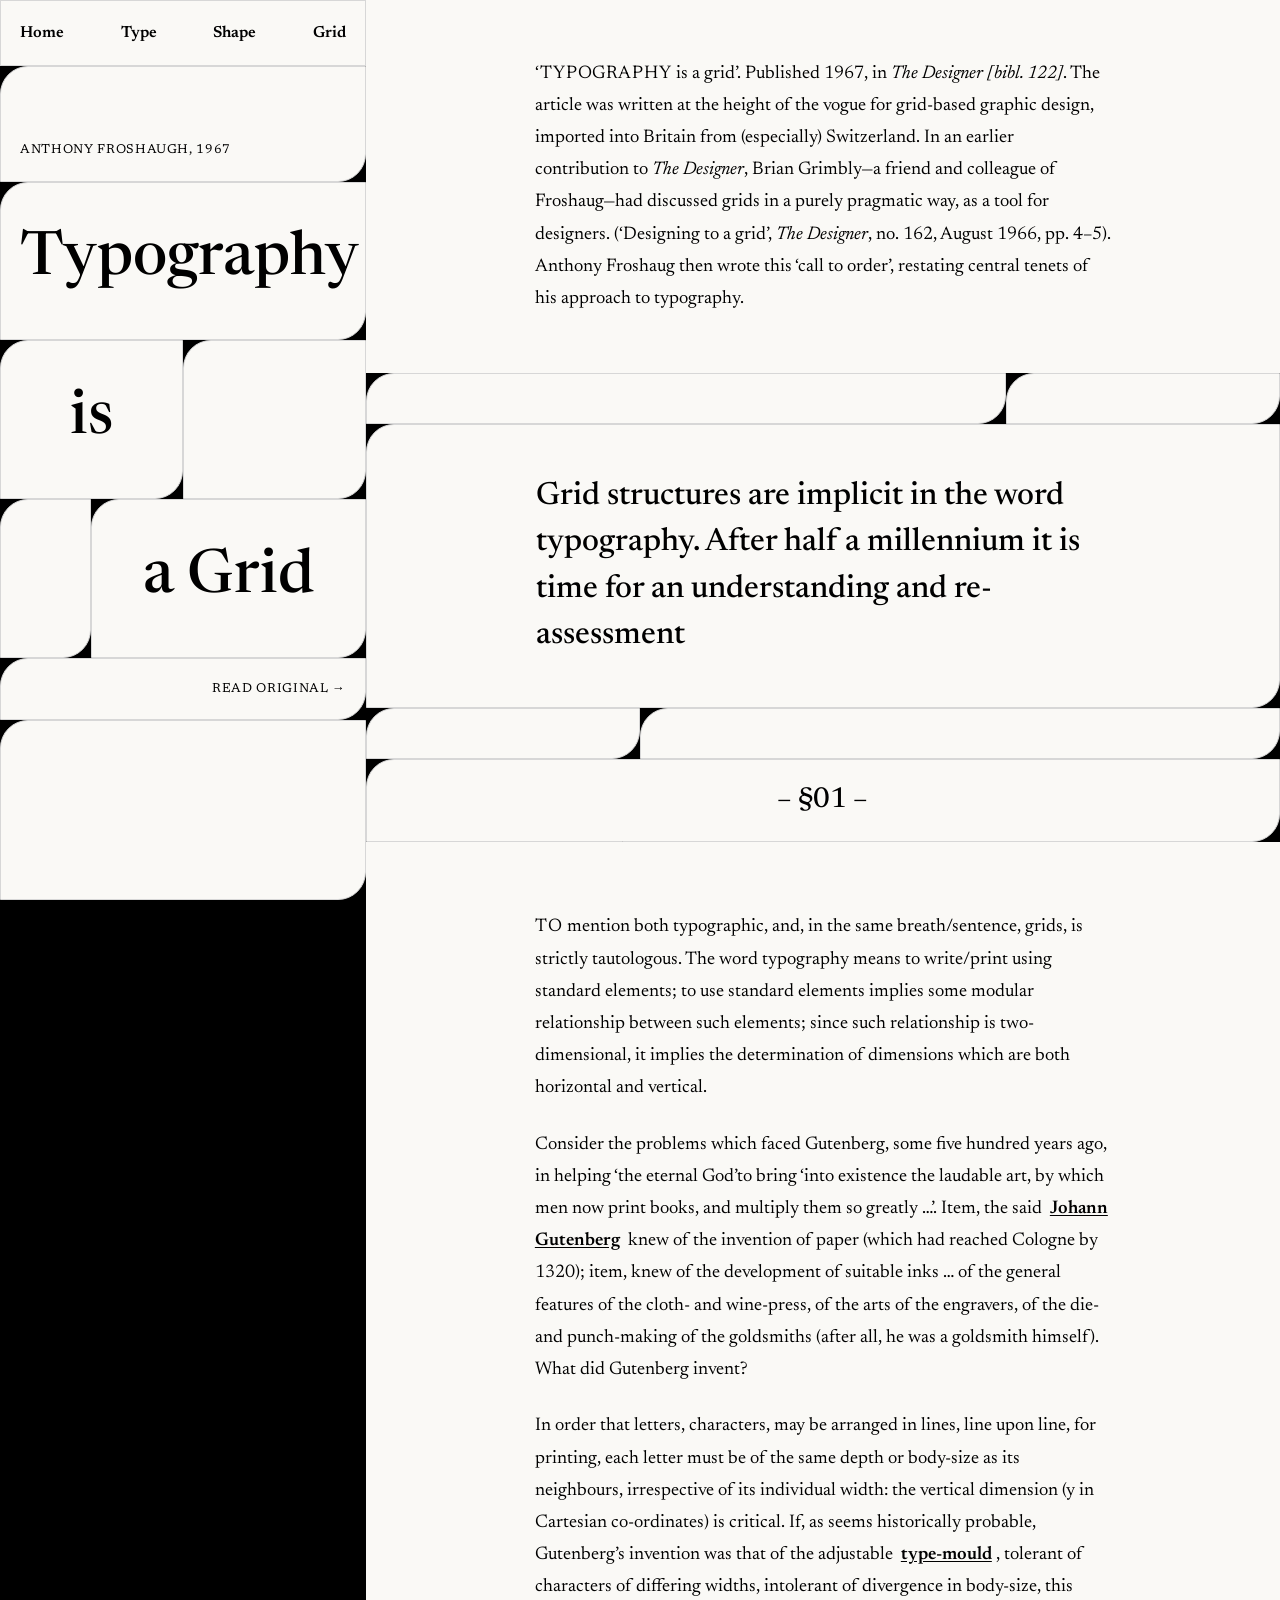
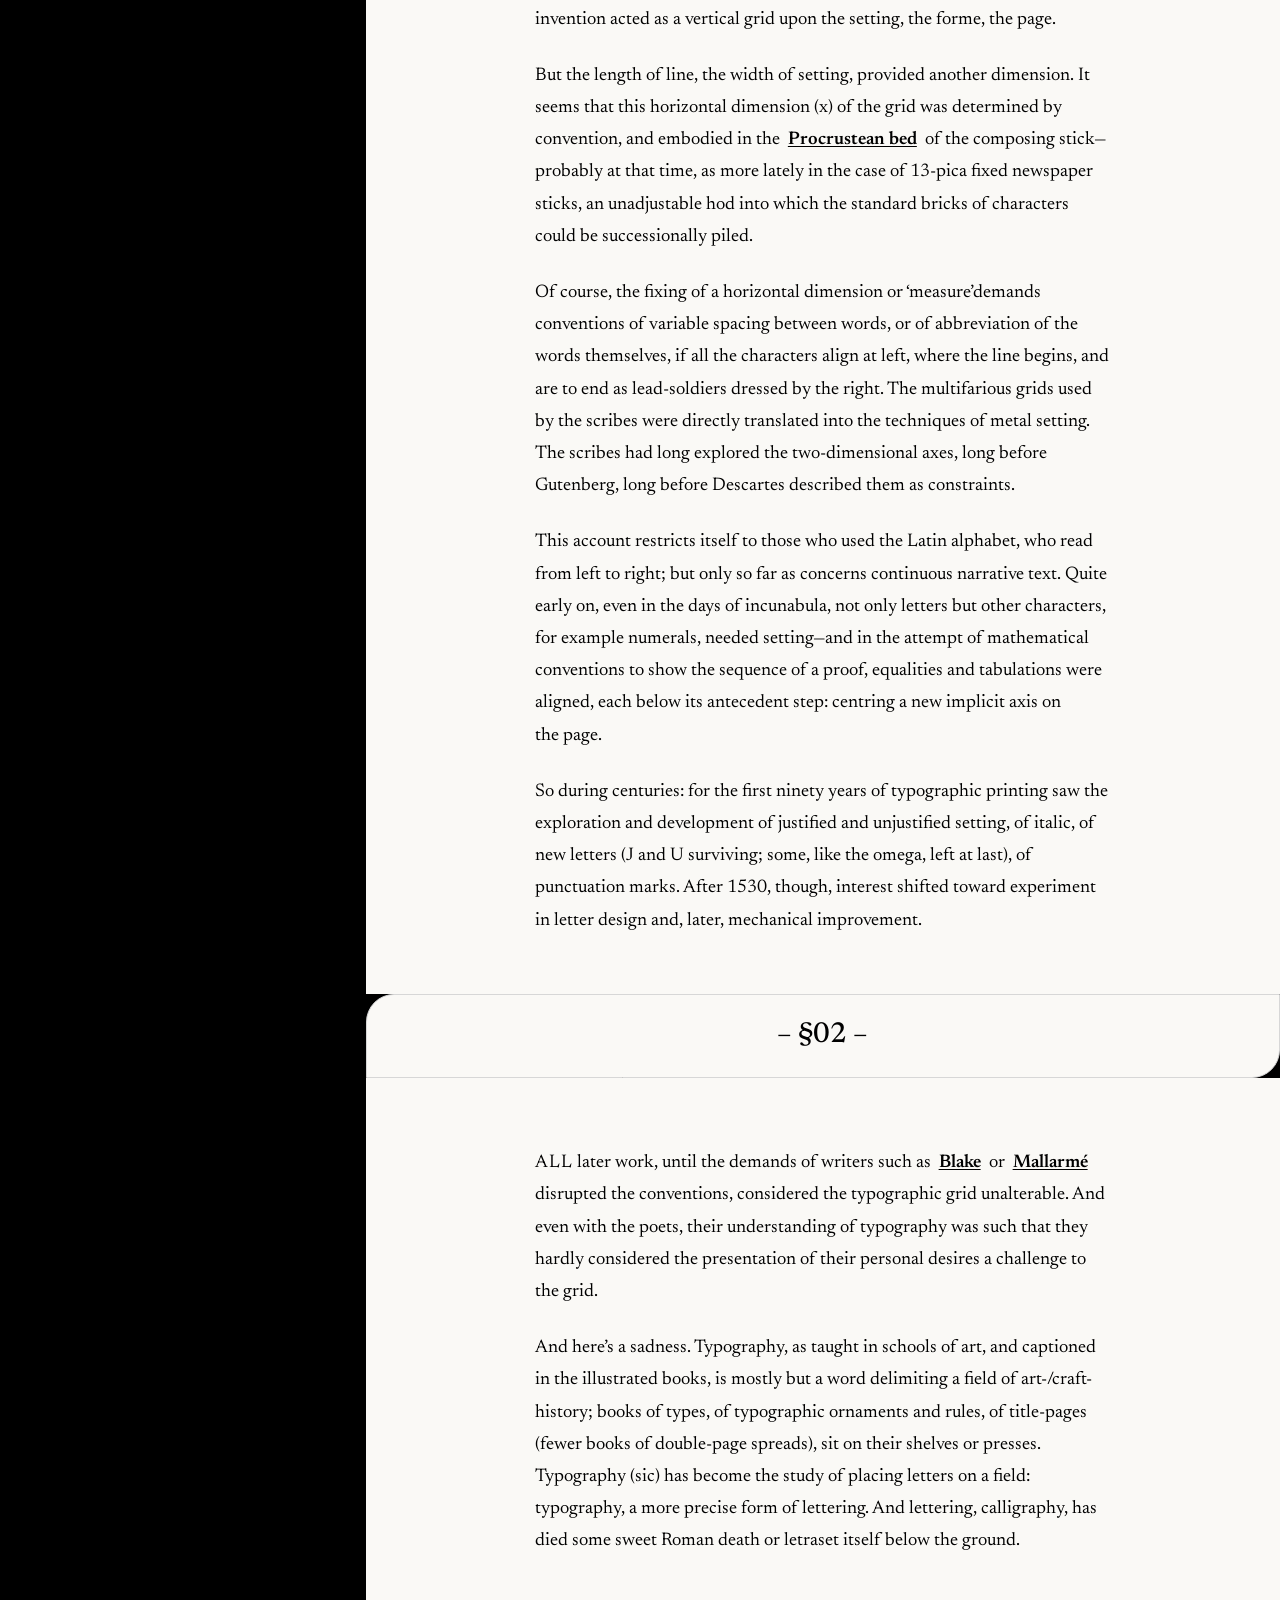
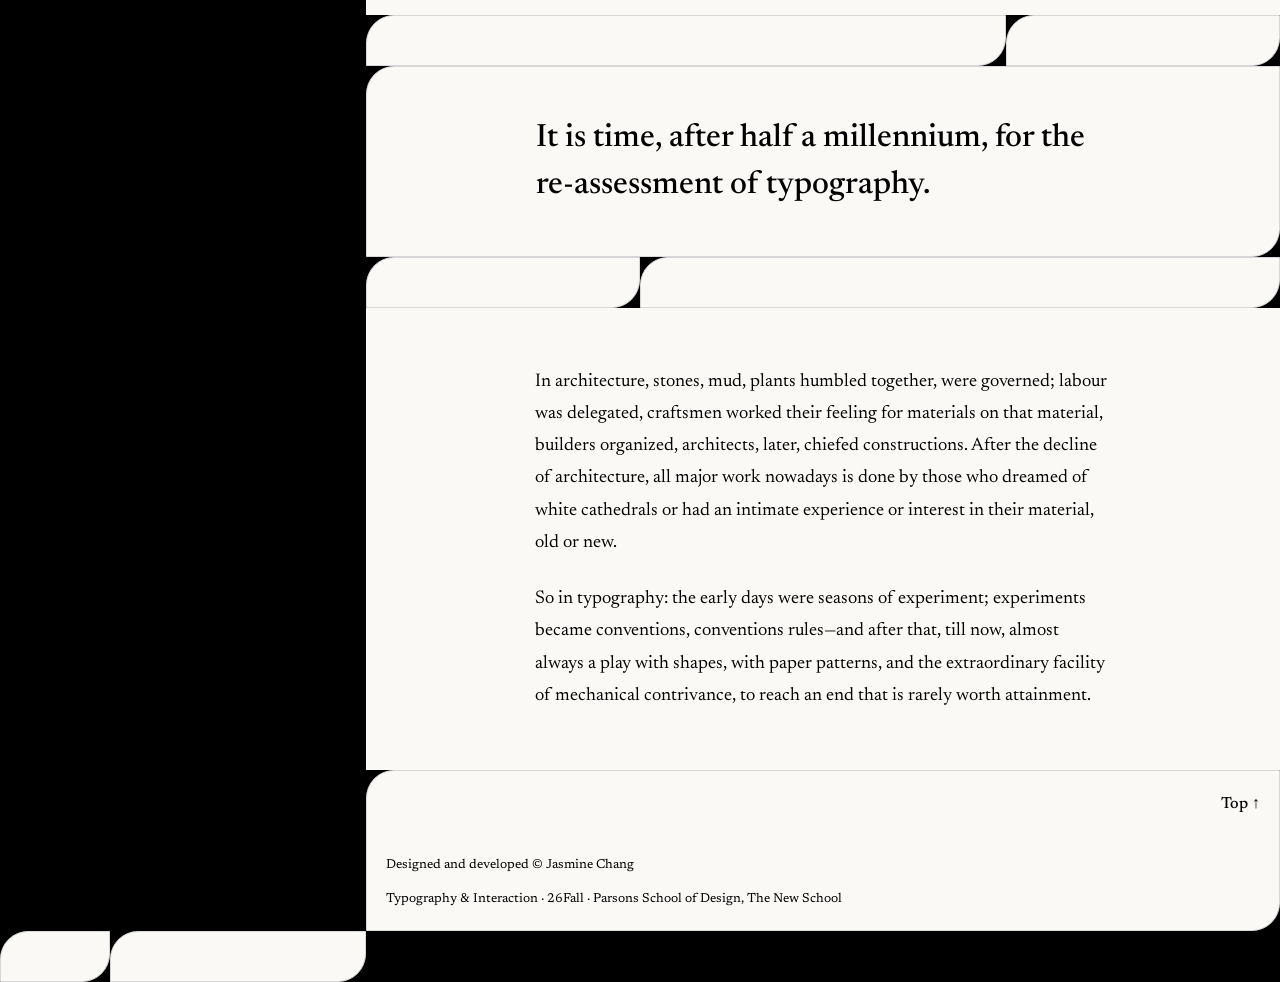
<file: typography-is-a-grid/index.html>
<!DOCTYPE html>
<html lang="en">
	<head>
		<meta name="viewport" content="width=device-width, initial-scale=1">
		<title>Third text</title>
		<!-- <link rel="stylesheet" href="../styles/reset.css"> -->
		<!-- <link rel="stylesheet" href="../styles/common.css"> -->
		<!-- <link rel="stylesheet" href="style.css"> -->
		<style>
			@import '../styles/reset.css' layer(reset);
			@import '../styles/common.css' layer(common);
			@import 'style.css' layer(page);
		</style>
	</head>

	<body>
		<header>
			<nav>
				<ul>
					<li><a href="../">Home</a></li>
					<li><a href="../thinking-with-type/">Type</a></li> <!-- ../ says go up to the roots -->
					<li><a href="../the-shape-of-words/">Shape</a></li>
					<li><a href="../typography-is-a-grid/">Grid</a></li>
				</ul>
			</nav>

			<h1>
				<span>Typography</span>
				<span>is</span>
				<span>a Grid</span>
			</h1>

			<p class="byline">Anthony Froshaugh, <time datetime="1967">1967</time></p>
			<p class="source"><a href="https://readings.design/PDF/TypographyisaGrid.pdf">Read Original</a></p>
		</header>

		<main>
			<article>
				<!-- Section one -->
				<section>
					<p><span class="uppercase">‘Typography</span> is a grid’. Published 1967, in <cite>The Designer [bibl. 122]</cite>. The article was written at the height of the vogue for grid-based graphic design, imported into Britain from (especially) Switzerland. In an earlier contribution to <cite>The Designer</cite>, Brian Grimbly—a friend and colleague of Froshaug—had discussed grids in a purely pragmatic way, as a tool for designers. (‘Designing to a grid’, <cite>The Designer</cite>, no. 162, August 1966, pp. 4–5). Anthony Froshaug then wrote this ‘call to order’, restating central tenets of his approach to&nbsp;typography.</p>

					<div class="blank-row" aria-hidden="true"></div>
					<blockquote>
						<p>Grid structures are implicit in the word typography. After half a millennium it is time for an understanding and&nbsp;re-assessment</p>
					</blockquote>
					<div class="blank-row" aria-hidden="true"></div>
				</section>

				<!-- Section two -->
				<section>
					<span class="section-number">01</span>
					<h2></h2>

					<p><span class="uppercase">To</span> mention both typographic, and, in the same breath/sentence, grids, is strictly tautologous. The word typography means to write/print using standard elements; to use standard elements implies some modular relationship between such elements; since such relationship is two-dimensional, it implies the determination of dimensions which are both horizontal and&nbsp;vertical.</p>

					<p>Consider the problems which faced Gutenberg, some five hundred years ago, in helping ‘the eternal God’to bring ‘into existence the laudable art, by which men now print books, and multiply them so greatly …’. Item, the said <a href="https://www.britannica.com/biography/Johannes-Gutenberg">Johann Gutenberg</a> knew of the invention of paper (which had reached Cologne by 1320); item, knew of the development of suitable inks … of the general features of the cloth- and wine-press, of the arts of the engravers, of the die- and punch-making of the goldsmiths (after all, he was a goldsmith himself). What did Gutenberg&nbsp;invent?</p>

					<p>In order that letters, characters, may be arranged in lines, line upon line, for printing, each letter must be of the same depth or body-size as its neighbours, irrespective of its individual width: the vertical dimension (y in Cartesian co-ordinates) is critical. If, as seems historically probable, Gutenberg’s invention was that of the adjustable <a href="https://www.drupa.com/en/content-hub/drupa-blog/print-technologies/gutenberg-s-inventions-part-2-hand-mould/">type-mould</a>, tolerant of characters of differing widths, intolerant of divergence in body-size, this invention acted as a vertical grid upon the setting, the forme, the&nbsp;page.</p>

					<p>But the length of line, the width of setting, provided another dimension. It seems that this horizontal dimension (x) of the grid was determined by convention, and embodied in the <a href="https://en.wikipedia.org/wiki/Procrustes">Procrustean bed</a> of the composing stick—probably at that time, as more lately in the case of 13-pica fixed newspaper sticks, an unadjustable hod into which the standard bricks of characters could be successionally&nbsp;piled.</p>

					<p>Of course, the fixing of a horizontal dimension or ‘measure’demands conventions of variable spacing between words, or of abbreviation of the words themselves, if all the characters align at left, where the line begins, and are to end as lead-soldiers dressed by the right. The multifarious grids used by the scribes were directly translated into the techniques of metal setting. The scribes had long explored the two-dimensional axes, long before Gutenberg, long before Descartes described them as&nbsp;constraints.</p>

					<p>This account restricts itself to those who used the Latin alphabet, who read from left to right; but only so far as concerns continuous narrative text. Quite early on, even in the days of incunabula, not only letters but other characters, for example numerals, needed setting—and in the attempt of mathematical conventions to show the sequence of a proof, equalities and tabulations were aligned, each below its antecedent step: centring a new implicit axis on the&nbsp;page.</p>

					<p>So during centuries: for the first ninety years of typographic printing saw the exploration and development of justified and unjustified setting, of italic, of new letters (J and U surviving; some, like the omega, left at last), of punctuation marks. After 1530, though, interest shifted toward experiment in letter design and, later, mechanical&nbsp;improvement.</p>
				</section>

				<!-- Section three -->
				<section>
					<span class="section-number">02</span>
					<h2></h2>

					<p><span class="uppercase">All</span> later work, until the demands of writers such as <a href="https://www.blakearchive.org/">Blake</a> or <a href="https://www.artic.edu/artworks/13521/stephane-mallarme">Mallarmé</a> disrupted the conventions, considered the typographic grid unalterable. And even with the poets, their understanding of typography was such that they hardly considered the presentation of their personal desires a challenge to the&nbsp;grid.</p>

					<p>And here’s a sadness. Typography, as taught in schools of art, and captioned in the illustrated books, is mostly but a word delimiting a field of art-/craft-history; books of types, of typographic ornaments and rules, of title-pages (fewer books of double-page spreads), sit on their shelves or presses. Typography (sic) has become the study of placing letters on a field: typography, a more precise form of lettering. And lettering, calligraphy, has died some sweet Roman death or letraset itself below the&nbsp;ground.</p>

					<div class="blank-row" aria-hidden="true"></div>
					<blockquote>
						<p>It is time, after half a millennium, for the re-assessment of typography.</p>
					</blockquote>
					<div class="blank-row" aria-hidden="true"></div>

					<p>In architecture, stones, mud, plants humbled together, were governed; labour was delegated, craftsmen worked their feeling for materials on that material, builders organized, architects, later, chiefed constructions. After the decline of architecture, all major work nowadays is done by those who dreamed of white cathedrals or had an intimate experience or interest in their material, old or&nbsp;new.</p>

					<p>So in typography: the early days were seasons of experiment; experiments became conventions, conventions rules—and after that, till now, almost always a play with shapes, with paper patterns, and the extraordinary facility of mechanical contrivance, to reach an end that is rarely worth&nbsp;attainment.</p>
				</section>
			</article>
		</main>

		<footer>
			<a href="#top">Top</a>
			<p>Designed and developed © Jasmine Chang</p>
			<p>Typography & Interaction · 26Fall · Parsons School of Design, The New School</p>
		</footer>
		<div class="blank-row" aria-hidden="true"></div>
	</body>
</html>
</file>
<file: styles/common.css>
/* Type classification specimens shared by all three directions. */
@import url('https://fonts.googleapis.com/css2?family=Baskervville:ital,wght@0,400..700;1,400..700&family=Besley:ital,wght@0,400..900;1,400..900&family=Bodoni+Moda:ital,opsz,wght@0,6..96,400..900;1,6..96,400..900&family=Cabin:ital,wght@0,400..700;1,400..700&family=EB+Garamond:ital,wght@0,400..800;1,400..800&family=Inter:ital,opsz,wght@0,14..32,100..900;1,14..32,100..900&family=Jost:ital,wght@0,100..900;1,100..900&display=swap');

.humanist { font-family: "EB Garamond", serif; }
.transitional { font-family: "Baskervville", serif; }
.modern { font-family: "Bodoni Moda", serif; }
.slab { font-family: "Besley", serif; }
.humanist-sans { font-family: "Cabin", sans-serif; }
.transitional-sans { font-family: "Inter", sans-serif; }
.geometric-sans { font-family: "Jost", sans-serif; }
</file>
<file: article-name/style.css>
/* Newsreader */
/* font-family: "Newsreader", serif; */
/* <weight>: Use a value from 200 to 800 */
@import url('https://fonts.googleapis.com/css2?family=Newsreader:ital,opsz,wght@0,6..72,200..800;1,6..72,200..800&display=swap');

:root {
	/* Color */
	--paper: #FAF9F6;
	--black: #000000;
	--stroke: #D7D7D7;

	/* Type scale */
	--text-small: 0.8rem;
	--text-nav: 1rem;
	--text-body: 1.2rem;
	--text-quote: 2rem;
	--text-specimen: 2.1rem;
	--text-punctuation: 2.5rem;
	--text-title: 3.75rem;

	--leading-body: 1.75;
	--leading-quote: 1.45;
	--leading-title: 1.2;
	--leading-tight: 1.15;
	--tracking-caps: 0.05em;

	/* Spacing */
	--offset: 0.15rem;  /* underline offset */
	--radius: 1rem;     /* cell corners */
	--corners: var(--radius);
	--border: 0.05rem;

	--pad: 1.2rem;      /* inside a cell */
	--blank: 3.2rem;    /* height of a row of empty cells */
	--nav-height: 4rem; /* the fixed nav on mobile */

	--space-xs: 0.3rem;
	--space-s: 0.75rem;
	--space-m: 1.5rem;
	--space-l: 3rem;
	--space-xl: 3.6rem;
	--line-length: 36rem;
}

body {
	background-color: var(--black);
	color: var(--black);
	font-family: 'Newsreader', serif;
	font-size: var(--text-body);
	line-height: var(--leading-body);

	display: grid;
	grid-template-columns: 1fr;
	grid-template-areas:
		'header'
		'main'
		'footer';

	@media (width > 768px) {
		grid-template-columns: 2fr 5fr;
		grid-template-areas:
		'header main'
		'header footer';
	}
}

header { grid-area: header; }
main { grid-area: main; }
footer { grid-area: footer; }

header > :not(nav),
nav > ul,
h1 > span,
h1::before,
h1::after,
footer {
	background-color: var(--paper);
	border: var(--border) solid var(--stroke);
	border-radius: var(--corners);
	padding: var(--pad);
}


header {
	display: grid;
	grid-template-areas:
		'nav'
		'byline'
		'title'
		'source';

	@media (width > 768px) {
		position: sticky;
		inset-block-start: 0;
		block-size: 90vh;

		grid-template-rows: auto auto auto auto 1fr;
		grid-template-areas:
			'nav'
			'byline'
			'title'
			'source'
			'filler';

		&::after {
			content: '';
			grid-area: filler;
			background-color: var(--paper);
			border: var(--border) solid var(--stroke);
			border-radius: var(--corners);
		}
	}
}

nav {
	grid-area: nav;
	font-size: var(--text-nav);
	font-weight: 600;

	ul {
		display: flex;
		justify-content: space-between;
		align-items: center;
		padding-inline: max(var(--pad), calc((100% - var(--line-length)) / 2));
		block-size: var(--nav-height);
	}
}

.byline {
	grid-area: byline;
	font-size: var(--text-small);
	text-transform: uppercase;
	letter-spacing: var(--tracking-caps);
	padding-block-start: calc(var(--space-m) * 3);
}

.source {
	grid-area: source;
	font-size: var(--text-small);
	text-transform: uppercase;
	letter-spacing: var(--tracking-caps);
	text-align: end;

	a::after { content: ' →'; }
}

header > h1 {
	grid-area: title;
	background-color: transparent;
	border-style: none;
	min-block-size: calc(60svh - var(--nav-height));
	padding: 0;

	display: grid;
	grid-template-columns: repeat(4, 1fr);
	grid-template-areas:
		'first first first first'
		'blank1 blank1 second second'
		'third third third blank2';

	font-size: var(--text-title);
	font-weight: 500;
	line-height: var(--leading-title);
}

h1 > span {
	display: grid;
	justify-items: center;
	align-items: center;
}

h1 {
	> span:nth-child(1) { grid-area: first; }
	> span:nth-child(2) { grid-area: second; }
	> span:nth-child(3) { grid-area: third; }
}

h1 {
	&::before {
		content: '';
		grid-area: blank1;
	}

	&::after {
		content: '';
		grid-area: blank2;
	}
}

article {
	display: grid;

	h2 {
		font-weight: 600;
		line-height: var(--leading-tight);
		text-transform: uppercase;
		letter-spacing: var(--tracking-caps);
		padding-block-end: var(--space-s);
		padding-block-start: var(--space-xl);
		text-wrap: balance;
	}

	p + p {
		padding-block-start: var(--space-m);
	}

	a {
		font-weight: 600;
		text-decoration: underline;
		text-underline-offset: var(--offset);
		padding-inline: calc(var(--space-s) / 3);
	}

	em, cite { font-style: italic; }
}

.uppercase {
	text-transform: uppercase;
	letter-spacing: var(--tracking-caps);
}

article > section {
	display: grid;

	> :not(blockquote, dl, .blank-row) {
		background-color: var(--paper);
		padding-inline: max(var(--pad), calc((100% - var(--line-length)) / 2));
	}

	> :first-child,
	> .blank-row + :not(blockquote, dl, .blank-row) {
		padding-block-start: var(--space-xl);
		border-block-start: var(--border) solid var(--stroke);
	}

	> :last-child:not(blockquote, dl, .blank-row),
	> :not(blockquote, dl):has(+ .blank-row) {
		padding-block-end: var(--space-xl);
		border-block-end: var(--border) solid var(--stroke);
	}

	.section-number {
		position: sticky;
		inset-block-start: 0;

		display: block;
		text-align: center;
		font-size: calc(var(--text-nav) * 1.8);
		font-weight: 500;
		line-height: var(--leading-tight);
		background-color: var(--paper);
		border: var(--border) solid var(--stroke);
		border-radius: var(--corners);
		padding-block: var(--space-m);

		&::before { content: '– §'; }
		&::after  { content: ' –'; }
	}
}

.blank-row {
	display: grid;
	grid-template-columns: 7fr 3fr;
	block-size: var(--blank);

	&::before,
	&::after {
		content: '';
		background-color: var(--paper);
		border: var(--border) solid var(--stroke);
		border-radius: var(--corners);
	}
}

blockquote + .blank-row,
dl + .blank-row,
footer + .blank-row {
	grid-template-columns: 3fr 7fr;
}

blockquote,
dl {
	background-color: var(--paper);
	border: var(--border) solid var(--stroke);
	border-radius: var(--corners);
	padding-block: var(--space-l);
	padding-inline: max(var(--pad), calc((100% - var(--line-length)) / 2));
}

blockquote {
	font-size: var(--text-quote);
	font-weight: 500;
	line-height: var(--leading-quote);
	/* I want to control the hyphenation, I learned that the auto setting is: Minimum word length to allow hyphenation: 5, Minimum number of characters before the hyphen: 2, Minimum number of characters after the hyphen: 2 */
	/* https://developer.mozilla.org/en-US/docs/Web/CSS/Reference/Properties/hyphenate-limit-chars */
	hyphens: auto;
	hyphenate-limit-chars: 6 3 3;
}

.classification dt {
	font-size: var(--text-specimen);
	line-height: var(--leading-tight);
}

.punctuation dt {
	font-size: var(--text-punctuation);
	line-height: var(--leading-tight);
}

dd {
	font-size: var(--text-small);
	text-transform: uppercase;
	letter-spacing: var(--tracking-caps);
	padding-block-start: var(--space-xs);

	+ dt { padding-block-start: var(--space-m); }
}

footer {
	display: flex;
	flex-direction: column;
	gap: var(--space-s);
	font-size: var(--text-small);

	a {
		font-size: var(--text-nav);
		font-weight: 500;
		text-align: end;
		margin-block-end: var(--space-m);
	}

	a::after {
		content: ' ↑';
	}
}

@media (hover: hover) {
	article {
		a:hover {
			background-color: var(--black);
			color: var(--paper);
		}
	}
}
</file>
<file: direction-1/style.css>
/* Newsreader */
/* font-family: "Newsreader", serif; */
/* <weight>: Use a value from 200 to 800 */
@import url('https://fonts.googleapis.com/css2?family=Newsreader:ital,opsz,wght@0,6..72,200..800;1,6..72,200..800&display=swap');

:root {
	/* Color */
	--paper: #FAF9F6;
	--black: #000000;
	--stroke: #D7D7D7;

	/* Type scale */
	--text-small: 0.8rem;
	--text-nav: 1rem;
	--text-body: 1.2rem;
	--text-quote: 2rem;
	--text-specimen: 2.1rem;
	--text-punctuation: 2.5rem;
	--text-title: 3.75rem;

	--leading-body: 1.75;
	--leading-quote: 1.45;
	--leading-title: 1.2;
	--leading-tight: 1.15;
	--tracking-caps: 0.05em;

	/* Spacing */
	--offset: 0.15rem;  /* underline offset */
	--radius: 1rem;     /* cell corners */
	--pad: 1.2rem;      /* inside a cell */
	--blank: 3.2rem;    /* height of a row of empty cells */
	--nav-height: 4rem; /* the fixed nav on mobile */

	--space-xs: 0.3rem;
	--space-s: 0.75rem;
	--space-m: 1.5rem;
	--space-l: 3rem;
	--space-xl: 3.6rem;
	--line-length: 36rem;
}

body {
	background-color: var(--black);
	color: var(--black);
	font-family: 'Newsreader', serif;
	font-size: var(--text-body);
	line-height: var(--leading-body);

	display: grid;
	grid-template-columns: 1fr;
	grid-template-areas:
		'header'
		'main'
		'footer';

	@media (width > 768px) {
		grid-template-columns: 2fr 5fr;
		grid-template-areas:
		'header main'
		'header footer';
	}
}

header { grid-area: header; }
main { grid-area: main; }
footer { grid-area: footer; }

header > :not(nav),
nav > ul,
h1 > span,
h1::before,
h1::after,
footer {
	background-color: var(--paper);
	border: 0.05rem solid var(--stroke);
	border-radius: var(--radius);
	padding: var(--pad);
}


header {
	display: grid;
	grid-template-areas:
		'nav'
		'byline'
		'title'
		'source';

	@media (width > 768px) {
		position: sticky;
		inset-block-start: 0;
		block-size: 90vh;

		grid-template-rows: auto auto auto auto 1fr;
		grid-template-areas:
			'nav'
			'byline'
			'title'
			'source'
			'filler';

		&::after {
			content: '';
			grid-area: filler;
			background-color: var(--paper);
			border: 0.05rem solid var(--stroke);
			border-radius: var(--radius);
		}
	}
}

nav {
	grid-area: nav;
	font-size: var(--text-nav);
	font-weight: 600;

	ul {
		display: flex;
		justify-content: space-between;
		align-items: center;
		padding-inline: max(var(--pad), calc((100% - var(--line-length)) / 2));
		block-size: var(--nav-height);
	}
}

.byline {
	grid-area: byline;
	font-size: var(--text-small);
	padding-block-start: calc(var(--space-m) * 3);
}

.source {
	grid-area: source;
	font-size: var(--text-small);
	text-align: end;

	a::after { content: ' →'; }
}

header > h1 {
	grid-area: title;
	background-color: transparent;
	border-style: none;
	min-block-size: calc(60svh - var(--nav-height));
	padding: 0;

	display: grid;
	grid-template-columns: repeat(4, 1fr);
	grid-template-areas:
		'thinking thinking thinking thinking'
		'blank1 blank1 with with'
		'type type type blank2';

	font-size: var(--text-title);
	font-weight: 500;
	line-height: var(--leading-title);
}

h1 > span {
	display: grid;
	justify-items: center;
	align-items: center;
}

h1 {
	> span:nth-child(1) { grid-area: thinking; }
	> span:nth-child(2) { grid-area: with; }
	> span:nth-child(3) { grid-area: type; }
}

h1 {
	&::before {
		content: '';
		grid-area: blank1;
	}

	&::after {
		content: '';
		grid-area: blank2;
	}
}

article {
	display: grid;

	h2 {
		font-weight: 600;
		line-height: var(--leading-tight);
		text-transform: uppercase;
		letter-spacing: var(--tracking-caps);
		padding-block-end: var(--space-s);
		padding-block-start: var(--space-xl);
		text-wrap: balance;
	}

	p + p {
		padding-block-start: var(--space-m);
	}

	a {
		font-weight: 600;
		text-decoration: underline;
		text-underline-offset: var(--offset);
		padding-inline: calc(var(--space-s) / 3);
	}

	em { font-style: italic; }
}

.uppercase {
	text-transform: uppercase;
	letter-spacing: var(--tracking-caps);
}

article > section {
	display: grid;

	> :not(blockquote, dl, .blank-row) {
		background-color: var(--paper);
		padding-inline: max(var(--pad), calc((100% - var(--line-length)) / 2));
	}

	> :first-child,
	> .blank-row + :not(blockquote, dl, .blank-row) {
		padding-block-start: var(--space-xl);
		border-block-start: 0.05rem solid var(--stroke);
	}

	> :last-child:not(blockquote, dl, .blank-row),
	> :not(blockquote, dl):has(+ .blank-row) {
		padding-block-end: var(--space-xl);
		border-block-end: 0.05rem solid var(--stroke);
	}

	.section-number {
		position: sticky;
		inset-block-start: 0;

		display: block;
		text-align: center;
		font-size: calc(var(--text-nav) * 1.8);
		font-weight: 500;
		line-height: var(--leading-tight);
		background-color: var(--paper);
		border: 0.05rem solid var(--stroke);
		border-radius: var(--radius);
		padding-block: var(--space-m);

		&::before { content: '– §'; }
		&::after  { content: ' –'; }
	}
}

.blank-row {
	display: grid;
	grid-template-columns: 7fr 3fr;
	block-size: var(--blank);

	&::before,
	&::after {
		content: '';
		background-color: var(--paper);
		border: 0.05rem solid var(--stroke);
		border-radius: var(--radius);
	}
}

blockquote + .blank-row,
dl + .blank-row,
footer + .blank-row {
	grid-template-columns: 3fr 7fr;
}

blockquote,
dl {
	background-color: var(--paper);
	border: 0.05rem solid var(--stroke);
	border-radius: var(--radius);
	padding-block: var(--space-l);
	padding-inline: max(var(--pad), calc((100% - var(--line-length)) / 2));
}

blockquote {
	font-size: var(--text-quote);
	font-weight: 500;
	line-height: var(--leading-quote);
	/* I want to control the hyphenation, I learned that the auto setting is: Minimum word length to allow hyphenation: 5, Minimum number of characters before the hyphen: 2, Minimum number of characters after the hyphen: 2 */
	/* https://developer.mozilla.org/en-US/docs/Web/CSS/Reference/Properties/hyphenate-limit-chars */
	hyphens: auto;
	hyphenate-limit-chars: 6 3 3;
}

.classification dt {
	font-size: var(--text-specimen);
	line-height: var(--leading-tight);
}

.punctuation dt {
	font-size: var(--text-punctuation);
	line-height: var(--leading-tight);
}

dd {
	font-size: var(--text-small);
	text-transform: uppercase;
	letter-spacing: var(--tracking-caps);
	padding-block-start: var(--space-xs);

	+ dt { padding-block-start: var(--space-m); }
}

footer {
	display: flex;
	flex-direction: column;
	gap: var(--space-s);
	font-size: var(--text-small);

	a {
		font-size: var(--text-nav);
		font-weight: 500;
		text-align: end;
		margin-block-end: var(--space-m);
	}

	a::after {
		content: ' ↑';
	}
}

@media (hover: hover) {
	article {
		a:hover {
			background-color: var(--black);
			color: var(--paper);
		}
	}
}
</file>
<file: direction-2/style.css>
/* Outfit */
/* font-family: "Outfit", sans-serif; */
/* <weight>: Use a value from 100 to 900 */
@import url('https://fonts.googleapis.com/css2?family=Outfit:wght@100..900&display=swap');

:root {
	/* Color */
	--black: #000000;
	--paper: #FAF9F6;
	--red: #E2231A;

	/* Type scale */
	--text-small: 0.9rem;
	--text-nav: 1rem;
	--text-body: 1.15rem;
	--text-specimen: 2.1rem;
	--text-punctuation: 2.6rem;
	--text-top: 3rem;
	--text-title: 4.75rem;
	--text-title-large: 10.25rem;
	--text-number: 7rem;

	--leading-body: 1.7;
	--leading-tight: 1.15;
	--tracking-body: 0.03em;
	--tracking-caps: 0.1em;
	--tracking-display: -0.03em;

	--underline: 0.08rem;
	--offset: 0.18rem;

	/* Using leading to control cropped expressive type */
	--crop: 0.6;
	--crop-top: 0.4;

	/* Border */
	--border: 0.05rem;

	/* Spacing */
	--pad: 1.25rem;
	--space-xs: 0.2rem;
	--space-s: 0.75rem;
	--space-m: 1.5rem;
	--space-l: 3rem;
	--space-xl: 6rem;
	--line-length: 36rem;
}

body {
	background-color: var(--black);
	color: var(--paper);
	font-family: 'Outfit', sans-serif;
	font-size: var(--text-body);
	font-weight: 350;
	line-height: var(--leading-body);
	letter-spacing: var(--tracking-body);
}

a {
	font-weight: 500;
	text-decoration: underline;
	text-decoration-thickness: var(--underline);
	text-underline-offset: var(--offset);
}

em {
	font-style: italic;
}

header > * {
	padding-inline: max(var(--pad), calc((100% - var(--line-length)) / 2));
}

nav {
	background-color: var(--red);
	color: var(--black);
	font-size: var(--text-nav);
	padding-block-start: var(--space-s);

	ul {
		display: flex;
		justify-content: space-between;
	}
}

h1 {
	background-color: var(--red);
	color: var(--black);
	text-transform: lowercase;
	font-weight: 700;
	letter-spacing: var(--tracking-display);
	padding-block-start: var(--space-l);

	/* Hides the bottom of “type,” cut off by the black page below. */
	overflow: hidden;

	> span {
		display: block;
		font-size: var(--text-title);
		line-height: 1;
	}

	> span:nth-child(2) { text-align: end; }

	> span:nth-child(3) {
		font-size: var(--text-title-large);
		line-height: var(--crop);
	}
}

.byline,
.source {
	font-size: var(--text-small);
	padding-block: var(--space-s);
	border-block-end: var(--border) solid var(--paper);

	margin-inline: max(var(--pad), calc((100% - var(--line-length)) / 2));
	padding-inline: 0;
}

.byline {
	margin-block-start: var(--space-l);
}

.source {
	margin-block-end: var(--space-l);
	a {
		text-decoration: none;

		&::after { content: ' →';}
	}
}

article {
	> section {
		padding-block-end: var(--space-xl);

		> p {
			padding-block-start: var(--space-m);
		}

		> :not(h2) {
			padding-inline: max(var(--pad), calc((100% - var(--line-length)) / 2));
		}
	}

	p + p {
		margin-block-start: var(--space-m);
	}

	.first-letter {
		color: var(--red);
		font-weight: 600;
	}

	h2 {
		position: sticky;
		inset-block-start: 0;
		background-color: var(--black);
		margin-block-end: var(--space-m);
	}

	mark {
		display: inline;
		background-color: var(--red);
		color: var(--black);
		font-weight: 500;
		padding-inline: var(--space-xs);
	}
}

.section-number {
	display: block;
	background-color: var(--red);
	color: var(--black);
	font-size: var(--text-number);
	font-weight: 700;
	letter-spacing: var(--tracking-display);
	line-height: var(--crop);
	padding-block-start: var(--space-l);
	overflow: hidden;
}

.section-title {
	display: block;
	margin-inline: max(var(--pad), calc((100% - var(--line-length)) / 2));
	padding-block: var(--space-s);
	border-block-end: var(--border) solid var(--paper);
	margin-block-start: var(--space-m);

	font-size: var(--text-body);
	font-weight: 400;
	line-height: var(--leading-tight);
	text-wrap: balance;
}

.classification,
.punctuation {
	margin-block-start: var(--space-l);
}

.classification dt {
	font-size: var(--text-specimen);
	line-height: var(--leading-tight);
}

.punctuation dt {
	font-size: var(--text-punctuation);
	line-height: var(--leading-tight);
}

dd {
	color: var(--red);
	font-size: var(--text-small);
	font-weight: 500;
	text-transform: uppercase;
	letter-spacing: var(--tracking-caps);
	margin-block-end: var(--space-m);
}

footer {
	background-color: var(--red);
	color: var(--black);
	text-transform: lowercase;
	font-weight: 600;
	font-size: var(--text-small);

	display: flex;
	flex-direction: column;
	overflow: hidden;

	a, p {
		padding-inline: max(var(--pad), calc((100% - var(--line-length)) / 2));
	}

	a {
		font-size: var(--text-top);
		font-weight: 700;
		letter-spacing: var(--tracking-display);
		line-height: var(--crop-top);
		text-align: end;
		text-decoration: none;
		margin-block-end: var(--space-xl);

		&::after {
			content: ' ↑';
		}
	}
}

.title-echo {
	background-color: var(--black);
	color: var(--red);
	margin-block-start: var(--space-l);

	text-transform: lowercase;
	font-weight: 700;
	letter-spacing: var(--tracking-display);

	> span {
		display: block;
		font-size: var(--text-title);
		line-height: 1;
	}

	> span:first-child {
		margin-block-start: calc(var(--text-nav) * -1);
	}

	> span:nth-child(2) {
		text-align: end;
	}

	> span:nth-child(3) {
		font-size: var(--text-title-large);
		line-height: var(--crop);
	}
}


@media (hover: hover) {
	article a:hover {
		color: var(--red);
	}

	nav a:hover,
	.source a:hover,
	footer a:hover {
		text-decoration-line: underline;
	}
}
</file>
<file: direction-3/style.css>
/* Fira sans */
/* font-family: "Fira Sans", sans-serif; */
/* <weight>: Use a value from 100 to 900 */
@import url('https://fonts.googleapis.com/css2?family=Fira+Sans:ital,wght@0,100;0,200;0,300;0,400;0,500;0,600;0,700;0,800;0,900;1,100;1,200;1,300;1,400;1,500;1,600;1,700;1,800;1,900&display=swap');

/* Oswald */
/* font-family: "Oswald", sans-serif; */
/* <weight>: Use a value from 200 to 700 */
@import url('https://fonts.googleapis.com/css2?family=Oswald:wght@200..700&display=swap');

:root {
	/* Color */
	--cyan: #00c2f2;
	--paper: #f9f8f4;
	--ink: #111111;
	--black: #000000;
	--shadow: rgb(0 0 0 / 0.4);

	/* Type */
	--display: 'Oswald', sans-serif;
	--copy: 'Fira Sans', sans-serif;

	--text-small: 0.8rem;
	--text-nav: 1rem;
	--text-body: 1.2rem;
	--text-heading: 1.2rem;
	--text-quote: 1.875rem;
	--text-specimen: 2rem;
	--text-punctuation: 2.8rem;
	--text-title: 3.25rem;     /* “Thinking with Type,” on the diagonal */
	--text-giant: 7rem;        /* the big “TYPE” behind it */

	--leading-body: 1.8;
	--leading-tight: 1.3;
	--tracking-caps: 0.04em;

	/* The diagonal: one angle shared by the paper edge and the title,
	   so they always line up. */
	--angle: -35deg;

	/* Spacing */
	--pad: 1.25rem;
	--space-s: 0.75rem;
	--space-m: 1.5rem;
	--space-l: 3rem;
	--space-xl: 5rem;
	--line-length: 36rem;
	--side: max(var(--pad), calc((100% - var(--line-length)) / 2));
}

body {
	background-color: var(--paper);
	color: var(--ink);
	font-family: var(--copy);
	font-size: var(--text-body);
	line-height: var(--leading-body);
}

a {
	color: inherit;
	text-decoration-line: underline;
	text-underline-offset: 0.15em;
}

em {
	font-style: italic;
}

header {
	position: relative;
	overflow: hidden;

	display: grid;
	grid-template-columns: 1fr 1fr;
	grid-template-areas:
		'blank blank'
		'giant giant'
		'title  title'
		'nav . '
		'byline byline'
		'source source';
	padding-inline: var(--pad);
	padding-block-end: var(--space-m);

	/* Layer 1: plain cyan. */
	background-color: var(--cyan);

	/* Layer 2: the big “TYPE.” */
	&::before {
		content: 'Type';
		position: relative;
		z-index: 0;

		grid-area: giant;
		font-family: var(--display);
		font-size: var(--text-giant);
		font-weight: 700;
		line-height: 1;
		text-transform: uppercase;
		color: var(--black);
		padding-block-start: var(--space-s);
	}

	/* Layer 3: the sheet of paper, rotated, with a shadow along its edge. */
	&::after {
		content: '';
		position: absolute;
		z-index: 1;
		inset-block-start: 7rem;
		inline-size: 145%;
		block-size: 130%;

		background-color: var(--paper);
		transform: rotate(var(--angle));
		box-shadow: 0 0 var(--space-m) calc(var(--space-s) / 2) var(--shadow);
	}

	/* Layer 4: everything in the HTML (nav, title, byline, source)
	   sits on top of the paper. */
	> * {
		position: relative;
		z-index: 2;
	}
}

nav {
	grid-area: nav;
	font-family: var(--display);
	font-size: var(--text-nav);
	text-transform: uppercase;

	a {
		text-decoration-line: none;

		&::after {
			content: ' →';
		}
	}
}

h1 {
	grid-area: title;
	transform: rotate(var(--angle));

	font-family: var(--display);
	font-size: var(--text-title);
	font-weight: 700;
	line-height: var(--leading-tight);
	text-transform: uppercase;
	text-align: end;

	> span:nth-child(1) {
		display: block;
	}
}

.blank-row {
	grid-area: blank;
	block-size: var(--space-m);
	background-color: var(--black);
	margin-inline: calc(-1 * var(--pad));
	z-index: 0;
}

.byline {
	grid-area: byline;
	margin-block-start: var(--space-m);
	font-family: var(--display);
	font-size: var(--text-heading);
	font-weight: 500;
	text-transform: uppercase;
}

.source {
	grid-area: source;
	font-size: var(--text-small);
	font-weight: 500;

	a {
		text-decoration-line: none;

		&::after {
			content: ' →';
		}
	}
}

article > section {
	padding-block: var(--space-l);

	/* Every piece keeps to the line length, centered. */
	> * {
		padding-inline: var(--side);
	}
}

p + p {
	margin-block-start: var(--space-s);
}

.first-letter {
	font-weight: 700;
	text-transform: uppercase;
}

h2 {
	font-family: var(--display);
	font-weight: 700;
	line-height: var(--leading-tight);
	text-transform: uppercase;
	letter-spacing: var(--tracking-caps);
	margin-block-end: var(--space-m);
}

.section-number {
	display: block;
	font-size: var(--text-body);

	&::before,
	&::after {
		content: '/';
	}
}

.section-title {
	display: block;
	font-size: var(--text-heading);
	text-wrap: balance;
}

blockquote {
	display: block;
	margin-block: var(--space-l);
	background-color: transparent;
	color: inherit;

	font-family: var(--display);
	font-size: var(--text-quote);
	font-weight: 700;
	line-height: var(--leading-tight);
	text-transform: uppercase;
	text-wrap: balance;
}

.classification,
.punctuation {
	margin-block-start: var(--space-l);
}

.classification dt {
	font-size: var(--text-specimen);
	line-height: var(--leading-tight);
}

.punctuation dt {
	font-size: var(--text-punctuation);
	line-height: var(--leading-tight);
}

dd {
	font-size: var(--text-small);
	font-weight: 500;
	text-transform: uppercase;
	letter-spacing: 0.1em;
	margin-block-end: var(--space-m);
}

footer {
	border-block-start: var(--space-m) solid var(--black);
	border-block-end: var(--space-m) solid var(--black);
	padding-block: var(--space-l);
	padding-inline: var(--side);

	font-family: var(--display);
	font-size: var(--text-small);
	font-weight: 500;
	text-transform: uppercase;

	a {
		display: block;
		font-size: var(--text-heading);
		font-weight: 700;
		text-decoration-line: none;
		margin-block-end: var(--space-m);

		&::after {
			content: ' ↑';
		}
	}
}
</file>
<file: second-one/style.css>
/* Newsreader */
/* font-family: "Newsreader", serif; */
/* <weight>: Use a value from 200 to 800 */
@import url('https://fonts.googleapis.com/css2?family=Newsreader:ital,opsz,wght@0,6..72,200..800;1,6..72,200..800&display=swap');

:root {
	/* Color */
	--paper: #FAF9F6;
	--black: #000000;
	--stroke: #D7D7D7;

	/* Type scale */
	--text-small: 0.8rem;
	--text-nav: 1rem;
	--text-body: 1.2rem;
	--text-quote: 2rem;
	--text-specimen: 2.1rem;
	--text-punctuation: 2.5rem;
	--text-wordshape: 2.8rem;
	--text-title: 3.75rem;

	--leading-body: 1.75;
	--leading-quote: 1.45;
	--leading-title: 1.2;
	--leading-tight: 1.15;
	--tracking-caps: 0.05em;
	--tracking-spaced: 1rem;
	--tracking-squeezed: -0.8rem;

	/* Spacing */
	--offset: 0.15rem;  /* underline offset */
	--radius: 1.75rem;     /* cell corners */
	--corners: 0 var(--radius);
	--border: 0.05rem;

	--pad: 1.2rem;      /* inside a cell */
	--blank: 3.2rem;    /* height of a row of empty cells */
	--nav-height: 4rem; /* the fixed nav on mobile */

	--space-xs: 0.3rem;
	--space-s: 0.75rem;
	--space-m: 1.5rem;
	--space-l: 3rem;
	--space-xl: 3.6rem;
	--line-length: 36rem;
}

body {
	background-color: var(--black);
	color: var(--black);
	font-family: 'Newsreader', serif;
	font-size: var(--text-body);
	line-height: var(--leading-body);

	display: grid;
	grid-template-columns: 1fr;
	grid-template-areas:
		'header'
		'main'
		'footer';

	@media (width > 768px) {
		grid-template-columns: 2fr 5fr;
		grid-template-areas:
		'header main'
		'header footer';
	}
}

header { grid-area: header; }
main { grid-area: main; }
footer { grid-area: footer; }

header > :not(nav),
nav > ul,
h1 > span,
h1::before,
h1::after,
footer {
	background-color: var(--paper);
	border: var(--border) solid var(--stroke);
	border-radius: var(--corners);
	padding: var(--pad);
}


header {
	display: grid;
	grid-template-areas:
		'nav'
		'byline'
		'title'
		'source';

	@media (width > 768px) {
		position: sticky;
		inset-block-start: 0;
		block-size: 90vh;

		grid-template-rows: auto auto auto auto 1fr;
		grid-template-areas:
			'nav'
			'byline'
			'title'
			'source'
			'filler';

		&::after {
			content: '';
			grid-area: filler;
			background-color: var(--paper);
			border: 0.05rem solid var(--stroke);
			border-radius: var(--corners);
		}
	}
}

nav {
	grid-area: nav;
	font-size: var(--text-nav);
	font-weight: 600;

	ul {
		display: flex;
		justify-content: space-between;
		align-items: center;
		padding-inline: max(var(--pad), calc((100% - var(--line-length)) / 2));
		block-size: var(--nav-height);
	}
}

.byline {
	grid-area: byline;
	font-size: var(--text-small);
	text-transform: uppercase;
	letter-spacing: var(--tracking-caps);
	padding-block-start: calc(var(--space-m) * 3);
}

.source {
	grid-area: source;
	font-size: var(--text-small);
	text-transform: uppercase;
	letter-spacing: var(--tracking-caps);
	text-align: end;

	a::after { content: ' →'; }
}

header > h1 {
	grid-area: title;
	background-color: transparent;
	border-style: none;
	min-block-size: calc(60svh - var(--nav-height));
	padding: 0;

	display: grid;
	grid-template-columns: repeat(4, 1fr);
	grid-template-areas:
		'first first blank1 blank1'
		'second second second second'
		'blank2 third third third';

	font-size: var(--text-title);
	font-weight: 500;
	line-height: var(--leading-title);
}

h1 > span {
	display: grid;
	justify-items: center;
	align-items: center;
}

h1 {
	> span:nth-child(1) { grid-area: first; }
	> span:nth-child(2) { grid-area: second; }
	> span:nth-child(3) { grid-area: third; }
}

h1 {
	&::before {
		content: '';
		grid-area: blank1;
	}

	&::after {
		content: '';
		grid-area: blank2;
	}
}

article {
	display: grid;

	h2 {
		font-weight: 600;
		line-height: var(--leading-tight);
		text-transform: uppercase;
		letter-spacing: var(--tracking-caps);
		padding-block-end: var(--space-s);
		padding-block-start: var(--space-xl);
		text-wrap: balance;
	}

	p + p {
		padding-block-start: var(--space-m);
	}

	a {
		font-weight: 600;
		text-decoration: underline;
		text-underline-offset: var(--offset);
		padding-inline: calc(var(--space-s) / 3);
	}

	em, cite { font-style: italic; }

	b {
		font-weight: 700;
		letter-spacing: var(--tracking-caps);
		padding-inline: calc(var(--space-s) / 3);
	}

	.spaced { letter-spacing: var(--tracking-spaced); }
}

.uppercase {
	text-transform: uppercase;
	letter-spacing: var(--tracking-caps);
}

article > section {
	display: grid;

	> :not(blockquote, dl, .blank-row) {
		background-color: var(--paper);
		padding-inline: max(var(--pad), calc((100% - var(--line-length)) / 2));
	}

	> :first-child,
	> .blank-row + :not(blockquote, dl, .blank-row) {
		padding-block-start: var(--space-xl);
		border-block-start: var(--border) solid var(--stroke);
	}

	> :last-child:not(blockquote, dl, .blank-row),
	> :not(blockquote, dl):has(+ .blank-row) {
		padding-block-end: var(--space-xl);
		border-block-end: var(--border) solid var(--stroke);
	}

	.section-number {
		position: sticky;
		inset-block-start: 0;

		display: block;
		text-align: center;
		font-size: calc(var(--text-nav) * 1.8);
		font-weight: 500;
		line-height: var(--leading-tight);
		background-color: var(--paper);
		border: var(--border) solid var(--stroke);
		border-radius: var(--corners);
		padding-block: var(--space-m);

		&::before { content: '– §'; }
		&::after  { content: ' –'; }
	}
}

.blank-row {
	display: grid;
	grid-template-columns: 7fr 3fr;
	block-size: var(--blank);

	&::before,
	&::after {
		content: '';
		background-color: var(--paper);
		border: var(--border) solid var(--stroke);
		border-radius: var(--corners);
	}
}

blockquote + .blank-row,
dl + .blank-row,
footer + .blank-row {
	grid-template-columns: 3fr 7fr;
}

blockquote,
dl {
	background-color: var(--paper);
	border: var(--border) solid var(--stroke);
	border-radius: var(--corners);
	padding-block: var(--space-l);
	padding-inline: max(var(--pad), calc((100% - var(--line-length)) / 2));
}

blockquote {
	font-size: var(--text-quote);
	font-weight: 500;
	line-height: var(--leading-quote);
	/* I want to control the hyphenation, I learned that the auto setting is: Minimum word length to allow hyphenation: 5, Minimum number of characters before the hyphen: 2, Minimum number of characters after the hyphen: 2 */
	/* https://developer.mozilla.org/en-US/docs/Web/CSS/Reference/Properties/hyphenate-limit-chars */
	hyphens: auto;
	hyphenate-limit-chars: 6 3 3;
}

.word-shape {
	display: grid;
	grid-template-columns: max-content;

	dt {
		font-family: "Cabin", sans-serif;
		font-size: var(--text-wordshape);
		font-weight: 600;
		line-height: var(--leading-tight);
	}

	.stretched {
		display: flex;
		justify-content: space-between;
	}

	.squeezed {
		font-size: calc(var(--text-wordshape) * 1.8);
		letter-spacing: var(--tracking-squeezed);
	}
}



dd {
	font-size: var(--text-small);
	text-transform: uppercase;
	letter-spacing: var(--tracking-caps);
	padding-block-start: var(--space-xs);

	+ dt { padding-block-start: var(--space-m); }
}

footer {
	display: flex;
	flex-direction: column;
	gap: var(--space-s);
	font-size: var(--text-small);

	a {
		font-size: var(--text-nav);
		font-weight: 500;
		text-align: end;
		margin-block-end: var(--space-m);
	}

	a::after {
		content: ' ↑';
	}
}

@media (hover: hover) {
	article {
		a:hover {
			background-color: var(--black);
			color: var(--paper);
		}
	}
}
</file>
<file: the-shape-of-words/style.css>
/* Newsreader */
/* font-family: "Newsreader", serif; */
/* <weight>: Use a value from 200 to 800 */
@import url('https://fonts.googleapis.com/css2?family=Newsreader:ital,opsz,wght@0,6..72,200..800;1,6..72,200..800&display=swap');

:root {
	/* Color */
	--paper: #FAF9F6;
	--black: #000000;
	--stroke: #D7D7D7;

	/* Type scale */
	--text-small: 0.8rem;
	--text-nav: 1rem;
	--text-body: 1.15rem;
	--text-quote: 2rem;
	--text-specimen: 2.1rem;
	--text-punctuation: 2.5rem;
	--text-wordshape: 2.8rem;
	--text-title: 3.75rem;

	--leading-body: 1.75;
	--leading-quote: 1.45;
	--leading-title: 1.2;
	--leading-tight: 1.15;
	--tracking-caps: 0.05em;
	--tracking-spaced: 1rem;
	--tracking-squeezed: -0.8rem;

	/* Spacing */
	--offset: 0.15rem;  /* underline offset */
	--radius: 1.75rem;     /* cell corners */
	--corners: 0 var(--radius);
	--border: 0.05rem;

	--pad: 1.2rem;      /* inside a cell */
	--blank: 3.2rem;    /* height of a row of empty cells */
	--nav-height: 4rem; /* the fixed nav on mobile */

	--space-xs: 0.3rem;
	--space-s: 0.75rem;
	--space-m: 1.5rem;
	--space-l: 3rem;
	--space-xl: 3.6rem;
	--line-length: 36rem;
}

body {
	background-color: var(--black);
	color: var(--black);
	font-family: 'Newsreader', serif;
	font-size: var(--text-body);
	line-height: var(--leading-body);

	display: grid;
	grid-template-columns: 1fr;
	grid-template-areas:
		'header'
		'main'
		'footer';

	@media (width > 768px) {
		grid-template-columns: 2fr 5fr;
		grid-template-areas:
		'header main'
		'header footer';
	}
}

header { grid-area: header; }
main { grid-area: main; }
footer { grid-area: footer; }

header > :not(nav),
h1 > span,
h1::before,
h1::after,
footer {
	background-color: var(--paper);
	border: var(--border) solid var(--stroke);
	border-radius: var(--corners);
	padding: var(--pad);
}


header {
	display: grid;
	grid-template-areas:
		'nav'
		'byline'
		'title'
		'source';

	@media (width > 768px) {
		position: sticky;
		inset-block-start: 0;
		block-size: 100vh;

		grid-template-rows: auto auto auto auto 1fr;
		grid-template-areas:
			'nav'
			'byline'
			'title'
			'source'
			'filler';

		&::after {
			content: '';
			grid-area: filler;
			background-color: var(--paper);
			border: 0.05rem solid var(--stroke);
			border-radius: var(--corners);
		}
	}
}

nav {
	grid-area: nav;
	font-size: var(--text-nav);
	font-weight: 600;
	background-color: var(--paper);
	border: var(--border) solid var(--stroke);

	ul {
		display: flex;
		justify-content: space-between;
		align-items: center;
		padding-inline: max(var(--pad), calc((100% - var(--line-length)) / 2));
		block-size: var(--nav-height);
	}
}

.byline {
	grid-area: byline;
	font-size: var(--text-small);
	text-transform: uppercase;
	letter-spacing: var(--tracking-caps);
	padding-block-start: calc(var(--space-m) * 3);
}

.source {
	grid-area: source;
	font-size: var(--text-small);
	text-transform: uppercase;
	letter-spacing: var(--tracking-caps);
	text-align: end;

	a::after { content: ' →'; }
}

header > h1 {
	grid-area: title;
	background-color: transparent;
	border-style: none;
	min-block-size: calc(60svh - var(--nav-height));
	padding: 0;

	display: grid;
	grid-template-columns: repeat(4, 1fr);
	grid-template-areas:
		'first first blank1 blank1'
		'second second second second'
		'blank2 third third third';

	font-size: var(--text-title);
	font-weight: 500;
	line-height: var(--leading-title);
}

h1 > span {
	display: grid;
	justify-items: center;
	align-items: center;
}

h1 {
	> span:nth-child(1) { grid-area: first; }
	> span:nth-child(2) { grid-area: second; }
	> span:nth-child(3) { grid-area: third; }
}

h1 {
	&::before {
		content: '';
		grid-area: blank1;
	}

	&::after {
		content: '';
		grid-area: blank2;
	}
}

article {
	display: grid;

	h2 {
		font-weight: 600;
		line-height: var(--leading-tight);
		text-transform: uppercase;
		letter-spacing: var(--tracking-caps);
		padding-block-end: var(--space-s);
		padding-block-start: var(--space-xl);
		text-wrap: balance;
	}

	p + p {
		padding-block-start: var(--space-m);
	}

	a {
		font-weight: 600;
		text-decoration: underline;
		text-underline-offset: var(--offset);
		padding-inline: calc(var(--space-s) / 3);
	}

	em, cite { font-style: italic; }

	b {
		font-weight: 700;
		letter-spacing: var(--tracking-caps);
		padding-inline: calc(var(--space-s) / 3);
	}

	.spaced { letter-spacing: var(--tracking-spaced); }
}

.uppercase {
	text-transform: uppercase;
	letter-spacing: var(--tracking-caps);
}

article > section {
	display: grid;

	> :not(blockquote, dl, .blank-row) {
		background-color: var(--paper);
		padding-inline: max(var(--pad), calc((100% - var(--line-length)) / 2));
	}

	> :first-child,
	> .blank-row + :not(blockquote, dl, .blank-row) {
		padding-block-start: var(--space-xl);
		border-block-start: var(--border) solid var(--stroke);
	}

	> :last-child:not(blockquote, dl, .blank-row),
	> :not(blockquote, dl):has(+ .blank-row) {
		padding-block-end: var(--space-xl);
		border-block-end: var(--border) solid var(--stroke);
	}

	.section-number {
		position: sticky;
		inset-block-start: 0;

		display: block;
		text-align: center;
		font-size: calc(var(--text-nav) * 1.8);
		font-weight: 500;
		line-height: var(--leading-tight);
		background-color: var(--paper);
		border: var(--border) solid var(--stroke);
		border-radius: var(--corners);
		padding-block: var(--space-m);

		&::before { content: '– §'; }
		&::after  { content: ' –'; }
	}
}

.blank-row {
	display: grid;
	grid-template-columns: 7fr 3fr;
	block-size: var(--blank);

	&::before,
	&::after {
		content: '';
		background-color: var(--paper);
		border: var(--border) solid var(--stroke);
		border-radius: var(--corners);
	}
}

blockquote + .blank-row,
dl + .blank-row,
footer + .blank-row {
	grid-template-columns: 3fr 7fr;
}

blockquote,
dl {
	background-color: var(--paper);
	border: var(--border) solid var(--stroke);
	border-radius: var(--corners);
	padding-block: var(--space-l);
	padding-inline: max(var(--pad), calc((100% - var(--line-length)) / 2));
}

blockquote {
	font-size: var(--text-quote);
	font-weight: 500;
	line-height: var(--leading-quote);
	/* I want to control the hyphenation, I learned that the auto setting is: Minimum word length to allow hyphenation: 5, Minimum number of characters before the hyphen: 2, Minimum number of characters after the hyphen: 2 */
	/* https://developer.mozilla.org/en-US/docs/Web/CSS/Reference/Properties/hyphenate-limit-chars */
	hyphens: auto;
	hyphenate-limit-chars: 6 3 3;
}

.word-shape {
	display: grid;
	grid-template-columns: max-content;

	dt {
		font-family: "Cabin", sans-serif;
		font-size: var(--text-wordshape);
		font-weight: 600;
		line-height: var(--leading-tight);
	}

	.stretched {
		display: flex;
		justify-content: space-between;
	}

	.squeezed {
		font-size: calc(var(--text-wordshape) * 1.8);
		letter-spacing: var(--tracking-squeezed);
	}
}



dd {
	font-size: var(--text-small);
	text-transform: uppercase;
	letter-spacing: var(--tracking-caps);
	padding-block-start: var(--space-xs);

	+ dt { padding-block-start: var(--space-m); }
}

footer {
	display: flex;
	flex-direction: column;
	gap: var(--space-s);
	font-size: var(--text-small);

	a {
		font-size: var(--text-nav);
		font-weight: 500;
		text-align: end;
		margin-block-end: var(--space-m);
	}

	a::after {
		content: ' ↑';
	}
}

@media (hover: hover) {
	article {
		a:hover {
			background-color: var(--black);
			color: var(--paper);
		}
	}
}
</file>
<file: thinking-with-type/style.css>
/* Newsreader */
/* font-family: "Newsreader", serif; */
/* <weight>: Use a value from 200 to 800 */
@import url('https://fonts.googleapis.com/css2?family=Newsreader:ital,opsz,wght@0,6..72,200..800;1,6..72,200..800&display=swap');

:root {
	/* Color */
	--paper: #FAF9F6;
	--black: #000000;
	--stroke: #D7D7D7;

	/* Type scale */
	--text-small: 0.8rem;
	--text-nav: 1rem;
	--text-body: 1.15rem;
	--text-quote: 2rem;
	--text-specimen: 2.1rem;
	--text-punctuation: 2.5rem;
	--text-title: 3.75rem;

	--leading-body: 1.75;
	--leading-quote: 1.45;
	--leading-title: 1.2;
	--leading-tight: 1.15;
	--tracking-caps: 0.05em;

	/* Spacing */
	--offset: 0.15rem;  /* underline offset */
	--radius: 1rem;     /* cell corners */
	--corners: var(--radius);
	--border: 0.05rem;

	--pad: 1.2rem;      /* inside a cell */
	--blank: 3.2rem;    /* height of a row of empty cells */
	--nav-height: 4rem; /* the fixed nav on mobile */

	--space-xs: 0.3rem;
	--space-s: 0.75rem;
	--space-m: 1.5rem;
	--space-l: 3rem;
	--space-xl: 3.6rem;
	--line-length: 36rem;
}

body {
	background-color: var(--black);
	color: var(--black);
	font-family: 'Newsreader', serif;
	font-size: var(--text-body);
	line-height: var(--leading-body);

	display: grid;
	grid-template-columns: 1fr;
	grid-template-areas:
		'header'
		'main'
		'footer';

	@media (width > 768px) {
		grid-template-columns: 2fr 5fr;
		grid-template-areas:
		'header main'
		'header footer';
	}
}

header { grid-area: header; }
main { grid-area: main; }
footer { grid-area: footer; }

header > :not(nav),
h1 > span,
h1::before,
h1::after,
footer {
	background-color: var(--paper);
	border: var(--border) solid var(--stroke);
	border-radius: var(--corners);
	padding: var(--pad);
}


header {
	display: grid;
	grid-template-areas:
		'nav'
		'byline'
		'title'
		'source';

	@media (width > 768px) {
		position: sticky;
		inset-block-start: 0;
		block-size: 100vh;

		/* I want the empty cell at the bottom to always fill the rest of the column. auto means the row is only as tall as what's inside it, so nav, byline. */
		grid-template-rows: auto auto auto auto 1fr;
		grid-template-areas:
			'nav'
			'byline'
			'title'
			'source'
			'filler';

		&::after {
			content: '';
			grid-area: filler;
			background-color: var(--paper);
			border: var(--border) solid var(--stroke);
			border-radius: var(--corners);
		}
	}
}

nav {
	grid-area: nav;
	font-size: var(--text-nav);
	font-weight: 600;
	background-color: var(--paper);
	border: var(--border) solid var(--stroke);

	ul {
		display: flex;
		justify-content: space-between;
		align-items: center;
		padding-inline: max(var(--pad), calc((100% - var(--line-length)) / 2));
		block-size: var(--nav-height);
	}
}

.byline {
	grid-area: byline;
	font-size: var(--text-small);
	text-transform: uppercase;
	letter-spacing: var(--tracking-caps);
	padding-block-start: calc(var(--space-m) * 3);
}

.source {
	grid-area: source;
	font-size: var(--text-small);
	text-transform: uppercase;
	letter-spacing: var(--tracking-caps);
	text-align: end;

	a::after { content: ' →'; }
}

header > h1 {
	grid-area: title;
	background-color: transparent;
	border-style: none;
	min-block-size: calc(60svh - var(--nav-height));
	padding: 0;

	display: grid;
	grid-template-columns: repeat(4, 1fr);
	grid-template-areas:
		'first first first first'
		'blank1 blank1 second second'
		'third third third blank2';

	font-size: var(--text-title);
	font-weight: 500;
	line-height: var(--leading-title);
}

h1 > span {
	display: grid;
	justify-items: center;
	align-items: center;
}

h1 {
	> span:nth-child(1) { grid-area: first; }
	> span:nth-child(2) { grid-area: second; }
	> span:nth-child(3) { grid-area: third; }
}

h1 {
	&::before {
		content: '';
		grid-area: blank1;
	}

	&::after {
		content: '';
		grid-area: blank2;
	}
}

article {
	display: grid;

	h2 {
		font-weight: 600;
		line-height: var(--leading-tight);
		text-transform: uppercase;
		letter-spacing: var(--tracking-caps);
		padding-block-end: var(--space-s);
		padding-block-start: var(--space-xl);
		text-wrap: balance;
	}

	p + p {
		padding-block-start: var(--space-m);
	}

	a {
		font-weight: 600;
		text-decoration: underline;
		text-underline-offset: var(--offset);
		padding-inline: calc(var(--space-s) / 3);
	}

	em, cite { font-style: italic; }
}

.uppercase {
	text-transform: uppercase;
	letter-spacing: var(--tracking-caps);
}

article > section {
	display: grid;

	> :not(blockquote, dl, .blank-row) {
		background-color: var(--paper);
		padding-inline: max(var(--pad), calc((100% - var(--line-length)) / 2));
	}

	> :first-child,
	> .blank-row + :not(blockquote, dl, .blank-row) {
		padding-block-start: var(--space-xl);
		border-block-start: var(--border) solid var(--stroke);
	}

	> :last-child:not(blockquote, dl, .blank-row),
	> :not(blockquote, dl):has(+ .blank-row) {
		padding-block-end: var(--space-xl);
		border-block-end: var(--border) solid var(--stroke);
	}

	.section-number {
		position: sticky;
		inset-block-start: 0;

		display: block;
		text-align: center;
		font-size: calc(var(--text-nav) * 1.8);
		font-weight: 500;
		line-height: var(--leading-tight);
		background-color: var(--paper);
		border: var(--border) solid var(--stroke);
		border-radius: var(--corners);
		padding-block: var(--space-m);

		&::before { content: '– §'; }
		&::after  { content: ' –'; }
	}
}

.blank-row {
	display: grid;
	grid-template-columns: 7fr 3fr;
	block-size: var(--blank);

	&::before,
	&::after {
		content: '';
		background-color: var(--paper);
		border: var(--border) solid var(--stroke);
		border-radius: var(--corners);
	}
}

blockquote + .blank-row,
dl + .blank-row,
footer + .blank-row {
	grid-template-columns: 3fr 7fr;
}

blockquote,
dl {
	background-color: var(--paper);
	border: var(--border) solid var(--stroke);
	border-radius: var(--corners);
	padding-block: var(--space-l);
	padding-inline: max(var(--pad), calc((100% - var(--line-length)) / 2));
}

blockquote {
	font-size: var(--text-quote);
	font-weight: 500;
	line-height: var(--leading-quote);
	/* I want to control the hyphenation, I learned that the auto setting is: Minimum word length to allow hyphenation: 5, Minimum number of characters before the hyphen: 2, Minimum number of characters after the hyphen: 2 */
	/* https://developer.mozilla.org/en-US/docs/Web/CSS/Reference/Properties/hyphenate-limit-chars */
	hyphens: auto;
	hyphenate-limit-chars: 6 3 3;
}

.classification dt {
	font-size: var(--text-specimen);
	line-height: var(--leading-tight);
}

.punctuation dt {
	font-size: var(--text-punctuation);
	line-height: var(--leading-tight);
}

dd {
	font-size: var(--text-small);
	text-transform: uppercase;
	letter-spacing: var(--tracking-caps);
	padding-block-start: var(--space-xs);

	+ dt { padding-block-start: var(--space-m); }
}

footer {
	display: flex;
	flex-direction: column;
	gap: var(--space-s);
	font-size: var(--text-small);

	a {
		font-size: var(--text-nav);
		font-weight: 500;
		text-align: end;
		margin-block-end: var(--space-m);
	}

	a::after {
		content: ' ↑';
	}
}

@media (hover: hover) {
	article {
		a:hover {
			background-color: var(--black);
			color: var(--paper);
		}
	}
}
</file>
<file: third-text/style.css>
/* Newsreader */
/* font-family: "Newsreader", serif; */
/* <weight>: Use a value from 200 to 800 */
@import url('https://fonts.googleapis.com/css2?family=Newsreader:ital,opsz,wght@0,6..72,200..800;1,6..72,200..800&display=swap');

:root {
	/* Color */
	--paper: #FAF9F6;
	--black: #000000;
	--stroke: #000000;

	/* Type scale */
	--text-small: 0.8rem;
	--text-nav: 1rem;
	--text-body: 1.2rem;
	--text-quote: 2rem;
	--text-specimen: 2.1rem;
	--text-punctuation: 2.5rem;
	--text-title: 3.8rem;

	--leading-body: 1.75;
	--leading-quote: 1.45;
	--leading-title: 1.2;
	--leading-tight: 1.15;
	--tracking-caps: 0.05em;

	/* Spacing */
	--offset: 0.15rem;  /* underline offset */
	--radius: 0.5rem;     /* cell corners */
	--corners: var(--radius);
	--border-inline: 0.05rem;
	--border-block: 0.1rem;

	--pad: 1.2rem;      /* inside a cell */
	--blank: 3.2rem;    /* height of a row of empty cells */
	--nav-height: 4rem; /* the fixed nav on mobile */

	--space-xs: 0.3rem;
	--space-s: 0.75rem;
	--space-m: 1.5rem;
	--space-l: 3rem;
	--space-xl: 3.6rem;
	--line-length: 36rem;
}

body {
	background-color: var(--black);
	color: var(--black);
	font-family: 'Newsreader', serif;
	font-size: var(--text-body);
	line-height: var(--leading-body);

	display: grid;
	grid-template-columns: 1fr;
	grid-template-areas:
		'header'
		'main'
		'footer';

	@media (width > 768px) {
		grid-template-columns: 2fr 5fr;
		grid-template-areas:
		'header main'
		'header footer';
	}
}

header { grid-area: header; }
main { grid-area: main; }
footer { grid-area: footer; }

header > :not(nav),
nav > ul,
h1 > span,
h1::before,
h1::after,
footer {
	background-color: var(--paper);
	border-inline: var(--border-inline) solid var(--stroke);
	border-block: var(--border-block) solid var(--stroke);
	border-radius: var(--corners);
	padding: var(--pad);
}


header {
	display: grid;
	grid-template-areas:
		'nav'
		'byline'
		'title'
		'source';

	@media (width > 768px) {
		position: sticky;
		inset-block-start: 0;
		block-size: 90vh;

		grid-template-rows: auto auto auto auto 1fr;
		grid-template-areas:
			'nav'
			'byline'
			'title'
			'source'
			'filler';

		&::after {
			content: '';
			grid-area: filler;
			background-color: var(--paper);
			border-inline: var(--border-inline) solid var(--stroke);
			border-block: var(--border-block) solid var(--stroke);
			border-radius: var(--corners);
		}
	}
}

nav {
	grid-area: nav;
	font-size: var(--text-nav);
	font-weight: 600;

	ul {
		display: flex;
		justify-content: space-between;
		align-items: center;
		padding-inline: max(var(--pad), calc((100% - var(--line-length)) / 2));
		block-size: var(--nav-height);
	}
}

.byline {
	grid-area: byline;
	font-size: var(--text-small);
	text-transform: uppercase;
	letter-spacing: var(--tracking-caps);
	padding-block-start: calc(var(--space-m) * 3);
}

.source {
	grid-area: source;
	font-size: var(--text-small);
	text-transform: uppercase;
	letter-spacing: var(--tracking-caps);
	text-align: end;

	a::after { content: ' →'; }
}

header > h1 {
	grid-area: title;
	background-color: transparent;
	border-style: none;
	min-block-size: calc(60svh - var(--nav-height));
	padding: 0;

	display: grid;
	grid-template-columns: repeat(4, 1fr);
	grid-template-areas:
		'first first first first'
		'second second blank1 blank1'
		'blank2 third third third';

	font-size: var(--text-title);
	font-weight: 500;
	line-height: var(--leading-title);
}

h1 > span {
	display: grid;
	justify-items: center;
	align-items: center;
}

h1 {
	> span:nth-child(1) { grid-area: first; }
	> span:nth-child(2) { grid-area: second; }
	> span:nth-child(3) { grid-area: third; }
}

h1 {
	&::before {
		content: '';
		grid-area: blank1;
	}

	&::after {
		content: '';
		grid-area: blank2;
	}
}

article {
	display: grid;

	h2 {
		font-weight: 600;
		line-height: var(--leading-tight);
		text-transform: uppercase;
		letter-spacing: var(--tracking-caps);
		padding-block-end: var(--space-s);
		padding-block-start: var(--space-xl);
		text-wrap: balance;
	}

	p + p {
		padding-block-start: var(--space-m);
	}

	a {
		font-weight: 600;
		text-decoration: underline;
		text-underline-offset: var(--offset);
		padding-inline: calc(var(--space-s) / 3);
	}

	em, cite { font-style: italic; }
}

.uppercase {
	text-transform: uppercase;
	letter-spacing: var(--tracking-caps);
}

article > section {
	display: grid;

	> :not(blockquote, dl, .blank-row) {
		background-color: var(--paper);
		padding-inline: max(var(--pad), calc((100% - var(--line-length)) / 2));
	}

	> :first-child,
	> .blank-row + :not(blockquote, dl, .blank-row) {
		padding-block-start: var(--space-xl);
		border-block-start: var(--border-block) solid var(--stroke);
	}

	> :last-child:not(blockquote, dl, .blank-row),
	> :not(blockquote, dl):has(+ .blank-row) {
		padding-block-end: var(--space-xl);
		border-block-end: var(--border-block) solid var(--stroke);
	}

	.section-number {
		position: sticky;
		inset-block-start: 0;

		display: block;
		text-align: center;
		font-size: calc(var(--text-nav) * 1.8);
		font-weight: 500;
		line-height: var(--leading-tight);
		background-color: var(--paper);
		border-inline: var(--border-inline) solid var(--stroke);
		border-block: var(--border-block) solid var(--stroke);
		border-radius: var(--corners);
		padding-block: var(--space-m);

		&::before { content: '– §'; }
		&::after  { content: ' –'; }
	}
}

.blank-row {
	display: grid;
	grid-template-columns: 7fr 3fr;
	block-size: var(--blank);

	&::before,
	&::after {
		content: '';
		background-color: var(--paper);
		border-inline: var(--border-inline) solid var(--stroke);
		border-block: var(--border-block) solid var(--stroke);
		border-radius: var(--corners);
	}
}

blockquote + .blank-row,
dl + .blank-row,
footer + .blank-row {
	grid-template-columns: 3fr 7fr;
}

blockquote,
dl {
	background-color: var(--paper);
	border-inline: var(--border-inline) solid var(--stroke);
	border-block: var(--border-block) solid var(--stroke);
	border-radius: var(--corners);
	padding-block: var(--space-l);
	padding-inline: max(var(--pad), calc((100% - var(--line-length)) / 2));
}

blockquote {
	font-size: var(--text-quote);
	font-weight: 500;
	line-height: var(--leading-quote);
	/* I want to control the hyphenation, I learned that the auto setting is: Minimum word length to allow hyphenation: 5, Minimum number of characters before the hyphen: 2, Minimum number of characters after the hyphen: 2 */
	/* https://developer.mozilla.org/en-US/docs/Web/CSS/Reference/Properties/hyphenate-limit-chars */
	hyphens: auto;
	hyphenate-limit-chars: 6 3 3;
}

.classification dt {
	font-size: var(--text-specimen);
	line-height: var(--leading-tight);
}

.punctuation dt {
	font-size: var(--text-punctuation);
	line-height: var(--leading-tight);
}

dd {
	font-size: var(--text-small);
	text-transform: uppercase;
	letter-spacing: var(--tracking-caps);
	padding-block-start: var(--space-xs);

	+ dt { padding-block-start: var(--space-m); }
}

footer {
	display: flex;
	flex-direction: column;
	gap: var(--space-s);
	font-size: var(--text-small);

	a {
		font-size: var(--text-nav);
		font-weight: 500;
		text-align: end;
		margin-block-end: var(--space-m);
	}

	a::after {
		content: ' ↑';
	}
}

@media (hover: hover) {
	article {
		a:hover {
			background-color: var(--black);
			color: var(--paper);
		}
	}
}
</file>
<file: typography-is-a-grid/style.css>
/* Newsreader */
/* font-family: "Newsreader", serif; */
/* <weight>: Use a value from 200 to 800 */
@import url('https://fonts.googleapis.com/css2?family=Newsreader:ital,opsz,wght@0,6..72,200..800;1,6..72,200..800&display=swap');

:root {
	/* Color */
	--paper: #FAF9F6;
	--black: #000000;
	--stroke: #D7D7D7;

	/* Type scale */
	--text-small: 0.8rem;
	--text-nav: 1rem;
	--text-body: 1.15rem;
	--text-quote: 2rem;
	--text-specimen: 2.1rem;
	--text-punctuation: 2.5rem;
	--text-title: 3.8rem;

	--leading-body: 1.75;
	--leading-quote: 1.45;
	--leading-title: 1.2;
	--leading-tight: 1.15;
	--tracking-caps: 0.05em;

	/* Spacing */
	--offset: 0.15rem;  /* underline offset */
	--radius: 1.75rem;     /* cell corners */
	--corners: var(--radius) 0;
	--border: 0.05rem;

	--pad: 1.2rem;      /* inside a cell */
	--blank: 3.2rem;    /* height of a row of empty cells */
	--nav-height: 4rem; /* the fixed nav on mobile */

	--space-xs: 0.3rem;
	--space-s: 0.75rem;
	--space-m: 1.5rem;
	--space-l: 3rem;
	--space-xl: 3.6rem;
	--line-length: 36rem;
}

body {
	background-color: var(--black);
	color: var(--black);
	font-family: 'Newsreader', serif;
	font-size: var(--text-body);
	line-height: var(--leading-body);

	display: grid;
	grid-template-columns: 1fr;
	grid-template-areas:
		'header'
		'main'
		'footer';

	@media (width > 768px) {
		grid-template-columns: 2fr 5fr;
		grid-template-areas:
		'header main'
		'header footer';
	}
}

header { grid-area: header; }
main { grid-area: main; }
footer { grid-area: footer; }

header > :not(nav),
h1 > span,
h1::before,
h1::after,
footer {
	background-color: var(--paper);
	border: var(--border) solid var(--stroke);
	border-radius: var(--corners);
	padding: var(--pad);
}


header {
	display: grid;
	grid-template-areas:
		'nav'
		'byline'
		'title'
		'source';

	@media (width > 768px) {
		position: sticky;
		inset-block-start: 0;
		block-size: 100vh;

		grid-template-rows: auto auto auto auto 1fr;
		grid-template-areas:
			'nav'
			'byline'
			'title'
			'source'
			'filler';

		&::after {
			content: '';
			grid-area: filler;
			background-color: var(--paper);
			border: var(--border) solid var(--stroke);
			border-radius: var(--corners);
		}
	}
}

nav {
	grid-area: nav;
	font-size: var(--text-nav);
	font-weight: 600;
	background-color: var(--paper);
	border: var(--border) solid var(--stroke);

	ul {
		display: flex;
		justify-content: space-between;
		align-items: center;
		padding-inline: max(var(--pad), calc((100% - var(--line-length)) / 2));
		block-size: var(--nav-height);
	}
}

.byline {
	grid-area: byline;
	font-size: var(--text-small);
	text-transform: uppercase;
	letter-spacing: var(--tracking-caps);
	padding-block-start: calc(var(--space-m) * 3);
}

.source {
	grid-area: source;
	font-size: var(--text-small);
	text-transform: uppercase;
	letter-spacing: var(--tracking-caps);
	text-align: end;

	a::after { content: ' →'; }
}

header > h1 {
	grid-area: title;
	background-color: transparent;
	border-style: none;
	min-block-size: calc(60svh - var(--nav-height));
	padding: 0;

	display: grid;
	grid-template-columns: repeat(4, 1fr);
	grid-template-areas:
		'first first first first'
		'second second blank1 blank1'
		'blank2 third third third';

	font-size: var(--text-title);
	font-weight: 500;
	line-height: var(--leading-title);
}

h1 > span {
	display: grid;
	justify-items: center;
	align-items: center;
}

h1 {
	> span:nth-child(1) { grid-area: first; }
	> span:nth-child(2) { grid-area: second; }
	> span:nth-child(3) { grid-area: third; }
}

h1 {
	&::before {
		content: '';
		grid-area: blank1;
	}

	&::after {
		content: '';
		grid-area: blank2;
	}
}

article {
	display: grid;

	h2 {
		font-weight: 600;
		line-height: var(--leading-tight);
		text-transform: uppercase;
		letter-spacing: var(--tracking-caps);
		padding-block-end: var(--space-s);
		padding-block-start: var(--space-xl);
		text-wrap: balance;
	}

	p + p {
		padding-block-start: var(--space-m);
	}

	a {
		font-weight: 600;
		text-decoration: underline;
		text-underline-offset: var(--offset);
		padding-inline: calc(var(--space-s) / 3);
	}

	em, cite { font-style: italic; }
}

.uppercase {
	text-transform: uppercase;
	letter-spacing: var(--tracking-caps);
}

article > section {
	display: grid;

	> :not(blockquote, dl, .blank-row) {
		background-color: var(--paper);
		padding-inline: max(var(--pad), calc((100% - var(--line-length)) / 2));
	}

	> :first-child,
	> .blank-row + :not(blockquote, dl, .blank-row) {
		padding-block-start: var(--space-xl);
		border-block-start: var(--border-block) solid var(--stroke);
	}

	> :last-child:not(blockquote, dl, .blank-row),
	> :not(blockquote, dl):has(+ .blank-row) {
		padding-block-end: var(--space-xl);
		border-block-end: var(--border-block) solid var(--stroke);
	}

	.section-number {
		position: sticky;
		inset-block-start: 0;

		display: block;
		text-align: center;
		font-size: calc(var(--text-nav) * 1.8);
		font-weight: 500;
		line-height: var(--leading-tight);
		background-color: var(--paper);
		border: var(--border) solid var(--stroke);
		border-radius: var(--corners);
		padding-block: var(--space-m);

		&::before { content: '– §'; }
		&::after  { content: ' –'; }
	}
}

.blank-row {
	display: grid;
	grid-template-columns: 7fr 3fr;
	block-size: var(--blank);

	&::before,
	&::after {
		content: '';
		background-color: var(--paper);
		border: var(--border) solid var(--stroke);
		border-radius: var(--corners);
	}
}

blockquote + .blank-row,
dl + .blank-row,
footer + .blank-row {
	grid-template-columns: 3fr 7fr;
}

blockquote,
dl {
	background-color: var(--paper);
	border: var(--border) solid var(--stroke);
	border-radius: var(--corners);
	padding-block: var(--space-l);
	padding-inline: max(var(--pad), calc((100% - var(--line-length)) / 2));
}

blockquote {
	font-size: var(--text-quote);
	font-weight: 500;
	line-height: var(--leading-quote);
	/* I want to control the hyphenation, I learned that the auto setting is: Minimum word length to allow hyphenation: 5, Minimum number of characters before the hyphen: 2, Minimum number of characters after the hyphen: 2 */
	/* https://developer.mozilla.org/en-US/docs/Web/CSS/Reference/Properties/hyphenate-limit-chars */
	hyphens: auto;
	hyphenate-limit-chars: 6 3 3;
}

.classification dt {
	font-size: var(--text-specimen);
	line-height: var(--leading-tight);
}

.punctuation dt {
	font-size: var(--text-punctuation);
	line-height: var(--leading-tight);
}

dd {
	font-size: var(--text-small);
	text-transform: uppercase;
	letter-spacing: var(--tracking-caps);
	padding-block-start: var(--space-xs);

	+ dt { padding-block-start: var(--space-m); }
}

footer {
	display: flex;
	flex-direction: column;
	gap: var(--space-s);
	font-size: var(--text-small);

	a {
		font-size: var(--text-nav);
		font-weight: 500;
		text-align: end;
		margin-block-end: var(--space-m);
	}

	a::after {
		content: ' ↑';
	}
}

@media (hover: hover) {
	article {
		a:hover {
			background-color: var(--black);
			color: var(--paper);
		}
	}
}


/* * { outline: 1px solid red } */
</file>
